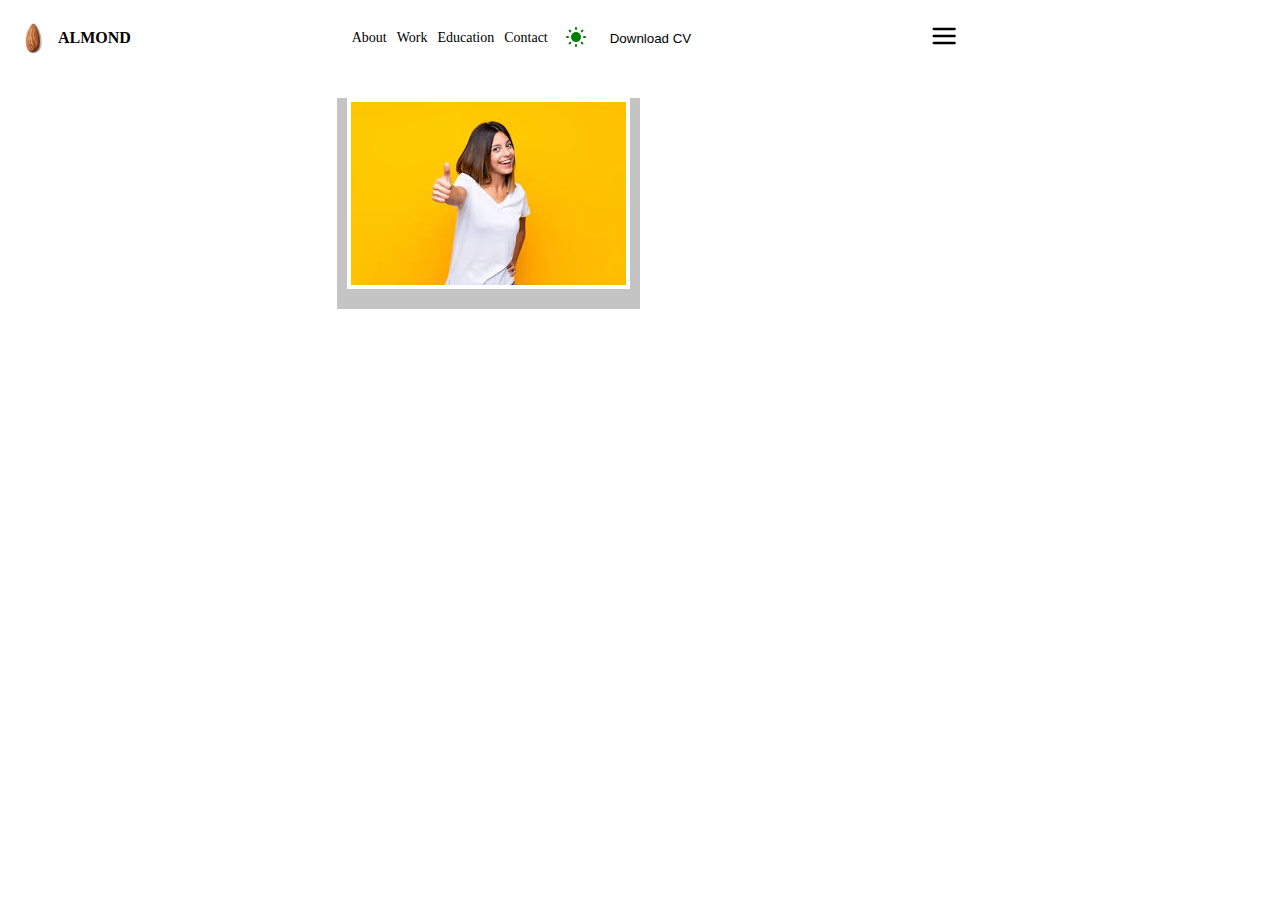
<file: cv/index.html>
<!DOCTYPE html>
<html lang="en">
<head>
    <meta charset="UTF-8">
    <meta name="viewport" content="width=device-width, initial-scale=1.0">
    <title>Document</title>
    <link rel="stylesheet" href="style.css">
</head>
<body>
    <div class="header">
        <div class="logo">
            <img src="almod.jpeg" alt="">
            <h4>ALMOND</h4>
        </div>
        <div class="header-sec2">
            <p>About</p>
            <p>Work</p>
            <p>Education</p>
            <p>Contact</p>
            <button><svg  xmlns="http://www.w3.org/2000/svg"  width="24"  height="24"  viewBox="0 0 24 24"  fill="green"  class="icon icon-tabler icons-tabler-filled icon-tabler-sun">
                <path stroke="none" d="M0 0h24v24H0z" fill="none"/>
                <path d="M12 19a1 1 0 0 1 .993 .883l.007 .117v1a1 1 0 0 1 -1.993 .117l-.007 -.117v-1a1 1 0 0 1 1 -1z" />
                <path d="M18.313 16.91l.094 .083l.7 .7a1 1 0 0 1 -1.32 1.497l-.094 -.083l-.7 -.7a1 1 0 0 1 1.218 -1.567l.102 .07z" />
                <path d="M7.007 16.993a1 1 0 0 1 .083 1.32l-.083 .094l-.7 .7a1 1 0 0 1 -1.497 -1.32l.083 -.094l.7 -.7a1 1 0 0 1 1.414 0z" />
                <path d="M4 11a1 1 0 0 1 .117 1.993l-.117 .007h-1a1 1 0 0 1 -.117 -1.993l.117 -.007h1z" />
                <path d="M21 11a1 1 0 0 1 .117 1.993l-.117 .007h-1a1 1 0 0 1 -.117 -1.993l.117 -.007h1z" />
                <path d="M6.213 4.81l.094 .083l.7 .7a1 1 0 0 1 -1.32 1.497l-.094 -.083l-.7 -.7a1 1 0 0 1 1.217 -1.567l.102 .07z" />
                <path d="M19.107 4.893a1 1 0 0 1 .083 1.32l-.083 .094l-.7 .7a1 1 0 0 1 -1.497 -1.32l.083 -.094l.7 -.7a1 1 0 0 1 1.414 0z" />
                <path d="M12 2a1 1 0 0 1 .993 .883l.007 .117v1a1 1 0 0 1 -1.993 .117l-.007 -.117v-1a1 1 0 0 1 1 -1z" />
                <path d="M12 7a5 5 0 1 1 -4.995 5.217l-.005 -.217l.005 -.217a5 5 0 0 1 4.995 -4.783z" /></svg>
            </button>
            <button>
                <p>Download CV</p>
            </button>
        </div>
        <div class="menuBar">
            <svg  xmlns="http://www.w3.org/2000/svg"  width="40"  height="28"  viewBox="0 0 24 24"  fill="none"  stroke="currentColor"  stroke-width="2"  stroke-linecap="round"  stroke-linejoin="round"  class="icon icon-tabler icons-tabler-outline icon-tabler-menu-2">
                <path stroke="none" d="M0 0h24v24H0z" fill="none"/><path d="M4 6l18 0" /><path d="M4 12l18 0" />
                <path d="M4 18l18 0" /></svg>
        </div>
    </div>
    <div class="Picture">
        <div class="profile">
            <img src="profile.jpeg" alt="">
        </div>
    </div>
</body>
</html>
</file>
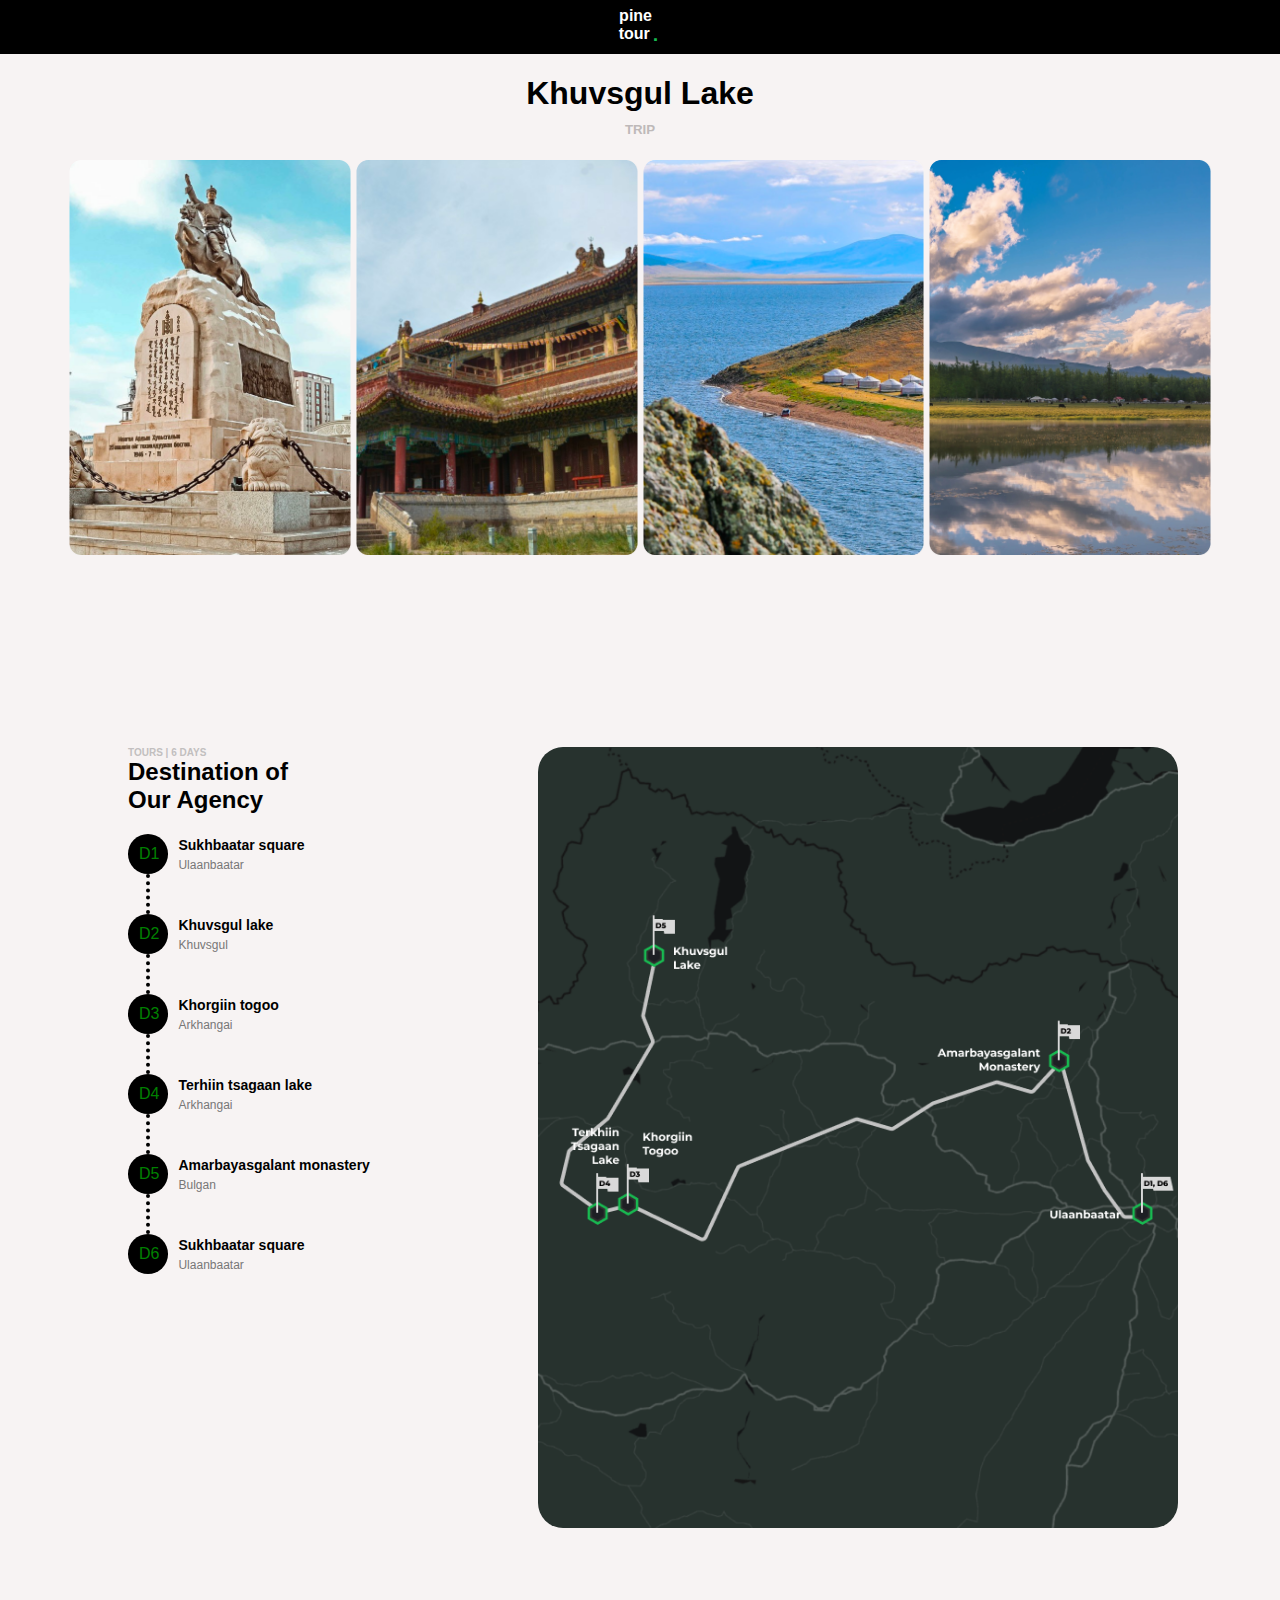
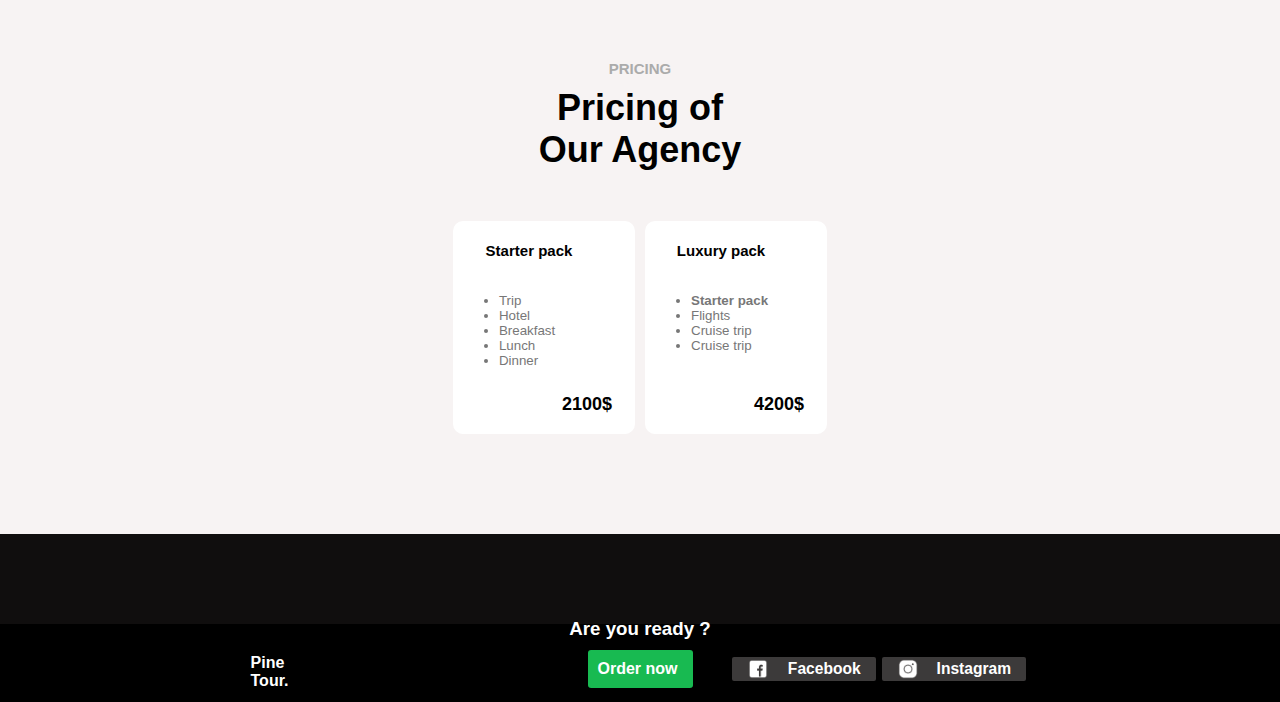
<file: first/index.html>
<!DOCTYPE html>
<html>

<head>
    <title>Pine tour</title>
    <style>
        .header {
            display: flex;
            align-items: center;
            flex-direction: column ;
            justify-content: center;
            background-color: black;
            margin: 0%;
            height: 6vh;
        }
        .headerText {
            color: white;
            margin: 0px;
            font-size: 16px;
            font-family: "Lexend Deca", sans-serif;
        }
        .greenDot{
            display: flex;
            flex-direction: row;
            justify-content: center;
        }
        .pics {
            display: flex;
            justify-content: center;
            gap: 5px;
        }
        img {
            width: 22vw;
            object-fit: cover;
        }
        .faceIns {
            display: flex;
            justify-content: space-around;
        }
        button {
            border: none;
        }
        button:hover {
            border: 1px solid #18BA51;
        }
        @media screen and (max-width:670px) {
            .faceIns {
                display: block;
            }

            .bot1 {
                width: 130px;
            }
        }
        .namePine {
            text-align: center;
        }
        .sec2{
            margin: 10%; 
            display: flex; 
            margin-top: 15%; 
        }
        .sec2Word{
            margin: 0%;
        }
        .bigD {
            background-color: black;
            border-radius: 100%;
            width: fit-content;
            padding: 10px;
            height: fit-content;
            margin-right: 10px;
        }
        .dNum {
            color: green;
            text-align: center;
            margin: 5%;
        }
        .blackDot {
            height: 40px;
            width: 5px;
            border-left: 4px dotted black;
            margin-left: 18px;
        }
        .nameBox{
            display: flex;
            flex-direction: column;
            justify-content: space-around;
        }
        .monasteryName {
            margin: 0;
            text-align: center;
            font-size: 14px;
        }
        .provinceName {
            color: #777777;
            margin: 0;
            font-size: 12px;
        }
        .sec3{
            display: block; 
            justify-content: center; text-align: center;
        }
        .sec3Word {
            margin: 0;
            font-size: 36px ;
        }
        .sec4 {
            display: flex;
            justify-content: center;
            gap: 10px;
            margin-top: 50px;
            margin-bottom: 100px;
        }
        .sec4Button {
            background-color: white;
            border-radius: 10px;
        }
        .sec4Buttonhead {
            display: flex;
            justify-content: center;
            font-size: 15px;
            margin-right: 30px;
        }
        .Lists {
            color: #777777;
            float: left;
            text-align: start;
            height: 70px;
            width: 80px;
        }
        .price{
            float: right; 
            margin-right: 10%;
            font-size: large;
        }
        .ready {
            display: flex;
            flex-direction: column;
            align-items: center;
            background-color: rgb(16, 14, 14);
            height: 10vh;
            color: white;
        }
        .footer {
            display: flex;
            justify-content: space-around;
            background-color: black;
            height: 2vh;
            padding: 30px;
            color: white;
        }
        .Footerbutton {
            border: solid black;
            display: flex;
            flex-direction: row;
            align-items: center;
            justify-content: space-around;
            background-color: rgb(60, 58, 58);
            width: 150px;
            height: 30px;
            border-radius: 5px;
            color: white;
        }
        .footerLogo {
            width: 20px;
            height: 20px;
            float: left;
            margin: 0px;
        }
        
        body{
            margin: 0; 
            background-color: rgb(247, 243, 243); 
            font-family: "Montserrat", sans-serif;
        }
    </style>
</head>

<body>
    <div class="header">
        <h1 class="headerText">pine &nbsp; </h1>
        <div class="greenDot">
            <h1 class="headerText">tour</h1>
            <h1 style="color:#18BA51; margin: 0%; font-size:larger; font-family:'Courier New', Courier, monospace;">.</h1>
        </div>
    </div>

    <div class="namePine">
        <h1 style=" margin-bottom: 0%;">Khuvsgul Lake</h1>
        <h5 style="color: rgb(190, 185, 185); 
        margin-top: 10px; 
        ">TRIP</h5>
    </div>

    <div class="pics">
        <img src="image 27.png" alt="sukhTalbai">
        <img src="Frame 16.png" alt="khiid">
        <img src="image 25.png" alt="lake1">
        <img src="image 28.png" alt="lake2">
    </div>

    <div class="sec2">
        <div style="width: 40%;">
            <div style="margin-bottom: 5% ;">
                <p style="color: rgb(194, 191, 191); margin: 0; font-size: 10px; ">
                    <b>TOURS | 6 DAYS</b></p>
                <h2 class="sec2Word">Destination of </h2>
                <h2 class="sec2Word">Our Agency</h2>
            </div>
            <div style="display: flex; ">
                <div class="bigD">
                    <p class="dNum">D1</p>
                </div>
                <div class="nameBox">
                    <h5 class="monasteryName">Sukhbaatar square</h5>
                    <p class="provinceName">Ulaanbaatar</p>
                </div>
            </div>

            <div class="blackDot">
            </div>

            <div style="display: flex;">
                <div class="bigD">
                    <p class="dNum">D2</p>
                </div>
                <div class="nameBox">
                    <h5 class="monasteryName">Khuvsgul lake </h5>
                    <p class="provinceName">Khuvsgul</p>
                </div>
            </div>

            <div class="blackDot">
            </div>

            <div style="display: flex;">
                <div class="bigD">
                    <p class="dNum">D3</p>
                </div>
                <div class="nameBox">
                    <h5 class="monasteryName">Khorgiin togoo </h5>
                    <p class="provinceName">Arkhangai</p>
                </div>
            </div>

            <div class="blackDot">
            </div>

            <div style="display: flex;">
                <div class="bigD">
                    <p class="dNum">D4</p>
                </div>
                <div class="nameBox">
                    <h5 class="monasteryName">Terhiin tsagaan lake </h5>
                    <p class="provinceName">Arkhangai</p>
                </div>
            </div>

            <div class="blackDot">
            </div>

            <div style="display: flex;">
                <div class="bigD">
                    <p class="dNum">D5</p>
                </div>
                <div class="nameBox">
                    <h5 class="monasteryName">Amarbayasgalant monastery </h5>
                    <p class="provinceName">Bulgan</p>
                </div>
            </div>

            <div class="blackDot">
            </div>

            <div style="display: flex;">
                <div class="bigD">
                    <p class="dNum">D6</p>
                </div>
                <div class="nameBox">
                    <h5 class="monasteryName">Sukhbaatar square </h5>
                    <p class="provinceName">Ulaanbaatar</p>
                </div>
            </div>
        </div>
        <div style="width: 60%;">
            <img src="Group 26.png" alt=""
                style="width: 50vw; height: fit-content; border-radius: 25px; ">
        </div>
    </div>

    <div class="sec3">
        <p
            style="color: #ABABAB; margin-bottom: 10px; font-size: 15px;">
             <b>PRICING</b></p>
        <h2 class="sec3Word">Pricing of </h2>
        <h2 class="sec3Word">Our Agency</h2>
    </div>

    <div class="sec4">
        <button class="sec4Button">
            <h4 class="sec4Buttonhead">Starter pack</h4>
            <ul class="Lists">
                <li>Trip</li>
                <li>Hotel</li>
                <li>Breakfast</li>
                <li>Lunch</li>
                <li>Dinner</li>
            </ul>
            <h3 class="price">2100$</h3>
        </button>
        <button class="sec4Button">
            <h4 class="sec4Buttonhead">Luxury pack</h4>
            <ul class="Lists">
                <li><b>Starter pack</b></li>
                <li>Flights</li>
                <li>Cruise trip</li>
                <li>Cruise trip</li>
                <br>
            </ul>
            <h3 class="price">4200$</h3>
        </button>
    </div>

    <div class="ready">
        <h3 style="padding-top: 65px ; margin-bottom: 10px;">Are you ready ?</h3>
        <a href="page2.html"
            style=" display: flex; background-color: #18BA51;padding: 10px; border-radius: 3px; margin-top: 0%; text-decoration: none; width: 85px; color: white;">
            <b>Order now </b></a>
    </div>

    <div class="footer">
        <div>
            <h1 class="headerText">Pine</h1>
            <h1 class="headerText">Tour.</h1>
        </div>
        <div class="faceIns" >
            <button class="Footerbutton">
                    <img class="footerLogo" src="Frame.png" alt="">
                    <h3 style="margin: 0px;">Facebook</h3>

            </button>
            <button class="Footerbutton">
                    <img class="footerLogo" src="Frame (1).png" alt="">
                    <h3 style="margin: 0px;">Instagram</h3>
            </button>
        </div>

    </div>
</body>

</html>
</file>
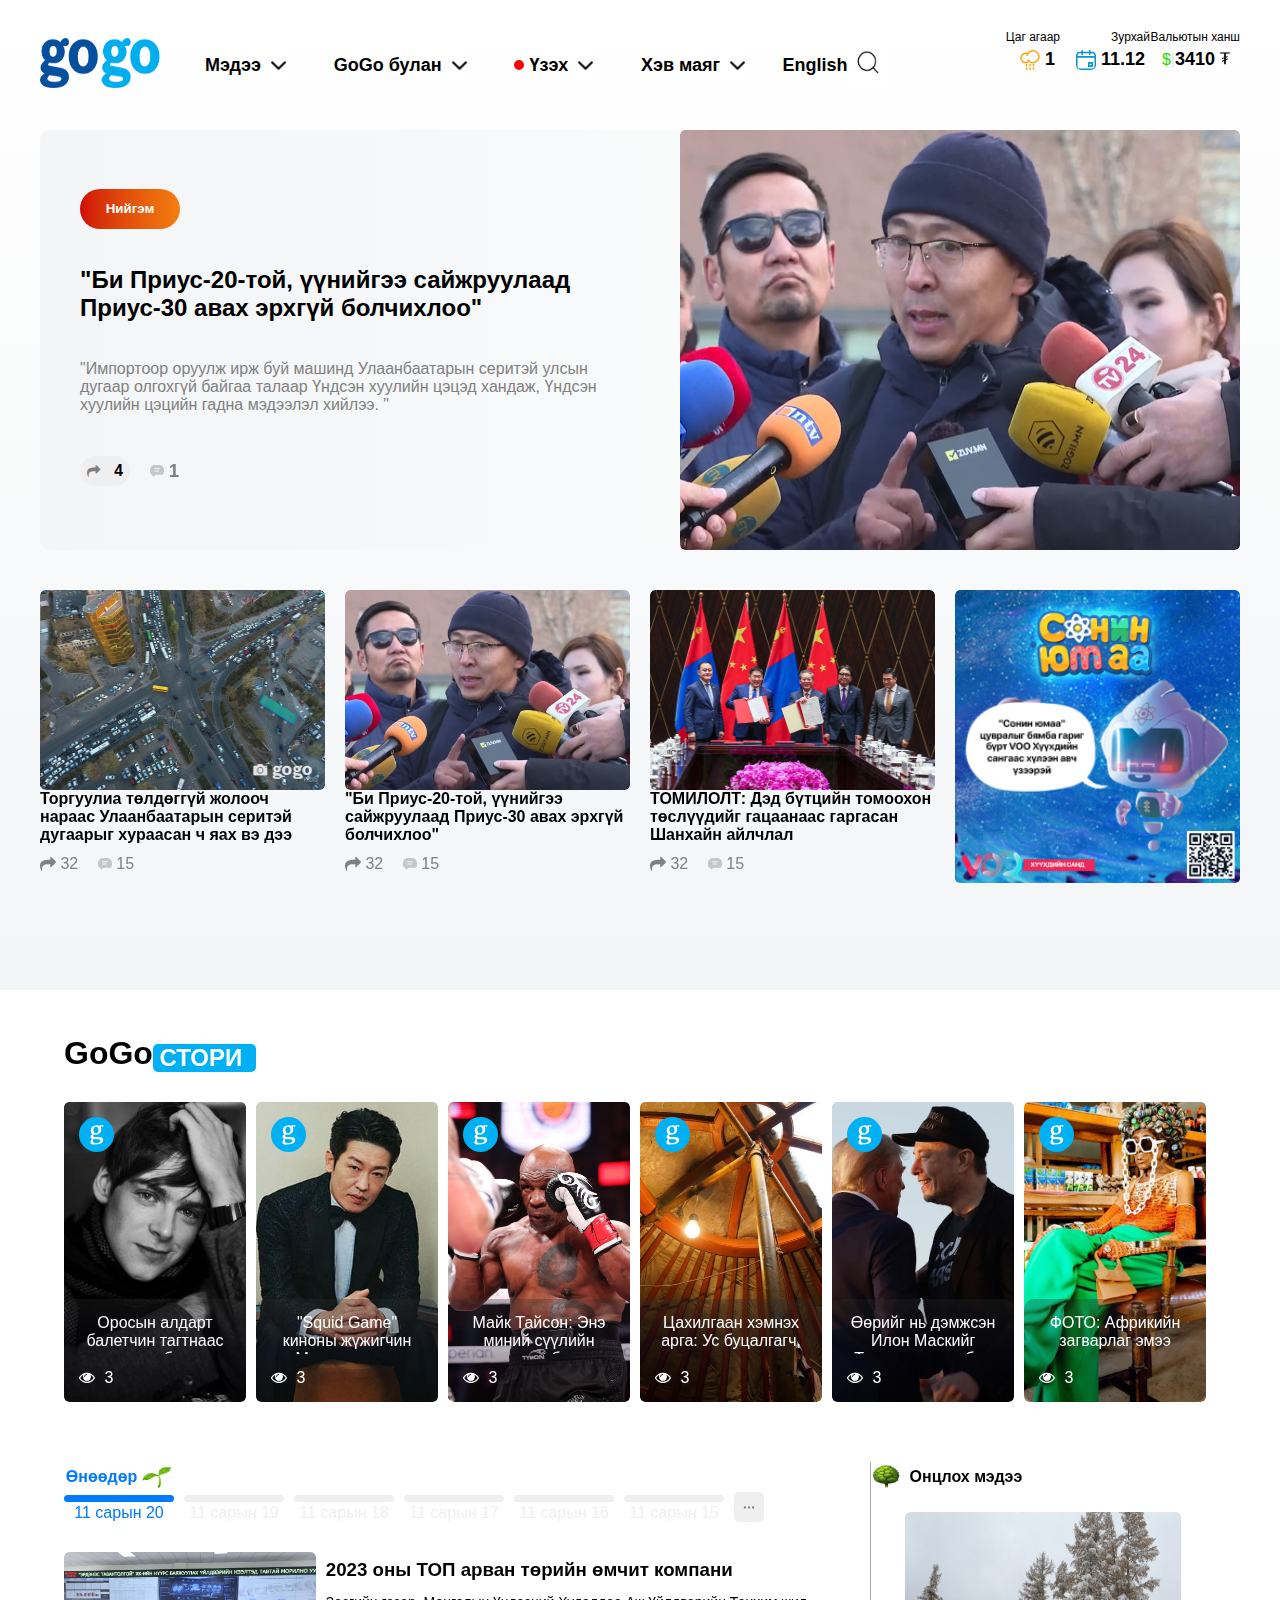
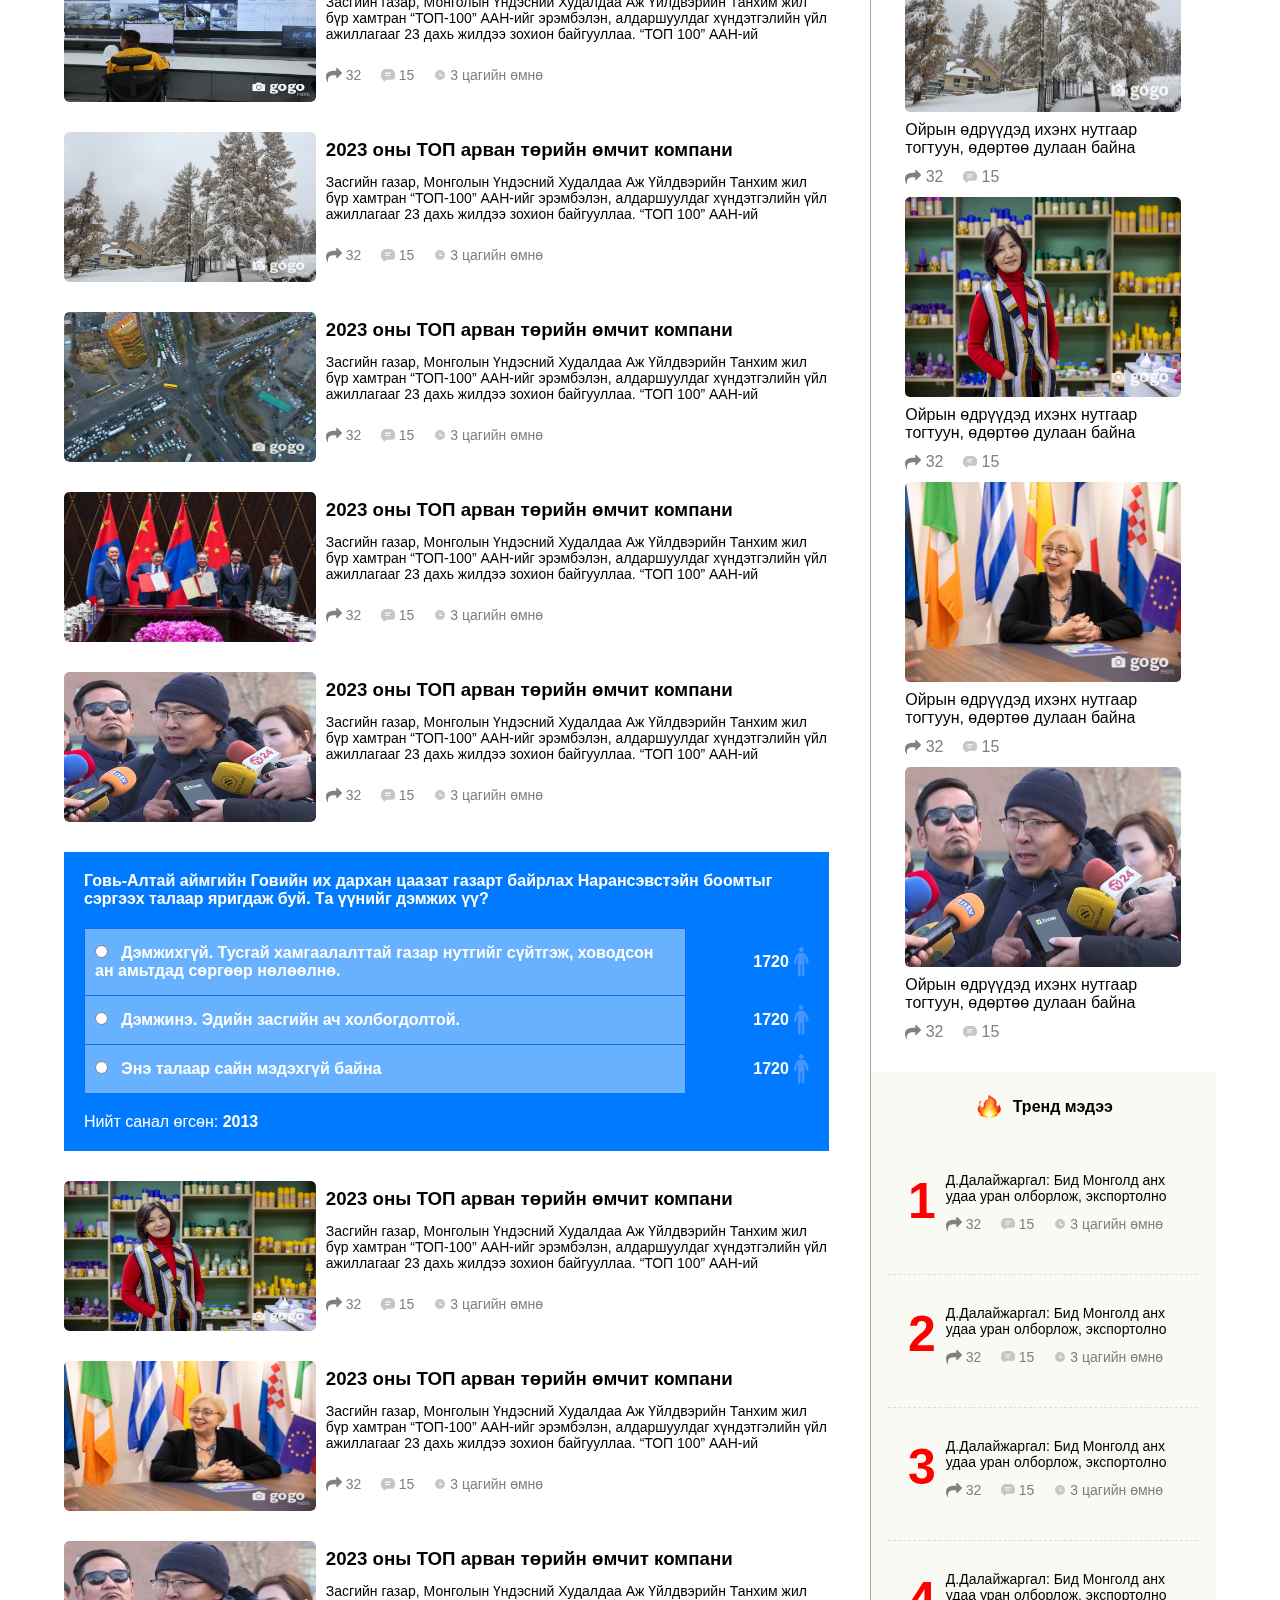
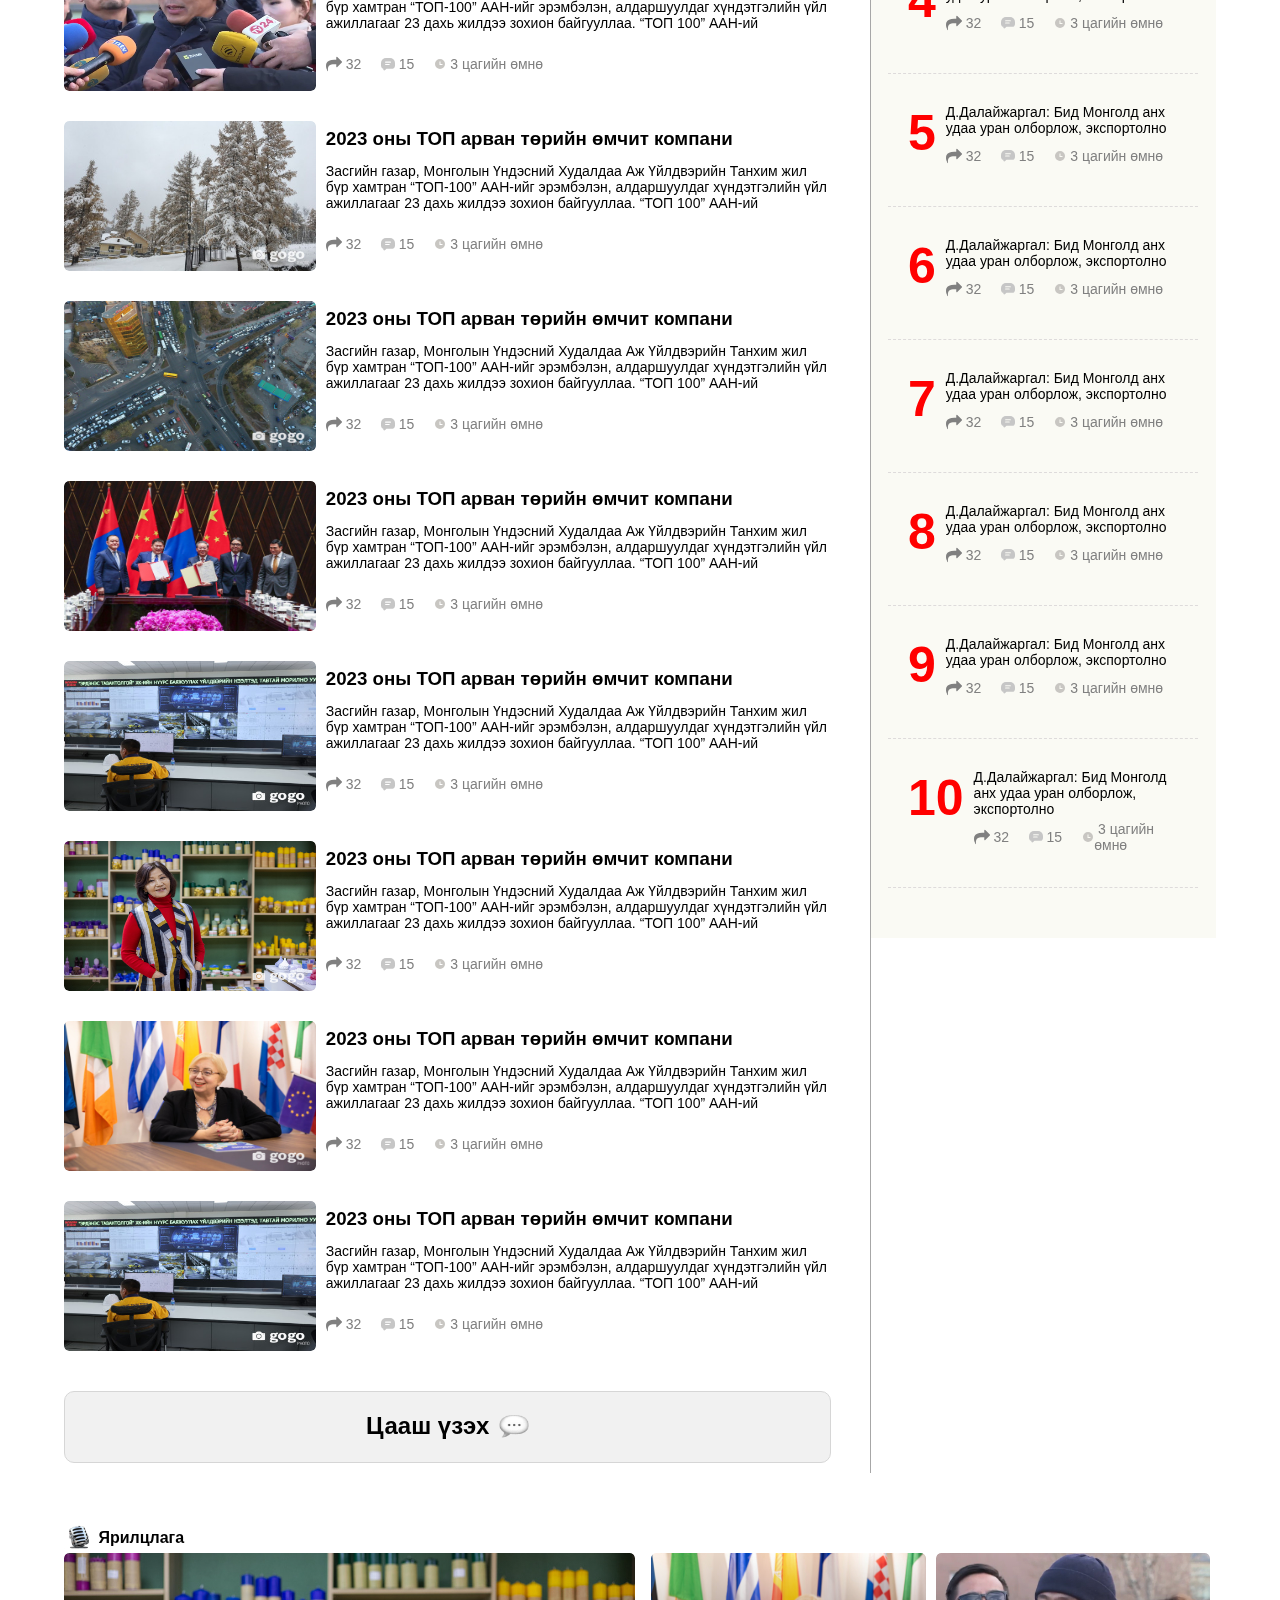
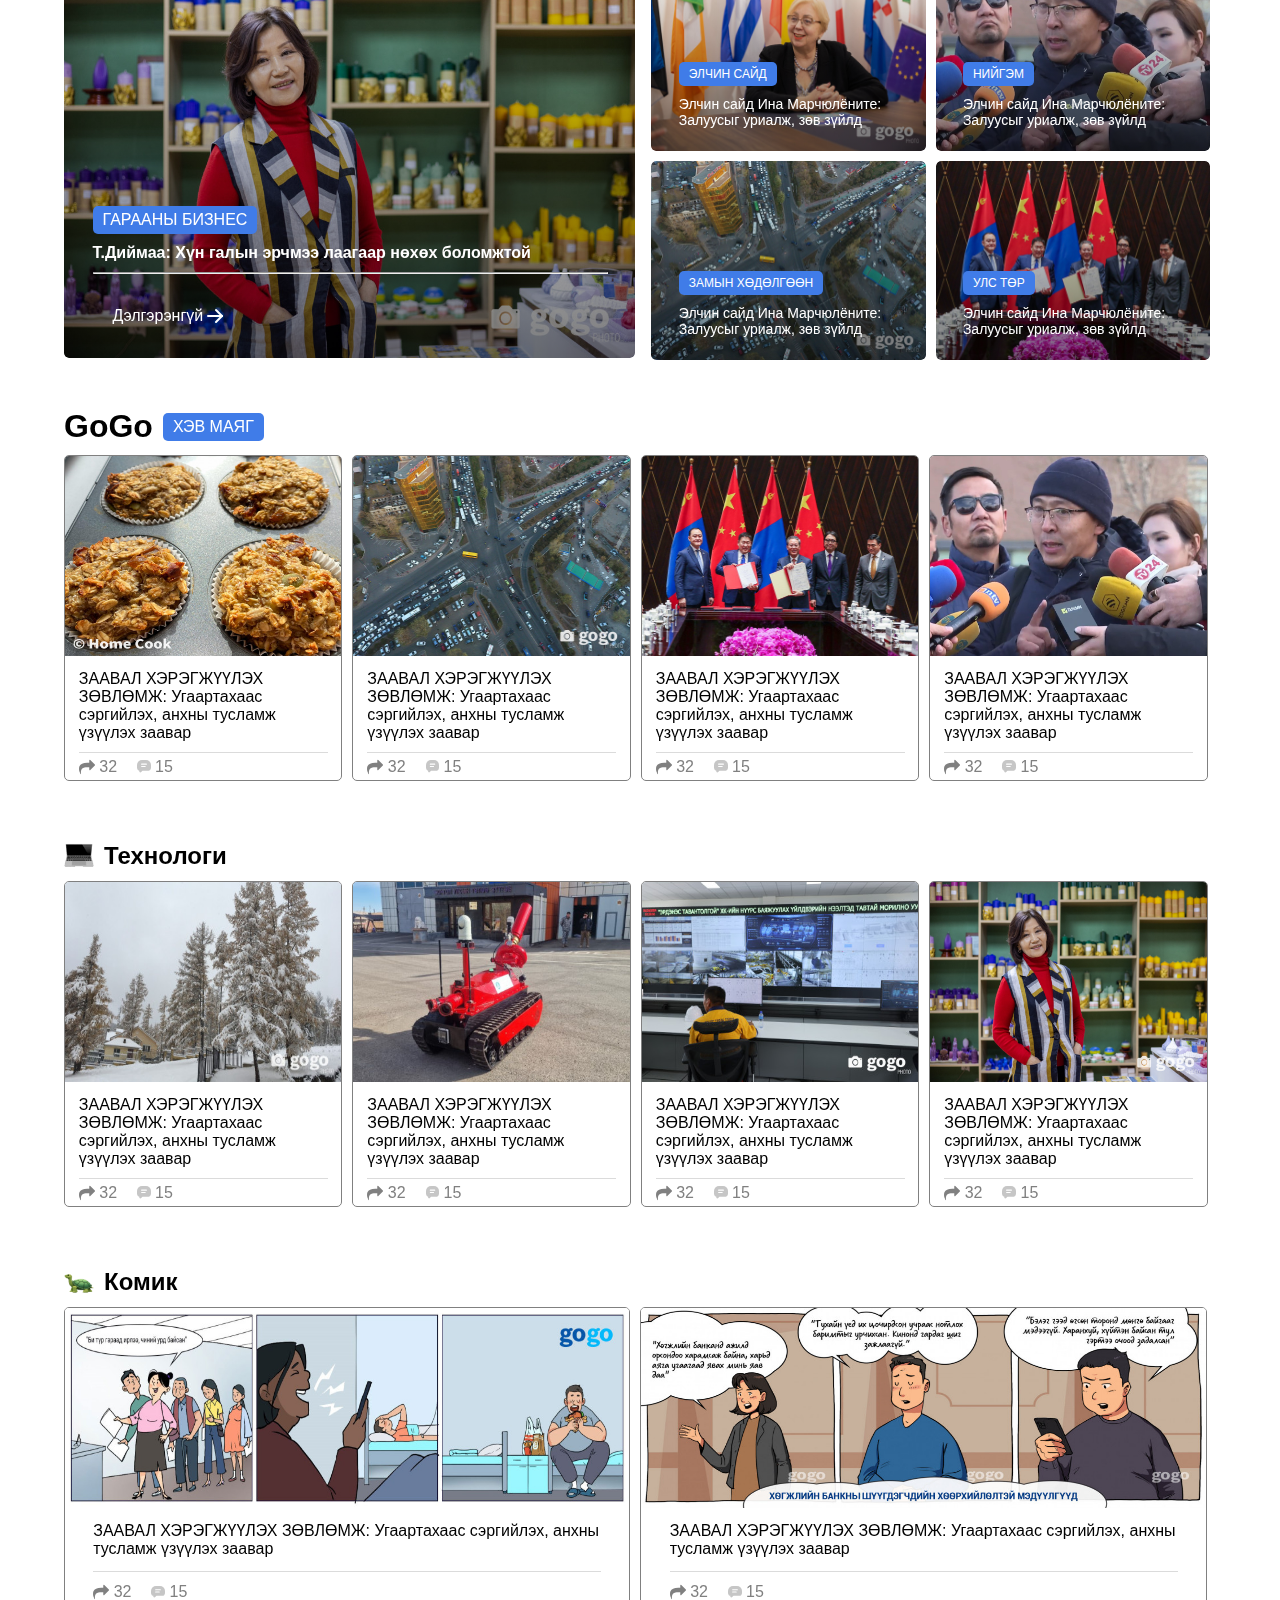
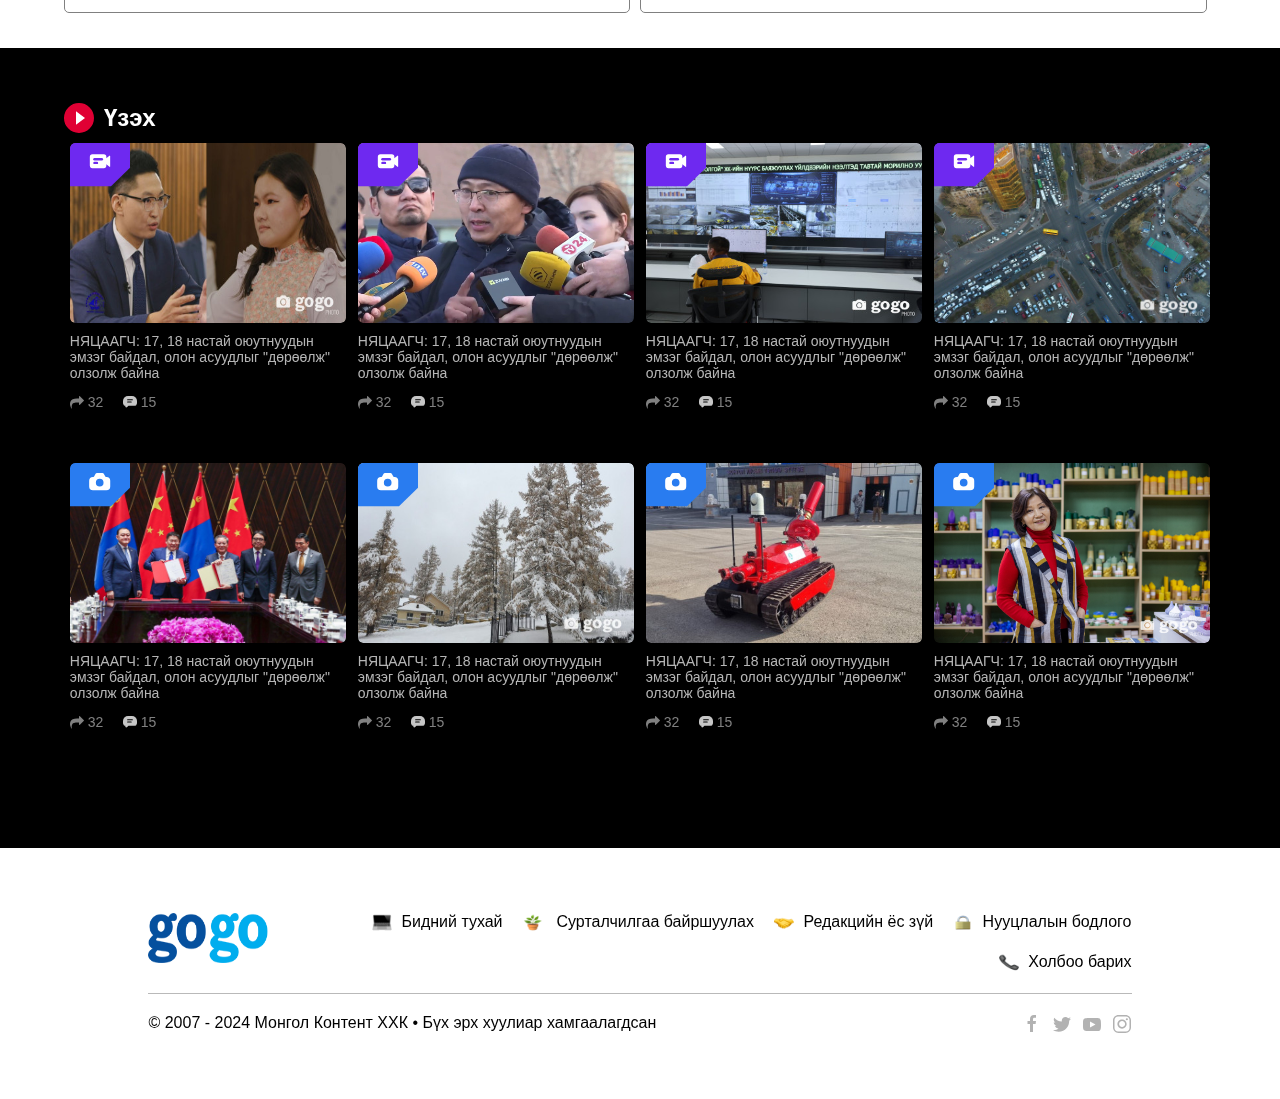
<file: gogo/index.html>
<!DOCTYPE html>
<html lang="en">
  <head>
    <meta charset="UTF-8" />
    <meta name="viewport" content="width=device-width, initial-scale=1.0" />
    <title>gogo.mn</title>
    <link rel="stylesheet" href="gogo.css" />
    <link
      rel="stylesheet"
      href="https://cdnjs.cloudflare.com/ajax/libs/font-awesome/4.7.0/css/font-awesome.min.css" />
  </head>
  <body>
    <div class="bigSection1">
      <div class="container">
        <div class="header">
          <div class="headerB">
            <div id="headerSec1">
              <div><img class="logo" src="gogo-logo.png" alt /></div>
              <div class="but1">
                <button class="view">
                  <h3>Мэдээ &nbsp;</h3>
                  <img class="downMenu" src="down-menu.png" alt />
                </button>
                <button class="view">
                  <h3>GoGo булан &nbsp;</h3>
                  <img class="downMenu" src="down-menu.png" alt />
                </button>
                <button class="view">
                  <div class="redDot"></div>
                  <h3>&nbsp;Үзэх &nbsp;</h3>
                  <img class="downMenu" src="down-menu.png" alt />
                </button>
                <button class="view">
                  <h3>Хэв маяг &nbsp;</h3>
                  <img class="downMenu" src="down-menu.png" alt />
                </button>
              </div>
              <div class="but2">
                <button><h3>English</h3></button>
                <button>
                  <img class="searchIcon" src="searchIcon.png" alt />
                </button>
              </div>
            </div>
            <div id="headerSec2">
              <div class="boxHeader">
                <p>Цаг агаар</p>
                <div class="boxHeaderIn">
                  <img class="headerSec2Img" src="icon-rain-cloud.svg" alt />
                  <h3>&nbsp;1</h3>
                </div>
              </div>
              <div class="boxHeader">
                <p>Зурхай</p>
                <div class="boxHeaderIn">
                  <img class="headerSec2Img" src="calendar-icon.svg" alt />
                  <h3>&nbsp;11.12</h3>
                </div>
              </div>
              <div class="boxHeader">
                <p>Вальютын ханш</p>
                <div class="boxHeaderIn">
                  <span style="color: #2adb00">$</span>
                  <span style="opacity: 0.1">|</span>
                  <h3>3410</h3>
                  <img class="headerSec2Img" src="tugrik.png" alt />
                </div>
              </div>
            </div>
          </div>
          <div class="hidden-menu">
            <svg xmlns="http://www.w3.org/2000/svg" width="23.899" height="18.471" viewBox="0 0 23.899 18.471">
              <g id="Group_402" data-name="Group 402" transform="translate(1.5 1.5)">
                <line id="Line_61" data-name="Line 61" x2="20.899" transform="translate(0 0)" fill="none" stroke="#000" stroke-linecap="round" stroke-width="3"/>
                <line id="Line_62" data-name="Line 62" x2="10.347" transform="translate(0 7.735)" fill="none" stroke="#000" stroke-linecap="round" stroke-width="3"/>
                <line id="Line_63" data-name="Line 63" x2="20.899" transform="translate(0 15.471)" fill="none" stroke="#000" stroke-linecap="round" stroke-width="3"/>
              </g>
            </svg>
          </div>
        </div>
        <div class="Sec1">
          <div class="sec1text">
            <button class="sec1Button">
              <h4>Нийгэм</h4>
            </button>
            <h2>
              "Би Приус-20-той, үүнийгээ сайжруулаад Приус-30 авах эрхгүй
              болчихлоо"
            </h2>
            <p style="color: gray">
              "Импортоор оруулж ирж буй машинд Улаанбаатарын серитэй улсын дугаар
              олгохгүй байгаа талаар Үндсэн хуулийн цэцэд хандаж, Үндсэн хуулийн
              цэцийн гадна мэдээлэл хийлээ. "
            </p>
            <div class="newsFoot">
              <button class="shareButton">
                <i class="fa fa-share , rote"></i>
                <h3>4</h3>
              </button>
              <a href>
                <img src="comment-icon.svg" alt />
                <h3>&nbsp;1</h3>
              </a>
            </div>
          </div>
          <div class="sec1photo">
            <img class="newsPhoto" src="sec1big.jpg" style="height: 100%" />
            <div class="blacky">
              <h4>Дэлгэрэнгүй унших </h4>
              <svg xmlns="http://www.w3.org/2000/svg"
                width="24"
                height="24"
                viewBox="0 0 24 24"
                fill="none"
                stroke="white"
                stroke-width="2"
                stroke-linecap="round"
                stroke-linejoin="round"
                class="icon icon-tabler icons-tabler-outline icon-tabler-arrow-right">
                <path stroke="none"
                  d="M0 0h24v24H0z"
                  fill="none" />
                <path d="M5 12l14 0" />
                <path d="M13 18l6 -6" />
                <path d="M13 6l6 6" />
              </svg>
            </div>
          </div>
        </div>
        <div class="Sec2">
          <div class="Sec2SmallNews">
            <div class="newsPhotBox">
              <img class="newsPhoto" src="pic1Sec2.jpeg" alt />
              <div class="blacky">
                <h4>Унших </h4>
                <svg xmlns="http://www.w3.org/2000/svg"
                  width="24"
                  height="24"
                  viewBox="0 0 24 24"
                  fill="none"
                  stroke="white"
                  stroke-width="2"
                  stroke-linecap="round"
                  stroke-linejoin="round"
                  class="icon icon-tabler icons-tabler-outline icon-tabler-arrow-right">
                  <path stroke="none"
                    d="M0 0h24v24H0z"
                    fill="none" />
                  <path d="M5 12l14 0" />
                  <path d="M13 18l6 -6" />
                  <path d="M13 6l6 6" />
                </svg>
              </div>
            </div>
            <h4>
              Торгуулиа төлдөггүй жолооч нараас Улаанбаатарын серитэй дугаарыг
              хураасан ч яах вэ дээ
            </h4>
            <div class="newsFoot">
              <a href>
                <i class="fa fa-share"></i>
                <p>&nbsp;32</p>
              </a>
              <a href>
                <img src="comment-icon.svg" alt />
                <p>&nbsp;15</p>
              </a>
            </div>
          </div>
          <div class="Sec2SmallNews">
            <div class="newsPhotBox">
              <img class="newsPhoto" src="sec1big.jpg" alt />
              <div class="blacky">
                <h4>Унших </h4>
                <svg xmlns="http://www.w3.org/2000/svg"
                  width="24"
                  height="24"
                  viewBox="0 0 24 24"
                  fill="none"
                  stroke="white"
                  stroke-width="2"
                  stroke-linecap="round"
                  stroke-linejoin="round"
                  class="icon icon-tabler icons-tabler-outline icon-tabler-arrow-right">
                  <path stroke="none"
                    d="M0 0h24v24H0z"
                    fill="none" />
                  <path d="M5 12l14 0" />
                  <path d="M13 18l6 -6" />
                  <path d="M13 6l6 6" />
                </svg>
              </div>
            </div>
            <h4>
              "Би Приус-20-той, үүнийгээ сайжруулаад Приус-30 авах эрхгүй
              болчихлоо"
            </h4>
            <div class="newsFoot">
              <a href>
                <i class="fa fa-share"></i>
                <p>&nbsp;32</p>
              </a>
              <a href>
                <img src="comment-icon.svg" alt />
                <p>&nbsp;15</p>
              </a>
            </div>
          </div>
          <div class="Sec2SmallNews">
            <div class="newsPhotBox">
              <img class="newsPhoto" src="pic3Sec2.jpg" alt />
              <div class="blacky">
                <h4>Унших </h4>
                <svg xmlns="http://www.w3.org/2000/svg"
                  width="24"
                  height="24"
                  viewBox="0 0 24 24"
                  fill="none"
                  stroke="white"
                  stroke-width="2"
                  stroke-linecap="round"
                  stroke-linejoin="round"
                  class="icon icon-tabler icons-tabler-outline icon-tabler-arrow-right">
                  <path stroke="none"
                    d="M0 0h24v24H0z"
                    fill="none" />
                  <path d="M5 12l14 0" />
                  <path d="M13 18l6 -6" />
                  <path d="M13 6l6 6" />
                </svg>
              </div>
            </div>
            <h4>
              ТОМИЛОЛТ: Дэд бүтцийн томоохон төслүүдийг гацаанаас гаргасан Шанхайн
              айлчлал
            </h4>
            <div class="newsFoot">
              <a href>
                <i class="fa fa-share"></i>
                <p>&nbsp;32</p>
              </a>
              <a href>
                <img src="comment-icon.svg" alt />
                <p>&nbsp;15</p>
              </a>
            </div>
          </div>
          <div class="Sec2SmallNews">
            <img style="height: auto" src="b2.jpg" alt />
          </div>
        </div>
        <div class="hidden-part">
          <div class="hidden-top">
            <div class="hide">
              <img class="hide-img" src="hidden-part-img1.jpg" alt="">
              <div class="hide-text">
                <button class="sec1Button">
                  <h5>Нийгэм</h5>
                </button>
                <h4>
                  "Би Приус-20-той, үүнийгээ сайжруулаад Приус-30 авах эрхгүй
                  болчихлоо"
                </h4>
                <div class="newsFoot">
                  <button class="shareButton">
                    <i class="fa fa-share , rote"></i>
                    <h3>4</h3>
                  </button>
                  <a href>
                    <img src="comment-icon.svg" alt />
                    <h3>&nbsp;1</h3>
                  </a>
                </div>
              </div>
            </div>
            <div class="hide">
              <img class="hide-img" src="hidden-part-img2.jpg" alt="">
              <div class="hide-text">
                <button class="sec1Button">
                  <h5>Нийгэм</h5>
                </button>
                <h4>
                  "Би Приус-20-той, үүнийгээ сайжруулаад Приус-30 авах эрхгүй
                  болчихлоо"
                </h4>
                <div class="newsFoot">
                  <button class="shareButton">
                    <i class="fa fa-share , rote"></i>
                    <h3>4</h3>
                  </button>
                  <a href>
                    <img src="comment-icon.svg" alt />
                    <h3>&nbsp;1</h3>
                  </a>
                </div>
              </div>
            </div>
            <div class="hide">
              <img class="hide-img" src="hidden-part-img3.jpg" alt="">
              <div class="hide-text">
                <button class="sec1Button">
                  <h5>Нийгэм</h5>
                </button>
                <h4>
                  "Би Приус-20-той, үүнийгээ сайжруулаад Приус-30 авах эрхгүй
                  болчихлоо"
                </h4>
                <div class="newsFoot">
                  <button class="shareButton">
                    <i class="fa fa-share , rote"></i>
                    <h3>4</h3>
                  </button>
                  <a href>
                    <img src="comment-icon.svg" alt />
                    <h3>&nbsp;1</h3>
                  </a>
                </div>
              </div>
            </div>
            <div class="hide">
              <img class="hide-img" src="hidden-part-img5.jpeg" alt="">
              <div class="hide-text">
                <button class="sec1Button">
                  <h5>Нийгэм</h5>
                </button>
                <h4>
                  ГУТАЛ: #32: “Хөхний чинь зураг байгаа шүү, хөөрхөн өө”
                </h4>
                <div class="newsFoot">
                  <button class="shareButton">
                    <i class="fa fa-share , rote"></i>
                    <h3>4</h3>
                  </button>
                  <a href>
                    <img src="comment-icon.svg" alt />
                    <h3>&nbsp;1</h3>
                  </a>
                </div>
              </div>
            </div>
          </div>
          <div class="hidden-bottom">
            <button>
              <img class="Icon" src="tree.png" alt="">
              <h4>Онцлох</h4>
            </button>
            <button style="background-color: #0050a4;">
              <img class="Icon" src="todaynews.png" alt="">
              <h4>Шинэ</h4>
            </button>
            <button>
              <img class="Icon" src="trend-fire.png" alt="">
              <h4>Тренд</h4>
            </button>
          </div>
        </div>
      </div>
    </div>
    <div class="gogoStory">
      <div class="container">
        <div class="StoryHead">
          <h1 style="color: black">GoGo</h1>
          <h2
            style="
              background-color: #00b0f4;
              font-weight: 1500;
              border-radius: 5px;
              height: auto;
            ">
            &nbsp;СТОРИ &nbsp;
          </h2>
        </div>
        <div class="bodies">
          <div class="Story">
            <img class="storyPhoto" src="story-img4.jpg" alt />
            <img class="GPhoto" src="g.svg" alt />
            <div class="storyFoot">
              <p class="storyText">
                Оросын алдарт балетчин тагтнаас унаж нас баржээ
              </p>
              <div class="StorySeen">
                <i class="fa fa-eye , seen"></i>
                <p>&nbsp;3</p>
              </div>
            </div>
          </div>
          <div class="Story">
            <img class="storyPhoto" src="story-img1.jpg" alt />
            <img class="GPhoto" src="g.svg" alt />
            <div class="storyFoot">
              <p class="storyText">
                "Squid Game" киноны жүжигчин Монголд ирнэ
              </p>
              <div class="StorySeen">
                <i class="fa fa-eye , seen"></i>
                <p>&nbsp;3</p>
              </div>
            </div>
          </div>
          <div class="Story">
            <img class="storyPhoto" src="story-img5.jpg" alt />
            <img class="GPhoto" src="g.svg" alt />
            <div class="storyFoot">
              <p class="storyText">
                Майк Тайсон: Энэ миний сүүлийн тулаан биш
              </p>
              <div class="StorySeen">
                <i class="fa fa-eye , seen"></i>
                <p>&nbsp;3</p>
              </div>
            </div>
          </div>
          <div class="Story">
            <img class="storyPhoto" src="story-img3.jpeg" alt />
            <img class="GPhoto" src="g.svg" alt />
            <div class="storyFoot">
              <p class="storyText">
                Цахилгаан хэмнэх арга: Ус буцалгагч, данхны дотор талыг цэвэрлээрэй
              </p>
              <div class="StorySeen">
                <i class="fa fa-eye , seen"></i>
                <p>&nbsp;3</p>
              </div>
            </div>
          </div>
          <div class="Story">
            <img class="storyPhoto" src="story1.jpg" alt />
            <img class="GPhoto" src="g.svg" alt />
            <div class="storyFoot">
              <p class="storyText">
                Өөрийг нь дэмжсэн Илон Маскийг Трамп ямар албан тушаалд томилов?
              </p>
              <div class="StorySeen">
                <i class="fa fa-eye , seen"></i>
                <p>&nbsp;3</p>
              </div>
            </div>
          </div>
          <div class="Story">
            <img class="storyPhoto" src="story-img2.jpg" alt />
            <img class="GPhoto" src="g.svg" alt />
            <div class="storyFoot">
              <p class="storyText">
                ФОТО: Африкийн загварлаг эмээ
              </p>
              <div class="StorySeen">
                <i class="fa fa-eye , seen"></i>
                <p>&nbsp;3</p>
              </div>
            </div>
          </div>
          <div class="Story">
            <img class="storyPhoto" src="story1.jpg" alt />
            <img class="GPhoto" src="g.svg" alt />
            <div class="storyFoot">
              <p class="storyText">
                Өөрийг нь дэмжсэн Илон Маскийг Трамп ямар албан тушаалд томилов?
              </p>
              <div class="StorySeen">
                <i class="fa fa-eye , seen"></i>
                <p>&nbsp;3</p>
              </div>
            </div>
          </div>
        </div>
      </div>
    </div>
    <div class="bigSection3">
      <div class="container">
        <div class="Today">
          <div class="Sec3Head">
            <div class="blue-box">
              <div style="display: flex; gap: 5px; align-items: center">
                <h4>Өнөөдөр</h4>
                <img src="todaynews.png" alt class="Icon" />
              </div>
              <div class="chopBlue"></div>
              <p>11 сарын 20</p>
            </div>
            <div class="gray-box">
              <div class="chop"></div>
              <p>11 сарын 19</p>
            </div>
            <div class="gray-box">
              <div class="chop"></div>
              <p>11 сарын 18</p>
            </div>
            <div class="gray-box">
              <div class="chop"></div>
              <p>11 сарын 17</p>
            </div>
            <div class="gray-box">
              <div class="chop"></div>
              <p>11 сарын 16</p>
            </div>
            <div class="gray-box">
              <div class="chop"></div>
              <p>11 сарын 15</p>
            </div>
            <button class="menu">
              <svg
                xmlns="http://www.w3.org/2000/svg"
                width="14"
                height="21"
                viewBox="0 0 24 24"
                fill="none"
                stroke="gray"
                stroke-width="2"
                stroke-linecap="round"
                stroke-linejoin="round"
                class="icon icon-tabler icons-tabler-outline icon-tabler-dots">
                <path stroke="none" d="M0 0h24v24H0z" fill="none" />
                <path d="M5 12m-1 0a1 1 0 1 0 2 0a1 1 0 1 0 -2 0" />
                <path d="M12 12m-1 0a1 1 0 1 0 2 0a1 1 0 1 0 -2 0" />
                <path d="M19 12m-1 0a1 1 0 1 0 2 0a1 1 0 1 0 -2 0" />
              </svg>
            </button>
          </div>
          <div class="Sec3Body">
            <div class="Sec3News order-top">
              <div class="Sec3News-img">
                <img src="Sec3img.jpeg" alt />
                <div class="blacky">
                  <h4>Унших </h4>
                  <svg xmlns="http://www.w3.org/2000/svg"
                    width="24"
                    height="24"
                    viewBox="0 0 24 24"
                    fill="none"
                    stroke="white"
                    stroke-width="2"
                    stroke-linecap="round"
                    stroke-linejoin="round"
                    class="icon icon-tabler icons-tabler-outline icon-tabler-arrow-right">
                    <path stroke="none"
                      d="M0 0h24v24H0z"
                      fill="none" />
                    <path d="M5 12l14 0" />
                    <path d="M13 18l6 -6" />
                    <path d="M13 6l6 6" />
                  </svg>
                </div>
              </div>
              <div class="Sec3News-Text">
                <h3>2023 оны ТОП арван төрийн өмчит компани</h3>
                <p>
                  Засгийн газар, Монголын Үндэсний Худалдаа Аж Үйлдвэрийн Танхим
                  жил бүр хамтран “ТОП-100” ААН-ийг эрэмбэлэн, алдаршуулдаг
                  хүндэтгэлийн үйл ажиллагааг 23 дахь жилдээ зохион байгууллаа.
                  “ТОП 100” ААН-ий
                </p>
                <div class="newsFoot">
                  <a href>
                    <i class="fa fa-share"></i>
                    <p>&nbsp;32</p>
                  </a>
                  <a href>
                    <img src="comment-icon.svg" alt />
                    <p>&nbsp;15</p>
                  </a>
                  <a href>
                    <img src="time-icon.svg" alt>
                    <p>&nbsp;3 цагийн өмнө</p>
                  </a>
                </div>
              </div>
            </div>
            <div class="Sec3News order-top">
              <div class="Sec3News-img">
                <img src="HighlightBodyIMG.jpg" alt />
                <div class="blacky">
                  <h4>Унших </h4>
                  <svg xmlns="http://www.w3.org/2000/svg"
                    width="24"
                    height="24"
                    viewBox="0 0 24 24"
                    fill="none"
                    stroke="white"
                    stroke-width="2"
                    stroke-linecap="round"
                    stroke-linejoin="round"
                    class="icon icon-tabler icons-tabler-outline icon-tabler-arrow-right">
                    <path stroke="none"
                      d="M0 0h24v24H0z"
                      fill="none" />
                    <path d="M5 12l14 0" />
                    <path d="M13 18l6 -6" />
                    <path d="M13 6l6 6" />
                  </svg>
                </div>
              </div>
              <div class="Sec3News-Text">
                <h3>2023 оны ТОП арван төрийн өмчит компани</h3>
                <p>
                  Засгийн газар, Монголын Үндэсний Худалдаа Аж Үйлдвэрийн Танхим
                  жил бүр хамтран “ТОП-100” ААН-ийг эрэмбэлэн, алдаршуулдаг
                  хүндэтгэлийн үйл ажиллагааг 23 дахь жилдээ зохион байгууллаа.
                  “ТОП 100” ААН-ий
                </p>
                <div class="newsFoot">
                  <a href>
                    <i class="fa fa-share"></i>
                    <p>&nbsp;32</p>
                  </a>
                  <a href>
                    <img src="comment-icon.svg" alt />
                    <p>&nbsp;15</p>
                  </a>
                  <a href>
                    <img src="time-icon.svg" alt>
                    <p>&nbsp;3 цагийн өмнө</p>
                  </a>
                </div>
              </div>
            </div>
            <div class="Sec3News order-top">
              <div class="Sec3News-img">
                <img src="pic1Sec2.jpeg" alt />
                <div class="blacky">
                  <h4>Унших </h4>
                  <svg xmlns="http://www.w3.org/2000/svg"
                    width="24"
                    height="24"
                    viewBox="0 0 24 24"
                    fill="none"
                    stroke="white"
                    stroke-width="2"
                    stroke-linecap="round"
                    stroke-linejoin="round"
                    class="icon icon-tabler icons-tabler-outline icon-tabler-arrow-right">
                    <path stroke="none"
                      d="M0 0h24v24H0z"
                      fill="none" />
                    <path d="M5 12l14 0" />
                    <path d="M13 18l6 -6" />
                    <path d="M13 6l6 6" />
                  </svg>
                </div>
              </div>
              <div class="Sec3News-Text">
                <h3>2023 оны ТОП арван төрийн өмчит компани</h2>
                <p>
                  Засгийн газар, Монголын Үндэсний Худалдаа Аж Үйлдвэрийн Танхим
                  жил бүр хамтран “ТОП-100” ААН-ийг эрэмбэлэн, алдаршуулдаг
                  хүндэтгэлийн үйл ажиллагааг 23 дахь жилдээ зохион байгууллаа.
                  “ТОП 100” ААН-ий
                </p>
                <div class="newsFoot">
                  <a href>
                    <i class="fa fa-share"></i>
                    <p>&nbsp;32</p>
                  </a>
                  <a href>
                    <img src="comment-icon.svg" alt />
                    <p>&nbsp;15</p>
                  </a>
                  <a href>
                    <img src="time-icon.svg" alt>
                    <p>&nbsp;3 цагийн өмнө</p>
                  </a>
                </div>
              </div>
            </div>
            <div class="addvertisement">
              <p>Сурталчилгаа</p>
              <img src="b2.jpg" alt="">
            </div>
            <div class="Sec3News order-bottom">
              <div class="Sec3News-img">
                <img src="pic3Sec2.jpg" alt />
                <div class="blacky">
                  <h4>Унших </h4>
                  <svg xmlns="http://www.w3.org/2000/svg"
                    width="24"
                    height="24"
                    viewBox="0 0 24 24"
                    fill="none"
                    stroke="white"
                    stroke-width="2"
                    stroke-linecap="round"
                    stroke-linejoin="round"
                    class="icon icon-tabler icons-tabler-outline icon-tabler-arrow-right">
                    <path stroke="none"
                      d="M0 0h24v24H0z"
                      fill="none" />
                    <path d="M5 12l14 0" />
                    <path d="M13 18l6 -6" />
                    <path d="M13 6l6 6" />
                  </svg>
                </div>
              </div>
              <div class="Sec3News-Text">
                <h3>2023 оны ТОП арван төрийн өмчит компани</h3>
                <p>
                  Засгийн газар, Монголын Үндэсний Худалдаа Аж Үйлдвэрийн Танхим
                  жил бүр хамтран “ТОП-100” ААН-ийг эрэмбэлэн, алдаршуулдаг
                  хүндэтгэлийн үйл ажиллагааг 23 дахь жилдээ зохион байгууллаа.
                  “ТОП 100” ААН-ий
                </p>
                <div class="newsFoot">
                  <a href>
                    <i class="fa fa-share"></i>
                    <p>&nbsp;32</p>
                  </a>
                  <a href>
                    <img src="comment-icon.svg" alt />
                    <p>&nbsp;15</p>
                  </a>
                  <a href>
                    <img src="time-icon.svg" alt>
                    <p>&nbsp;3 цагийн өмнө</p>
                  </a>
                </div>
              </div>
            </div>
            <div class="Sec3News order-bottom">
              <div class="Sec3News-img">
                <img src="sec1big.jpg" alt />
                <div class="blacky">
                  <h4>Унших </h4>
                  <svg xmlns="http://www.w3.org/2000/svg"
                    width="24"
                    height="24"
                    viewBox="0 0 24 24"
                    fill="none"
                    stroke="white"
                    stroke-width="2"
                    stroke-linecap="round"
                    stroke-linejoin="round"
                    class="icon icon-tabler icons-tabler-outline icon-tabler-arrow-right">
                    <path stroke="none"
                      d="M0 0h24v24H0z"
                      fill="none" />
                    <path d="M5 12l14 0" />
                    <path d="M13 18l6 -6" />
                    <path d="M13 6l6 6" />
                  </svg>
                </div>
              </div>
              <div class="Sec3News-Text">
                <h3>2023 оны ТОП арван төрийн өмчит компани</h3>
                <p>
                  Засгийн газар, Монголын Үндэсний Худалдаа Аж Үйлдвэрийн Танхим
                  жил бүр хамтран “ТОП-100” ААН-ийг эрэмбэлэн, алдаршуулдаг
                  хүндэтгэлийн үйл ажиллагааг 23 дахь жилдээ зохион байгууллаа.
                  “ТОП 100” ААН-ий
                </p>
                <div class="newsFoot">
                  <a href>
                    <i class="fa fa-share"></i>
                    <p>&nbsp;32</p>
                  </a>
                  <a href>
                    <img src="comment-icon.svg" alt />
                    <p>&nbsp;15</p>
                  </a>
                  <a href>
                    <img src="time-icon.svg" alt>
                    <p>&nbsp;3 цагийн өмнө</p>
                  </a>
                </div>
              </div>
            </div>
            <div class="VoteSection">
              <p><b>Говь-Алтай аймгийн Говийн их дархан
                  цаазат газарт байрлах Нарансэвстэйн
                  боомтыг сэргээх талаар яригдаж буй.
                  Та үүнийг дэмжих үү?
                </b></p>
              <div class="voteTable">
                <div class="vote">
                  <label for="no">
                    <input type="radio" name="votes">
                    &nbsp; Дэмжихгүй. Тусгай хамгаалалттай газар нутгийг
                    сүйтгэж,
                    ховодсон ан амьтдад сөргөөр нөлөөлнө. <br>
                  </label>
                  <div class="size">
                    <p><b>1720</b></p>
                    <img src="poll-man-icon.png" alt>
                  </div>
                </div>
                <div class="vote">
                  <label for="yes">
                    <input type="radio" name="votes">
                    &nbsp; Дэмжинэ. Эдийн засгийн ач холбогдолтой. <br>
                  </label>
                  <div class="size">
                    <p><b>1720</b></p>
                    <img src="poll-man-icon.png" alt>
                  </div>
                </div>
                <div class="vote">
                  <label for="maybe">
                    <input type="radio" name="votes">
                    &nbsp; Энэ талаар сайн мэдэхгүй байна <br>
                  </label>
                  <div class="size">
                    <p><b>1720</b></p>
                    <img src="poll-man-icon.png" alt>
                  </div>
                </div>
              </div>
              <p>
                Нийт санал өгсөн: <b>2013</b>
              </p>
            </div>
            <div class="Sec3News">
              <div class="Sec3News-img">
                <img src="part1.jpg" alt />
                <div class="blacky">
                  <h4>Унших </h4>
                  <svg xmlns="http://www.w3.org/2000/svg"
                    width="24"
                    height="24"
                    viewBox="0 0 24 24"
                    fill="none"
                    stroke="white"
                    stroke-width="2"
                    stroke-linecap="round"
                    stroke-linejoin="round"
                    class="icon icon-tabler icons-tabler-outline icon-tabler-arrow-right">
                    <path stroke="none"
                      d="M0 0h24v24H0z"
                      fill="none" />
                    <path d="M5 12l14 0" />
                    <path d="M13 18l6 -6" />
                    <path d="M13 6l6 6" />
                  </svg>
                </div>
              </div>
              <div class="Sec3News-Text">
                <h3>2023 оны ТОП арван төрийн өмчит компани</h3>
                <p>
                  Засгийн газар, Монголын Үндэсний Худалдаа Аж Үйлдвэрийн Танхим
                  жил бүр хамтран “ТОП-100” ААН-ийг эрэмбэлэн, алдаршуулдаг
                  хүндэтгэлийн үйл ажиллагааг 23 дахь жилдээ зохион байгууллаа.
                  “ТОП 100” ААН-ий
                </p>
                <div class="newsFoot">
                  <a href>
                    <i class="fa fa-share"></i>
                    <p>&nbsp;32</p>
                  </a>
                  <a href>
                    <img src="comment-icon.svg" alt />
                    <p>&nbsp;15</p>
                  </a>
                  <a href>
                    <img src="time-icon.svg" alt>
                    <p>&nbsp;3 цагийн өмнө</p>
                  </a>
                </div>
              </div>
            </div>
            <div class="Sec3News">
              <div class="Sec3News-img">
                <img src="part2.jpg" alt />
                <div class="blacky">
                  <h4>Унших </h4>
                  <svg xmlns="http://www.w3.org/2000/svg"
                    width="24"
                    height="24"
                    viewBox="0 0 24 24"
                    fill="none"
                    stroke="white"
                    stroke-width="2"
                    stroke-linecap="round"
                    stroke-linejoin="round"
                    class="icon icon-tabler icons-tabler-outline icon-tabler-arrow-right">
                    <path stroke="none"
                      d="M0 0h24v24H0z"
                      fill="none" />
                    <path d="M5 12l14 0" />
                    <path d="M13 18l6 -6" />
                    <path d="M13 6l6 6" />
                  </svg>
                </div>
              </div>
              <div class="Sec3News-Text">
                <h3>2023 оны ТОП арван төрийн өмчит компани</h3>
                <p>
                  Засгийн газар, Монголын Үндэсний Худалдаа Аж Үйлдвэрийн Танхим
                  жил бүр хамтран “ТОП-100” ААН-ийг эрэмбэлэн, алдаршуулдаг
                  хүндэтгэлийн үйл ажиллагааг 23 дахь жилдээ зохион байгууллаа.
                  “ТОП 100” ААН-ий
                </p>
                <div class="newsFoot">
                  <a href>
                    <i class="fa fa-share"></i>
                    <p>&nbsp;32</p>
                  </a>
                  <a href>
                    <img src="comment-icon.svg" alt />
                    <p>&nbsp;15</p>
                  </a>
                  <a href>
                    <img src="time-icon.svg" alt>
                    <p>&nbsp;3 цагийн өмнө</p>
                  </a>
                </div>
              </div>
            </div>
            <div class="Sec3News">
              <div class="Sec3News-img">
                <img src="sec1big.jpg" alt />
                <div class="blacky">
                  <h4>Унших </h4>
                  <svg xmlns="http://www.w3.org/2000/svg"
                    width="24"
                    height="24"
                    viewBox="0 0 24 24"
                    fill="none"
                    stroke="white"
                    stroke-width="2"
                    stroke-linecap="round"
                    stroke-linejoin="round"
                    class="icon icon-tabler icons-tabler-outline icon-tabler-arrow-right">
                    <path stroke="none"
                      d="M0 0h24v24H0z"
                      fill="none" />
                    <path d="M5 12l14 0" />
                    <path d="M13 18l6 -6" />
                    <path d="M13 6l6 6" />
                  </svg>
                </div>
              </div>
              <div class="Sec3News-Text">
                <h3>2023 оны ТОП арван төрийн өмчит компани</h3>
                <p>
                  Засгийн газар, Монголын Үндэсний Худалдаа Аж Үйлдвэрийн Танхим
                  жил бүр хамтран “ТОП-100” ААН-ийг эрэмбэлэн, алдаршуулдаг
                  хүндэтгэлийн үйл ажиллагааг 23 дахь жилдээ зохион байгууллаа.
                  “ТОП 100” ААН-ий
                </p>
                <div class="newsFoot">
                  <a href>
                    <i class="fa fa-share"></i>
                    <p>&nbsp;32</p>
                  </a>
                  <a href>
                    <img src="comment-icon.svg" alt />
                    <p>&nbsp;15</p>
                  </a>
                  <a href>
                    <img src="time-icon.svg" alt>
                    <p>&nbsp;3 цагийн өмнө</p>
                  </a>
                </div>
              </div>
            </div>
            <div class="Sec3News">
              <div class="Sec3News-img">
                <img src="HighlightBodyIMG.jpg" alt />
                <div class="blacky">
                  <h4>Унших </h4>
                  <svg xmlns="http://www.w3.org/2000/svg"
                    width="24"
                    height="24"
                    viewBox="0 0 24 24"
                    fill="none"
                    stroke="white"
                    stroke-width="2"
                    stroke-linecap="round"
                    stroke-linejoin="round"
                    class="icon icon-tabler icons-tabler-outline icon-tabler-arrow-right">
                    <path stroke="none"
                      d="M0 0h24v24H0z"
                      fill="none" />
                    <path d="M5 12l14 0" />
                    <path d="M13 18l6 -6" />
                    <path d="M13 6l6 6" />
                  </svg>
                </div>
              </div>
              <div class="Sec3News-Text">
                <h3>2023 оны ТОП арван төрийн өмчит компани</h3>
                <p>
                  Засгийн газар, Монголын Үндэсний Худалдаа Аж Үйлдвэрийн Танхим
                  жил бүр хамтран “ТОП-100” ААН-ийг эрэмбэлэн, алдаршуулдаг
                  хүндэтгэлийн үйл ажиллагааг 23 дахь жилдээ зохион байгууллаа.
                  “ТОП 100” ААН-ий
                </p>
                <div class="newsFoot">
                  <a href>
                    <i class="fa fa-share"></i>
                    <p>&nbsp;32</p>
                  </a>
                  <a href>
                    <img src="comment-icon.svg" alt />
                    <p>&nbsp;15</p>
                  </a>
                  <a href>
                    <img src="time-icon.svg" alt>
                    <p>&nbsp;3 цагийн өмнө</p>
                  </a>
                </div>
              </div>
            </div>
            <div class="Sec3News">
              <div class="Sec3News-img">
                <img src="pic1Sec2.jpeg" alt />
                <div class="blacky">
                  <h4>Унших </h4>
                  <svg xmlns="http://www.w3.org/2000/svg"
                    width="24"
                    height="24"
                    viewBox="0 0 24 24"
                    fill="none"
                    stroke="white"
                    stroke-width="2"
                    stroke-linecap="round"
                    stroke-linejoin="round"
                    class="icon icon-tabler icons-tabler-outline icon-tabler-arrow-right">
                    <path stroke="none"
                      d="M0 0h24v24H0z"
                      fill="none" />
                    <path d="M5 12l14 0" />
                    <path d="M13 18l6 -6" />
                    <path d="M13 6l6 6" />
                  </svg>
                </div>
              </div>
              <div class="Sec3News-Text">
                <h3>2023 оны ТОП арван төрийн өмчит компани</h3>
                <p>
                  Засгийн газар, Монголын Үндэсний Худалдаа Аж Үйлдвэрийн Танхим
                  жил бүр хамтран “ТОП-100” ААН-ийг эрэмбэлэн, алдаршуулдаг
                  хүндэтгэлийн үйл ажиллагааг 23 дахь жилдээ зохион байгууллаа.
                  “ТОП 100” ААН-ий
                </p>
                <div class="newsFoot">
                  <a href>
                    <i class="fa fa-share"></i>
                    <p>&nbsp;32</p>
                  </a>
                  <a href>
                    <img src="comment-icon.svg" alt />
                    <p>&nbsp;15</p>
                  </a>
                  <a href>
                    <img src="time-icon.svg" alt>
                    <p>&nbsp;3 цагийн өмнө</p>
                  </a>
                </div>
              </div>
            </div>
            <div class="Sec3News">
              <div class="Sec3News-img">
                <img src="pic3Sec2.jpg" alt />
                <div class="blacky">
                  <h4>Унших </h4>
                  <svg xmlns="http://www.w3.org/2000/svg"
                    width="24"
                    height="24"
                    viewBox="0 0 24 24"
                    fill="none"
                    stroke="white"
                    stroke-width="2"
                    stroke-linecap="round"
                    stroke-linejoin="round"
                    class="icon icon-tabler icons-tabler-outline icon-tabler-arrow-right">
                    <path stroke="none"
                      d="M0 0h24v24H0z"
                      fill="none" />
                    <path d="M5 12l14 0" />
                    <path d="M13 18l6 -6" />
                    <path d="M13 6l6 6" />
                  </svg>
                </div>
              </div>
              <div class="Sec3News-Text">
                <h3>2023 оны ТОП арван төрийн өмчит компани</h3>
                <p>
                  Засгийн газар, Монголын Үндэсний Худалдаа Аж Үйлдвэрийн Танхим
                  жил бүр хамтран “ТОП-100” ААН-ийг эрэмбэлэн, алдаршуулдаг
                  хүндэтгэлийн үйл ажиллагааг 23 дахь жилдээ зохион байгууллаа.
                  “ТОП 100” ААН-ий
                </p>
                <div class="newsFoot">
                  <a href>
                    <i class="fa fa-share"></i>
                    <p>&nbsp;32</p>
                  </a>
                  <a href>
                    <img src="comment-icon.svg" alt />
                    <p>&nbsp;15</p>
                  </a>
                  <a href>
                    <img src="time-icon.svg" alt>
                    <p>&nbsp;3 цагийн өмнө</p>
                  </a>
                </div>
              </div>
            </div>
            <div class="Sec3News">
              <div class="Sec3News-img">
                <img src="Sec3img.jpeg" alt />
                <div class="blacky">
                  <h4>Унших </h4>
                  <svg xmlns="http://www.w3.org/2000/svg"
                    width="24"
                    height="24"
                    viewBox="0 0 24 24"
                    fill="none"
                    stroke="white"
                    stroke-width="2"
                    stroke-linecap="round"
                    stroke-linejoin="round"
                    class="icon icon-tabler icons-tabler-outline icon-tabler-arrow-right">
                    <path stroke="none"
                      d="M0 0h24v24H0z"
                      fill="none" />
                    <path d="M5 12l14 0" />
                    <path d="M13 18l6 -6" />
                    <path d="M13 6l6 6" />
                  </svg>
                </div>
              </div>
              <div class="Sec3News-Text">
                <h3>2023 оны ТОП арван төрийн өмчит компани</h3>
                <p>
                  Засгийн газар, Монголын Үндэсний Худалдаа Аж Үйлдвэрийн Танхим
                  жил бүр хамтран “ТОП-100” ААН-ийг эрэмбэлэн, алдаршуулдаг
                  хүндэтгэлийн үйл ажиллагааг 23 дахь жилдээ зохион байгууллаа.
                  “ТОП 100” ААН-ий
                </p>
                <div class="newsFoot">
                  <a href>
                    <i class="fa fa-share"></i>
                    <p>&nbsp;32</p>
                  </a>
                  <a href>
                    <img src="comment-icon.svg" alt />
                    <p>&nbsp;15</p>
                  </a>
                  <a href>
                    <img src="time-icon.svg" alt>
                    <p>&nbsp;3 цагийн өмнө</p>
                  </a>
                </div>
              </div>
            </div>
            <div class="Sec3News">
              <div class="Sec3News-img">
                <img src="part1.jpg" alt />
                <div class="blacky">
                  <h4>Унших </h4>
                  <svg xmlns="http://www.w3.org/2000/svg"
                    width="24"
                    height="24"
                    viewBox="0 0 24 24"
                    fill="none"
                    stroke="white"
                    stroke-width="2"
                    stroke-linecap="round"
                    stroke-linejoin="round"
                    class="icon icon-tabler icons-tabler-outline icon-tabler-arrow-right">
                    <path stroke="none"
                      d="M0 0h24v24H0z"
                      fill="none" />
                    <path d="M5 12l14 0" />
                    <path d="M13 18l6 -6" />
                    <path d="M13 6l6 6" />
                  </svg>
                </div>
              </div>
              <div class="Sec3News-Text">
                <h3>2023 оны ТОП арван төрийн өмчит компани</h3>
                <p>
                  Засгийн газар, Монголын Үндэсний Худалдаа Аж Үйлдвэрийн Танхим
                  жил бүр хамтран “ТОП-100” ААН-ийг эрэмбэлэн, алдаршуулдаг
                  хүндэтгэлийн үйл ажиллагааг 23 дахь жилдээ зохион байгууллаа.
                  “ТОП 100” ААН-ий
                </p>
                <div class="newsFoot">
                  <a href>
                    <i class="fa fa-share"></i>
                    <p>&nbsp;32</p>
                  </a>
                  <a href>
                    <img src="comment-icon.svg" alt />
                    <p>&nbsp;15</p>
                  </a>
                  <a href>
                    <img src="time-icon.svg" alt>
                    <p>&nbsp;3 цагийн өмнө</p>
                  </a>
                </div>
              </div>
            </div>
            <div class="Sec3News">
              <div class="Sec3News-img">
                <img src="part2.jpg" alt />
                <div class="blacky">
                  <h4>Унших </h4>
                  <svg xmlns="http://www.w3.org/2000/svg"
                    width="24"
                    height="24"
                    viewBox="0 0 24 24"
                    fill="none"
                    stroke="white"
                    stroke-width="2"
                    stroke-linecap="round"
                    stroke-linejoin="round"
                    class="icon icon-tabler icons-tabler-outline icon-tabler-arrow-right">
                    <path stroke="none"
                      d="M0 0h24v24H0z"
                      fill="none" />
                    <path d="M5 12l14 0" />
                    <path d="M13 18l6 -6" />
                    <path d="M13 6l6 6" />
                  </svg>
                </div>
              </div>
              <div class="Sec3News-Text">
                <h3>2023 оны ТОП арван төрийн өмчит компани</h3>
                <p>
                  Засгийн газар, Монголын Үндэсний Худалдаа Аж Үйлдвэрийн Танхим
                  жил бүр хамтран “ТОП-100” ААН-ийг эрэмбэлэн, алдаршуулдаг
                  хүндэтгэлийн үйл ажиллагааг 23 дахь жилдээ зохион байгууллаа.
                  “ТОП 100” ААН-ий
                </p>
                <div class="newsFoot">
                  <a href>
                    <i class="fa fa-share"></i>
                    <p>&nbsp;32</p>
                  </a>
                  <a href>
                    <img src="comment-icon.svg" alt />
                    <p>&nbsp;15</p>
                  </a>
                  <a href>
                    <img src="time-icon.svg" alt>
                    <p>&nbsp;3 цагийн өмнө</p>
                  </a>
                </div>
              </div>
            </div>
            <div class="Sec3News">
              <div class="Sec3News-img">
                <img src="Sec3img.jpeg" alt />
                <div class="blacky">
                  <h4>Унших </h4>
                  <svg xmlns="http://www.w3.org/2000/svg"
                    width="24"
                    height="24"
                    viewBox="0 0 24 24"
                    fill="none"
                    stroke="white"
                    stroke-width="2"
                    stroke-linecap="round"
                    stroke-linejoin="round"
                    class="icon icon-tabler icons-tabler-outline icon-tabler-arrow-right">
                    <path stroke="none"
                      d="M0 0h24v24H0z"
                      fill="none" />
                    <path d="M5 12l14 0" />
                    <path d="M13 18l6 -6" />
                    <path d="M13 6l6 6" />
                  </svg>
                </div>
              </div>
              <div class="Sec3News-Text">
                <h3>2023 оны ТОП арван төрийн өмчит компани</h3>
                <p>
                  Засгийн газар, Монголын Үндэсний Худалдаа Аж Үйлдвэрийн Танхим
                  жил бүр хамтран “ТОП-100” ААН-ийг эрэмбэлэн, алдаршуулдаг
                  хүндэтгэлийн үйл ажиллагааг 23 дахь жилдээ зохион байгууллаа.
                  “ТОП 100” ААН-ий
                </p>
                <div class="newsFoot">
                  <a href>
                    <i class="fa fa-share"></i>
                    <p>&nbsp;32</p>
                  </a>
                  <a href>
                    <img src="comment-icon.svg" alt />
                    <p>&nbsp;15</p>
                  </a>
                  <a href>
                    <img src="time-icon.svg" alt>
                    <p>&nbsp;3 цагийн өмнө</p>
                  </a>
                </div>
              </div>
            </div>
        
            <div class="More">
              <h2>Цааш үзэх</h2>
              <img class="Icon" src="more.png" alt>
            </div>
          </div>
        </div>
        <div class="HighlightNews">
          <div class="Highlighthead">
            <img class="Icon" src="tree.png" alt />
            <h4>&nbsp; Онцлох мэдээ</h4>
          </div>
          <div class="HighlightBody">
            <div class="Highlight">
              <div class="Photo">
                <img class="newsPhoto" src="HighlightBodyIMG.jpg" alt>
                <div class="blacky">
                  <h4>Унших </h4>
                  <svg xmlns="http://www.w3.org/2000/svg"
                    width="24"
                    height="24"
                    viewBox="0 0 24 24"
                    fill="none"
                    stroke="white"
                    stroke-width="2"
                    stroke-linecap="round"
                    stroke-linejoin="round"
                    class="icon icon-tabler icons-tabler-outline icon-tabler-arrow-right">
                    <path stroke="none"
                      d="M0 0h24v24H0z"
                      fill="none" />
                    <path d="M5 12l14 0" />
                    <path d="M13 18l6 -6" />
                    <path d="M13 6l6 6" />
                  </svg>
                </div>
              </div>
              <p style="margin-top: 5px;">
                Ойрын өдрүүдэд ихэнх нутгаар тогтуун,
                өдөртөө дулаан байна
              </p>
              <div class="newsFoot">
                <a href>
                  <i class="fa fa-share"></i>
                  <p>&nbsp;32</p>
                </a>
                <a href>
                  <img src="comment-icon.svg" alt />
                  <p>&nbsp;15</p>
                </a>
              </div>
            </div>
            <div class="Highlight">
              <div class="Photo">
                <img class="newsPhoto" src="part1.jpg" alt>
                <div class="blacky">
                  <h4>Унших </h4>
                  <svg xmlns="http://www.w3.org/2000/svg"
                    width="24"
                    height="24"
                    viewBox="0 0 24 24"
                    fill="none"
                    stroke="white"
                    stroke-width="2"
                    stroke-linecap="round"
                    stroke-linejoin="round"
                    class="icon icon-tabler icons-tabler-outline icon-tabler-arrow-right">
                    <path stroke="none"
                      d="M0 0h24v24H0z"
                      fill="none" />
                    <path d="M5 12l14 0" />
                    <path d="M13 18l6 -6" />
                    <path d="M13 6l6 6" />
                  </svg>
                </div>
              </div>
              <p style="margin-top: 5px;">
                Ойрын өдрүүдэд ихэнх нутгаар тогтуун,
                өдөртөө дулаан байна
              </p>
              <div class="newsFoot">
                <a href>
                  <i class="fa fa-share"></i>
                  <p>&nbsp;32</p>
                </a>
                <a href>
                  <img src="comment-icon.svg" alt />
                  <p>&nbsp;15</p>
                </a>
              </div>
            </div>
            <div class="Highlight">
              <div class="Photo">
                <img class="newsPhoto" src="part2.jpg" alt>
                <div class="blacky">
                  <h4>Унших </h4>
                  <svg xmlns="http://www.w3.org/2000/svg"
                    width="24"
                    height="24"
                    viewBox="0 0 24 24"
                    fill="none"
                    stroke="white"
                    stroke-width="2"
                    stroke-linecap="round"
                    stroke-linejoin="round"
                    class="icon icon-tabler icons-tabler-outline icon-tabler-arrow-right">
                    <path stroke="none"
                      d="M0 0h24v24H0z"
                      fill="none" />
                    <path d="M5 12l14 0" />
                    <path d="M13 18l6 -6" />
                    <path d="M13 6l6 6" />
                  </svg>
                </div>
              </div>
              <p style="margin-top: 5px;">
                Ойрын өдрүүдэд ихэнх нутгаар тогтуун,
                өдөртөө дулаан байна
              </p>
              <div class="newsFoot">
                <a href>
                  <i class="fa fa-share"></i>
                  <p>&nbsp;32</p>
                </a>
                <a href>
                  <img src="comment-icon.svg" alt />
                  <p>&nbsp;15</p>
                </a>
              </div>
            </div>
            <div class="Highlight">
              <div class="Photo">
                <img class="newsPhoto" src="sec1big.jpg" alt>
                <div class="blacky">
                  <h4>Унших </h4>
                  <svg xmlns="http://www.w3.org/2000/svg"
                    width="24"
                    height="24"
                    viewBox="0 0 24 24"
                    fill="none"
                    stroke="white"
                    stroke-width="2"
                    stroke-linecap="round"
                    stroke-linejoin="round"
                    class="icon icon-tabler icons-tabler-outline icon-tabler-arrow-right">
                    <path stroke="none"
                      d="M0 0h24v24H0z"
                      fill="none" />
                    <path d="M5 12l14 0" />
                    <path d="M13 18l6 -6" />
                    <path d="M13 6l6 6" />
                  </svg>
                </div>
              </div>
              <p style="margin-top: 5px;">
                Ойрын өдрүүдэд ихэнх нутгаар тогтуун,
                өдөртөө дулаан байна
              </p>
              <div class="newsFoot">
                <a href>
                  <i class="fa fa-share"></i>
                  <p>&nbsp;32</p>
                </a>
                <a href>
                  <img src="comment-icon.svg" alt />
                  <p>&nbsp;15</p>
                </a>
              </div>
            </div>
          </div>
          <div class="trendNews">
            <div class="trendHead">
              <img src="trend-fire.png" alt>
              <h4>&nbsp; Тренд мэдээ
              </h4>
            </div>
            <div>
              <div class="trendBody">
                <div class="trend">
                  <h1>1</h1>
                  <div class="trendText">
                    <p>
                      Д.Далайжаргал: Бид Монголд анх удаа уран олборлож,
                      экспортолно
                    </p>
                    <div class="newsFoot">
                      <a href>
                        <i class="fa fa-share"></i>
                        <p>&nbsp;32</p>
                      </a>
                      <a href>
                        <img src="comment-icon.svg" alt />
                        <p>&nbsp;15</p>
                      </a>
                      <a href>
                        <img src="time-icon.svg" alt>
                        <p>&nbsp;3 цагийн өмнө</p>
                      </a>
                    </div>
                  </div>
                </div>
                <div class="trend">
                  <h1>2</h1>
                  <div class="trendText">
                    <p>
                      Д.Далайжаргал: Бид Монголд анх удаа уран олборлож,
                      экспортолно
                    </p>
                    <div class="newsFoot">
                      <a href>
                        <i class="fa fa-share"></i>
                        <p>&nbsp;32</p>
                      </a>
                      <a href>
                        <img src="comment-icon.svg" alt />
                        <p>&nbsp;15</p>
                      </a>
                      <a href>
                        <img src="time-icon.svg" alt>
                        <p>&nbsp;3 цагийн өмнө</p>
                      </a>
                    </div>
                  </div>
                </div>
                <div class="trend">
                  <h1>3</h1>
                  <div class="trendText">
                    <p>
                      Д.Далайжаргал: Бид Монголд анх удаа уран олборлож,
                      экспортолно
                    </p>
                    <div class="newsFoot">
                      <a href>
                        <i class="fa fa-share"></i>
                        <p>&nbsp;32</p>
                      </a>
                      <a href>
                        <img src="comment-icon.svg" alt />
                        <p>&nbsp;15</p>
                      </a>
                      <a href>
                        <img src="time-icon.svg" alt>
                        <p>&nbsp;3 цагийн өмнө</p>
                      </a>
                    </div>
                  </div>
                </div>
                <div class="trend">
                  <h1>4</h1>
                  <div class="trendText">
                    <p>
                      Д.Далайжаргал: Бид Монголд анх удаа уран олборлож,
                      экспортолно
                    </p>
                    <div class="newsFoot">
                      <a href>
                        <i class="fa fa-share"></i>
                        <p>&nbsp;32</p>
                      </a>
                      <a href>
                        <img src="comment-icon.svg" alt />
                        <p>&nbsp;15</p>
                      </a>
                      <a href>
                        <img src="time-icon.svg" alt>
                        <p>&nbsp;3 цагийн өмнө</p>
                      </a>
                    </div>
                  </div>
                </div>
                <div class="trend">
                  <h1>5</h1>
                  <div class="trendText">
                    <p>
                      Д.Далайжаргал: Бид Монголд анх удаа уран олборлож,
                      экспортолно
                    </p>
                    <div class="newsFoot">
                      <a href>
                        <i class="fa fa-share"></i>
                        <p>&nbsp;32</p>
                      </a>
                      <a href>
                        <img src="comment-icon.svg" alt />
                        <p>&nbsp;15</p>
                      </a>
                      <a href>
                        <img src="time-icon.svg" alt>
                        <p>&nbsp;3 цагийн өмнө</p>
                      </a>
                    </div>
                  </div>
                </div>
                <div class="trend">
                  <h1>6</h1>
                  <div class="trendText">
                    <p>
                      Д.Далайжаргал: Бид Монголд анх удаа уран олборлож,
                      экспортолно
                    </p>
                    <div class="newsFoot">
                      <a href>
                        <i class="fa fa-share"></i>
                        <p>&nbsp;32</p>
                      </a>
                      <a href>
                        <img src="comment-icon.svg" alt />
                        <p>&nbsp;15</p>
                      </a>
                      <a href>
                        <img src="time-icon.svg" alt>
                        <p>&nbsp;3 цагийн өмнө</p>
                      </a>
                    </div>
                  </div>
                </div>
                <div class="trend">
                  <h1>7</h1>
                  <div class="trendText">
                    <p>
                      Д.Далайжаргал: Бид Монголд анх удаа уран олборлож,
                      экспортолно
                    </p>
                    <div class="newsFoot">
                      <a href>
                        <i class="fa fa-share"></i>
                        <p>&nbsp;32</p>
                      </a>
                      <a href>
                        <img src="comment-icon.svg" alt />
                        <p>&nbsp;15</p>
                      </a>
                      <a href>
                        <img src="time-icon.svg" alt>
                        <p>&nbsp;3 цагийн өмнө</p>
                      </a>
                    </div>
                  </div>
                </div>
                <div class="trend">
                  <h1>8</h1>
                  <div class="trendText">
                    <p>
                      Д.Далайжаргал: Бид Монголд анх удаа уран олборлож,
                      экспортолно
                    </p>
                    <div class="newsFoot">
                      <a href>
                        <i class="fa fa-share"></i>
                        <p>&nbsp;32</p>
                      </a>
                      <a href>
                        <img src="comment-icon.svg" alt />
                        <p>&nbsp;15</p>
                      </a>
                      <a href>
                        <img src="time-icon.svg" alt>
                        <p>&nbsp;3 цагийн өмнө</p>
                      </a>
                    </div>
                  </div>
                </div>
                <div class="trend">
                  <h1>9</h1>
                  <div class="trendText">
                    <p>
                      Д.Далайжаргал: Бид Монголд анх удаа уран олборлож,
                      экспортолно
                    </p>
                    <div class="newsFoot">
                      <a href>
                        <i class="fa fa-share"></i>
                        <p>&nbsp;32</p>
                      </a>
                      <a href>
                        <img src="comment-icon.svg" alt />
                        <p>&nbsp;15</p>
                      </a>
                      <a href>
                        <img src="time-icon.svg" alt>
                        <p>&nbsp;3 цагийн өмнө</p>
                      </a>
                    </div>
                  </div>
                </div>
                <div class="trend">
                  <h1>10</h1>
                  <div class="trendText">
                    <p>
                      Д.Далайжаргал: Бид Монголд анх удаа уран олборлож,
                      экспортолно
                    </p>
                    <div class="newsFoot">
                      <a href>
                        <i class="fa fa-share"></i>
                        <p>&nbsp;32</p>
                      </a>
                      <a href>
                        <img src="comment-icon.svg" alt />
                        <p>&nbsp;15</p>
                      </a>
                      <a href>
                        <img src="time-icon.svg" alt>
                        <p>&nbsp;3 цагийн өмнө</p>
                      </a>
                    </div>
                  </div>
                </div>
              </div>
            </div>
          </div>
        </div>
      </div>
    </div>
    <div class="bigSection4">
      <div class="container">
        <div class="sec4Head">
          <img class="Icon" src="mic.png" alt>
          <p><b>
              &nbsp;Ярилцлага
            </b></p>
        </div>
        <div class="sec4Body">
          <div class="sec4Part1">
            <img src="part1.jpg" alt>
            <div class="Bgroung"></div>
            <div class="sec4Text">
              <span>ГАРААНЫ БИЗНЕС</span>
              <h4>Т.Диймаа: Хүн галын эрчмээ лаагаар нөхөх боломжтой</h4>
              <hr>
              <div class="del">
                <p>Дэлгэрэнгүй </p>
                <svg xmlns="http://www.w3.org/2000/svg"
                  width="24"
                  height="24"
                  viewBox="0 0 24 24"
                  fill="none"
                  stroke="white"
                  stroke-width="2"
                  stroke-linecap="round"
                  stroke-linejoin="round"
                  class="icon icon-tabler icons-tabler-outline icon-tabler-arrow-right">
                  <path stroke="none"
                    d="M0 0h24v24H0z"
                    fill="none" />
                  <path d="M5 12l14 0" />
                  <path d="M13 18l6 -6" />
                  <path d="M13 6l6 6" />
                </svg>
              </div>
            </div>
  
          </div>
          <div class="sec4Part2">
            <div class="part2">
              <img src="part2.jpg" alt>
              <div class="Bgroung"></div>
              <div class="part2Text">
                <span>ЭЛЧИН САЙД</span>
                <p>Элчин сайд Ина Марчюлёните: Залуусыг уриалж,
                  зөв зүйлд чиглүүлж чаддаг удирдагчид хэрэгтэй</p>
              </div>
            </div>
            <div class="part2">
              <img src="sec1big.jpg" alt>
              <div class="Bgroung"></div>
              <div class="part2Text">
                <span>НИЙГЭМ</span>
                <p>Элчин сайд Ина Марчюлёните: Залуусыг уриалж,
                  зөв зүйлд чиглүүлж чаддаг удирдагчид хэрэгтэй</p>
              </div>
            </div>
            <div class="part2">
              <img src="pic1Sec2.jpeg" alt>
              <div class="Bgroung"></div>
              <div class="part2Text">
                <span>ЗАМЫН ХӨДӨЛГӨӨН</span>
                <p>Элчин сайд Ина Марчюлёните: Залуусыг уриалж,
                  зөв зүйлд чиглүүлж чаддаг удирдагчид хэрэгтэй</p>
              </div>
            </div>
            <div class="part2">
              <img src="pic3Sec2.jpg" alt>
              <div class="Bgroung"></div>
              <div class="part2Text">
                <span>УЛС ТӨР</span>
                <p>Элчин сайд Ина Марчюлёните: Залуусыг уриалж,
                  зөв зүйлд чиглүүлж чаддаг удирдагчид хэрэгтэй</p>
              </div>
            </div>
          </div>
        </div>
      </div>
    </div>
    <div class="hevMayg">
      <div class="container">
        <div class="headers">
          <h1>GoGo</h1>
          <span>ХЭВ МАЯГ</span>
        </div>
        <div class="bodies">
          <div class="part">
            <div class="part-img">
              <img src="styles.jpg" alt="">
              <div class="blacky">
                <h4>Унших </h4>
                <svg xmlns="http://www.w3.org/2000/svg"
                  width="24"
                  height="24"
                  viewBox="0 0 24 24"
                  fill="none"
                  stroke="white"
                  stroke-width="2"
                  stroke-linecap="round"
                  stroke-linejoin="round"
                  class="icon icon-tabler icons-tabler-outline icon-tabler-arrow-right">
                  <path stroke="none"
                    d="M0 0h24v24H0z"
                    fill="none" />
                  <path d="M5 12l14 0" />
                  <path d="M13 18l6 -6" />
                  <path d="M13 6l6 6" />
                </svg>
              </div>
            </div>
            <div class="part-text">
              <p>ЗААВАЛ ХЭРЭГЖҮҮЛЭХ ЗӨВЛӨМЖ: Угаартахаас 
                сэргийлэх, анхны тусламж үзүүлэх заавар</p>
                <div class="newsFoot">
                  <a href>
                    <i class="fa fa-share"></i>
                    <p>&nbsp;32</p>
                  </a>
                  <a href>
                    <img src="comment-icon.svg" alt />
                    <p>&nbsp;15</p>
                  </a>
                </div>
            </div>
          </div>
          <div class="part">
            <div class="part-img">
              <img src="pic1Sec2.jpeg" alt="">
              <div class="blacky">
                <h4>Унших </h4>
                <svg xmlns="http://www.w3.org/2000/svg"
                  width="24"
                  height="24"
                  viewBox="0 0 24 24"
                  fill="none"
                  stroke="white"
                  stroke-width="2"
                  stroke-linecap="round"
                  stroke-linejoin="round"
                  class="icon icon-tabler icons-tabler-outline icon-tabler-arrow-right">
                  <path stroke="none"
                    d="M0 0h24v24H0z"
                    fill="none" />
                  <path d="M5 12l14 0" />
                  <path d="M13 18l6 -6" />
                  <path d="M13 6l6 6" />
                </svg>
              </div>
            </div>
            <div class="part-text">
              <p>ЗААВАЛ ХЭРЭГЖҮҮЛЭХ ЗӨВЛӨМЖ: Угаартахаас 
                сэргийлэх, анхны тусламж үзүүлэх заавар</p>
                <div class="newsFoot">
                  <a href>
                    <i class="fa fa-share"></i>
                    <p>&nbsp;32</p>
                  </a>
                  <a href>
                    <img src="comment-icon.svg" alt />
                    <p>&nbsp;15</p>
                  </a>
                </div>
            </div>
          </div>
          <div class="part">
            <div class="part-img">
              <img src="pic3Sec2.jpg" alt="">
              <div class="blacky">
                <h4>Унших </h4>
                <svg xmlns="http://www.w3.org/2000/svg"
                  width="24"
                  height="24"
                  viewBox="0 0 24 24"
                  fill="none"
                  stroke="white"
                  stroke-width="2"
                  stroke-linecap="round"
                  stroke-linejoin="round"
                  class="icon icon-tabler icons-tabler-outline icon-tabler-arrow-right">
                  <path stroke="none"
                    d="M0 0h24v24H0z"
                    fill="none" />
                  <path d="M5 12l14 0" />
                  <path d="M13 18l6 -6" />
                  <path d="M13 6l6 6" />
                </svg>
              </div>
            </div>
            <div class="part-text">
              <p>ЗААВАЛ ХЭРЭГЖҮҮЛЭХ ЗӨВЛӨМЖ: Угаартахаас 
                сэргийлэх, анхны тусламж үзүүлэх заавар</p>
                <div class="newsFoot">
                  <a href>
                    <i class="fa fa-share"></i>
                    <p>&nbsp;32</p>
                  </a>
                  <a href>
                    <img src="comment-icon.svg" alt />
                    <p>&nbsp;15</p>
                  </a>
                </div>
            </div>
          </div>
          <div class="part">
            <div class="part-img">
              <img src="sec1big.jpg" alt="">
              <div class="blacky">
                <h4>Унших </h4>
                <svg xmlns="http://www.w3.org/2000/svg"
                  width="24"
                  height="24"
                  viewBox="0 0 24 24"
                  fill="none"
                  stroke="white"
                  stroke-width="2"
                  stroke-linecap="round"
                  stroke-linejoin="round"
                  class="icon icon-tabler icons-tabler-outline icon-tabler-arrow-right">
                  <path stroke="none"
                    d="M0 0h24v24H0z"
                    fill="none" />
                  <path d="M5 12l14 0" />
                  <path d="M13 18l6 -6" />
                  <path d="M13 6l6 6" />
                </svg>
              </div>
            </div>
            <div class="part-text">
              <p>ЗААВАЛ ХЭРЭГЖҮҮЛЭХ ЗӨВЛӨМЖ: Угаартахаас 
                сэргийлэх, анхны тусламж үзүүлэх заавар</p>
                <div class="newsFoot">
                  <a href>
                    <i class="fa fa-share"></i>
                    <p>&nbsp;32</p>
                  </a>
                  <a href>
                    <img src="comment-icon.svg" alt />
                    <p>&nbsp;15</p>
                  </a>
                </div>
            </div>
          </div>
          <div class="part">
            <div class="part-img">
              <img src="styles.jpg" alt="">
              <div class="blacky">
                <h4>Унших </h4>
                <svg xmlns="http://www.w3.org/2000/svg"
                  width="24"
                  height="24"
                  viewBox="0 0 24 24"
                  fill="none"
                  stroke="white"
                  stroke-width="2"
                  stroke-linecap="round"
                  stroke-linejoin="round"
                  class="icon icon-tabler icons-tabler-outline icon-tabler-arrow-right">
                  <path stroke="none"
                    d="M0 0h24v24H0z"
                    fill="none" />
                  <path d="M5 12l14 0" />
                  <path d="M13 18l6 -6" />
                  <path d="M13 6l6 6" />
                </svg>
              </div>
            </div>
            <div class="part-text">
              <p>ЗААВАЛ ХЭРЭГЖҮҮЛЭХ ЗӨВЛӨМЖ: Угаартахаас 
                сэргийлэх, анхны тусламж үзүүлэх заавар</p>
                <div class="newsFoot">
                  <a href>
                    <i class="fa fa-share"></i>
                    <p>&nbsp;32</p>
                  </a>
                  <a href>
                    <img src="comment-icon.svg" alt />
                    <p>&nbsp;15</p>
                  </a>
                </div>
            </div>
          </div>
          <div class="part">
            <div class="part-img">
              <img src="styles.jpg" alt="">
              <div class="blacky">
                <h4>Унших </h4>
                <svg xmlns="http://www.w3.org/2000/svg"
                  width="24"
                  height="24"
                  viewBox="0 0 24 24"
                  fill="none"
                  stroke="white"
                  stroke-width="2"
                  stroke-linecap="round"
                  stroke-linejoin="round"
                  class="icon icon-tabler icons-tabler-outline icon-tabler-arrow-right">
                  <path stroke="none"
                    d="M0 0h24v24H0z"
                    fill="none" />
                  <path d="M5 12l14 0" />
                  <path d="M13 18l6 -6" />
                  <path d="M13 6l6 6" />
                </svg>
              </div>
            </div>
            <div class="part-text">
              <p>ЗААВАЛ ХЭРЭГЖҮҮЛЭХ ЗӨВЛӨМЖ: Угаартахаас 
                сэргийлэх, анхны тусламж үзүүлэх заавар</p>
                <div class="newsFoot">
                  <a href>
                    <i class="fa fa-share"></i>
                    <p>&nbsp;32</p>
                  </a>
                  <a href>
                    <img src="comment-icon.svg" alt />
                    <p>&nbsp;15</p>
                  </a>
                </div>
            </div>
          </div>        
        </div>
      </div>
    </div>
    <div class="technology">
      <div class="container">
        <div class="headers"> 
        <img class="Icon" src="tech.png" alt="">
        <h2>Технологи</h2>
      </div>
      <div class="bodies">
        <div class="part">
          <div class="part-img">
            <img src="HighlightBodyIMG.jpg" alt="">
            <div class="blacky">
              <h4>Унших </h4>
              <svg xmlns="http://www.w3.org/2000/svg"
                width="24"
                height="24"
                viewBox="0 0 24 24"
                fill="none"
                stroke="white"
                stroke-width="2"
                stroke-linecap="round"
                stroke-linejoin="round"
                class="icon icon-tabler icons-tabler-outline icon-tabler-arrow-right">
                <path stroke="none"
                  d="M0 0h24v24H0z"
                  fill="none" />
                <path d="M5 12l14 0" />
                <path d="M13 18l6 -6" />
                <path d="M13 6l6 6" />
              </svg>
            </div>
          </div>
          <div class="part-text">
            <p>ЗААВАЛ ХЭРЭГЖҮҮЛЭХ ЗӨВЛӨМЖ: Угаартахаас 
              сэргийлэх, анхны тусламж үзүүлэх заавар</p>
              <div class="newsFoot">
                <a href>
                  <i class="fa fa-share"></i>
                  <p>&nbsp;32</p>
                </a>
                <a href>
                  <img src="comment-icon.svg" alt />
                  <p>&nbsp;15</p>
                </a>
              </div>
          </div>
        </div>
        <div class="part">
          <div class="part-img">
            <img src="technology.jpg" alt="">
            <div class="blacky">
              <h4>Унших </h4>
              <svg xmlns="http://www.w3.org/2000/svg"
                width="24"
                height="24"
                viewBox="0 0 24 24"
                fill="none"
                stroke="white"
                stroke-width="2"
                stroke-linecap="round"
                stroke-linejoin="round"
                class="icon icon-tabler icons-tabler-outline icon-tabler-arrow-right">
                <path stroke="none"
                  d="M0 0h24v24H0z"
                  fill="none" />
                <path d="M5 12l14 0" />
                <path d="M13 18l6 -6" />
                <path d="M13 6l6 6" />
              </svg>
            </div>
          </div>
          <div class="part-text">
            <p>ЗААВАЛ ХЭРЭГЖҮҮЛЭХ ЗӨВЛӨМЖ: Угаартахаас 
              сэргийлэх, анхны тусламж үзүүлэх заавар</p>
              <div class="newsFoot">
                <a href>
                  <i class="fa fa-share"></i>
                  <p>&nbsp;32</p>
                </a>
                <a href>
                  <img src="comment-icon.svg" alt />
                  <p>&nbsp;15</p>
                </a>
              </div>
          </div>
        </div>
        <div class="part">
          <div class="part-img">
            <img src="Sec3img.jpeg" alt="">
            <div class="blacky">
              <h4>Унших </h4>
              <svg xmlns="http://www.w3.org/2000/svg"
                width="24"
                height="24"
                viewBox="0 0 24 24"
                fill="none"
                stroke="white"
                stroke-width="2"
                stroke-linecap="round"
                stroke-linejoin="round"
                class="icon icon-tabler icons-tabler-outline icon-tabler-arrow-right">
                <path stroke="none"
                  d="M0 0h24v24H0z"
                  fill="none" />
                <path d="M5 12l14 0" />
                <path d="M13 18l6 -6" />
                <path d="M13 6l6 6" />
              </svg>
            </div>
          </div>
          <div class="part-text">
            <p>ЗААВАЛ ХЭРЭГЖҮҮЛЭХ ЗӨВЛӨМЖ: Угаартахаас 
              сэргийлэх, анхны тусламж үзүүлэх заавар</p>
              <div class="newsFoot">
                <a href>
                  <i class="fa fa-share"></i>
                  <p>&nbsp;32</p>
                </a>
                <a href>
                  <img src="comment-icon.svg" alt />
                  <p>&nbsp;15</p>
                </a>
              </div>
          </div>
        </div>
        <div class="part">
          <div class="part-img">
            <img src="part1.jpg" alt="">
            <div class="blacky">
              <h4>Унших </h4>
              <svg xmlns="http://www.w3.org/2000/svg"
                width="24"
                height="24"
                viewBox="0 0 24 24"
                fill="none"
                stroke="white"
                stroke-width="2"
                stroke-linecap="round"
                stroke-linejoin="round"
                class="icon icon-tabler icons-tabler-outline icon-tabler-arrow-right">
                <path stroke="none"
                  d="M0 0h24v24H0z"
                  fill="none" />
                <path d="M5 12l14 0" />
                <path d="M13 18l6 -6" />
                <path d="M13 6l6 6" />
              </svg>
            </div>
          </div>
          <div class="part-text">
            <p>ЗААВАЛ ХЭРЭГЖҮҮЛЭХ ЗӨВЛӨМЖ: Угаартахаас 
              сэргийлэх, анхны тусламж үзүүлэх заавар</p>
              <div class="newsFoot">
                <a href>
                  <i class="fa fa-share"></i>
                  <p>&nbsp;32</p>
                </a>
                <a href>
                  <img src="comment-icon.svg" alt />
                  <p>&nbsp;15</p>
                </a>
              </div>
          </div>
        </div>
        <div class="part">
          <div class="part-img">
            <img src="technology.jpg" alt="">
            <div class="blacky">
              <h4>Унших </h4>
              <svg xmlns="http://www.w3.org/2000/svg"
                width="24"
                height="24"
                viewBox="0 0 24 24"
                fill="none"
                stroke="white"
                stroke-width="2"
                stroke-linecap="round"
                stroke-linejoin="round"
                class="icon icon-tabler icons-tabler-outline icon-tabler-arrow-right">
                <path stroke="none"
                  d="M0 0h24v24H0z"
                  fill="none" />
                <path d="M5 12l14 0" />
                <path d="M13 18l6 -6" />
                <path d="M13 6l6 6" />
              </svg>
            </div>
          </div>
          <div class="part-text">
            <p>ЗААВАЛ ХЭРЭГЖҮҮЛЭХ ЗӨВЛӨМЖ: Угаартахаас 
              сэргийлэх, анхны тусламж үзүүлэх заавар</p>
              <div class="newsFoot">
                <a href>
                  <i class="fa fa-share"></i>
                  <p>&nbsp;32</p>
                </a>
                <a href>
                  <img src="comment-icon.svg" alt />
                  <p>&nbsp;15</p>
                </a>
              </div>
          </div>
        </div>
        <div class="part">
          <div class="part-img">
            <img src="technology.jpg" alt="">
            <div class="blacky">
              <h4>Унших </h4>
              <svg xmlns="http://www.w3.org/2000/svg"
                width="24"
                height="24"
                viewBox="0 0 24 24"
                fill="none"
                stroke="white"
                stroke-width="2"
                stroke-linecap="round"
                stroke-linejoin="round"
                class="icon icon-tabler icons-tabler-outline icon-tabler-arrow-right">
                <path stroke="none"
                  d="M0 0h24v24H0z"
                  fill="none" />
                <path d="M5 12l14 0" />
                <path d="M13 18l6 -6" />
                <path d="M13 6l6 6" />
              </svg>
            </div>
          </div>
          <div class="part-text">
            <p>ЗААВАЛ ХЭРЭГЖҮҮЛЭХ ЗӨВЛӨМЖ: Угаартахаас 
              сэргийлэх, анхны тусламж үзүүлэх заавар</p>
              <div class="newsFoot">
                <a href>
                  <i class="fa fa-share"></i>
                  <p>&nbsp;32</p>
                </a>
                <a href>
                  <img src="comment-icon.svg" alt />
                  <p>&nbsp;15</p>
                </a>
              </div>
          </div>
        </div>
      </div>
    </div>
    </div>
    <div class="comic">
      <div class="container">
        <div class="headers">
          <img class="Icon" src="comic.png" alt="">
          <h2>Комик</h2>
        </div>
        <div class="bodies">
          <div class="part">
            <div class="part-img">
              <img src="comicImg.jpeg" alt="">
              <div class="blacky">
                <h4>Унших </h4>
                <svg xmlns="http://www.w3.org/2000/svg"
                  width="24"
                  height="24"
                  viewBox="0 0 24 24"
                  fill="none"
                  stroke="white"
                  stroke-width="2"
                  stroke-linecap="round"
                  stroke-linejoin="round"
                  class="icon icon-tabler icons-tabler-outline icon-tabler-arrow-right">
                  <path stroke="none"
                    d="M0 0h24v24H0z"
                    fill="none" />
                  <path d="M5 12l14 0" />
                  <path d="M13 18l6 -6" />
                  <path d="M13 6l6 6" />
                </svg>
              </div>
            </div>
            <div class="part-text">
              <p>ЗААВАЛ ХЭРЭГЖҮҮЛЭХ ЗӨВЛӨМЖ: Угаартахаас 
                сэргийлэх, анхны тусламж үзүүлэх заавар</p>
                <div class="newsFoot">
                  <a href>
                    <i class="fa fa-share"></i>
                    <p>&nbsp;32</p>
                  </a>
                  <a href>
                    <img src="comment-icon.svg" alt />
                    <p>&nbsp;15</p>
                  </a>
                </div>
            </div>
          </div>
          <div class="part">
            <div class="part-img">
              <img src="comicImg2.jpeg" alt="">
              <div class="blacky">
                <h4>Унших </h4>
                <svg xmlns="http://www.w3.org/2000/svg"
                  width="24"
                  height="24"
                  viewBox="0 0 24 24"
                  fill="none"
                  stroke="white"
                  stroke-width="2"
                  stroke-linecap="round"
                  stroke-linejoin="round"
                  class="icon icon-tabler icons-tabler-outline icon-tabler-arrow-right">
                  <path stroke="none"
                    d="M0 0h24v24H0z"
                    fill="none" />
                  <path d="M5 12l14 0" />
                  <path d="M13 18l6 -6" />
                  <path d="M13 6l6 6" />
                </svg>
              </div>
            </div>
            <div class="part-text">
              <p>ЗААВАЛ ХЭРЭГЖҮҮЛЭХ ЗӨВЛӨМЖ: Угаартахаас 
                сэргийлэх, анхны тусламж үзүүлэх заавар</p>
                <div class="newsFoot">
                  <a href>
                    <i class="fa fa-share"></i>
                    <p>&nbsp;32</p>
                  </a>
                  <a href>
                    <img src="comment-icon.svg" alt />
                    <p>&nbsp;15</p>
                  </a>
                </div>
            </div>
          </div>
          <div class="part">
            <div class="part-img">
              <img src="comicImg3.jpeg" alt="">
              <div class="blacky">
                <h4>Унших </h4>
                <svg xmlns="http://www.w3.org/2000/svg"
                  width="24"
                  height="24"
                  viewBox="0 0 24 24"
                  fill="none"
                  stroke="white"
                  stroke-width="2"
                  stroke-linecap="round"
                  stroke-linejoin="round"
                  class="icon icon-tabler icons-tabler-outline icon-tabler-arrow-right">
                  <path stroke="none"
                    d="M0 0h24v24H0z"
                    fill="none" />
                  <path d="M5 12l14 0" />
                  <path d="M13 18l6 -6" />
                  <path d="M13 6l6 6" />
                </svg>
              </div>
            </div>
            <div class="part-text">
              <p>ЗААВАЛ ХЭРЭГЖҮҮЛЭХ ЗӨВЛӨМЖ: Угаартахаас 
                сэргийлэх, анхны тусламж үзүүлэх заавар</p>
                <div class="newsFoot">
                  <a href>
                    <i class="fa fa-share"></i>
                    <p>&nbsp;32</p>
                  </a>
                  <a href>
                    <img src="comment-icon.svg" alt />
                    <p>&nbsp;15</p>
                  </a>
                </div>
            </div>
          </div>
        </div>
      </div>
    </div>
    <div class="watch">
      <div class="container">
      <div class="headers">
        <img class="Icon" src="play-btn.svg" alt="">
        <h2>Үзэх</h2>
      </div>
        <div class="watch-body">
          <div class="part">
            <div class="part-img">
              <img src="watch-img1.jpg" alt="">
              <img class="watch-Icon" src="video-icon.svg" alt="">
              <div class="blacky">
                <h4>Унших </h4>
                <svg xmlns="http://www.w3.org/2000/svg"
                  width="24"
                  height="24"
                  viewBox="0 0 24 24"
                  fill="none"
                  stroke="white"
                  stroke-width="2"
                  stroke-linecap="round"
                  stroke-linejoin="round"
                  class="icon icon-tabler icons-tabler-outline icon-tabler-arrow-right">
                  <path stroke="none"
                    d="M0 0h24v24H0z"
                    fill="none" />
                  <path d="M5 12l14 0" />
                  <path d="M13 18l6 -6" />
                  <path d="M13 6l6 6" />
                </svg>
              </div>
            </div>
            <div class="part-text">
              <p class="watch-text">
                НЯЦААГЧ: 17, 18 настай оюутнуудын эмзэг байдал, олон асуудлыг "дөрөөлж" олзолж байна
              </p>
                <div class="newsFoot">
                  <a href>
                    <i class="fa fa-share"></i>
                    <p>&nbsp;32</p>
                  </a>
                  <a href>
                    <img src="comment-icon.svg" alt />
                    <p>&nbsp;15</p>
                  </a>
                </div>
            </div>
          </div>
          <div class="part">
            <div class="part-img">
              <img src="sec1big.jpg" alt="">
              <img class="watch-Icon" src="video-icon.svg" alt="">
              <div class="blacky">
                <h4>Унших </h4>
                <svg xmlns="http://www.w3.org/2000/svg"
                  width="24"
                  height="24"
                  viewBox="0 0 24 24"
                  fill="none"
                  stroke="white"
                  stroke-width="2"
                  stroke-linecap="round"
                  stroke-linejoin="round"
                  class="icon icon-tabler icons-tabler-outline icon-tabler-arrow-right">
                  <path stroke="none"
                    d="M0 0h24v24H0z"
                    fill="none" />
                  <path d="M5 12l14 0" />
                  <path d="M13 18l6 -6" />
                  <path d="M13 6l6 6" />
                </svg>
              </div>
            </div>
            <div class="part-text">
              <p class="watch-text">
                НЯЦААГЧ: 17, 18 настай оюутнуудын эмзэг байдал, олон асуудлыг "дөрөөлж" олзолж байна
              </p>
                <div class="newsFoot">
                  <a href>
                    <i class="fa fa-share"></i>
                    <p>&nbsp;32</p>
                  </a>
                  <a href>
                    <img src="comment-icon.svg" alt />
                    <p>&nbsp;15</p>
                  </a>
                </div>
            </div>
          </div>
          <div class="part">
            <div class="part-img">
              <img src="Sec3img.jpeg" alt="">
              <img class="watch-Icon" src="video-icon.svg" alt="">
              <div class="blacky">
                <h4>Унших </h4>
                <svg xmlns="http://www.w3.org/2000/svg"
                  width="24"
                  height="24"
                  viewBox="0 0 24 24"
                  fill="none"
                  stroke="white"
                  stroke-width="2"
                  stroke-linecap="round"
                  stroke-linejoin="round"
                  class="icon icon-tabler icons-tabler-outline icon-tabler-arrow-right">
                  <path stroke="none"
                    d="M0 0h24v24H0z"
                    fill="none" />
                  <path d="M5 12l14 0" />
                  <path d="M13 18l6 -6" />
                  <path d="M13 6l6 6" />
                </svg>
              </div>
            </div>
            <div class="part-text">
              <p class="watch-text">
                НЯЦААГЧ: 17, 18 настай оюутнуудын эмзэг байдал, олон асуудлыг "дөрөөлж" олзолж байна
              </p>
                <div class="newsFoot">
                  <a href>
                    <i class="fa fa-share"></i>
                    <p>&nbsp;32</p>
                  </a>
                  <a href>
                    <img src="comment-icon.svg" alt />
                    <p>&nbsp;15</p>
                  </a>
                </div>
            </div>
          </div>
          <div class="part">
            <div class="part-img">
              <img src="pic1Sec2.jpeg" alt="">
              <img class="watch-Icon" src="video-icon.svg" alt="">
              <div class="blacky">
                <h4>Унших </h4>
                <svg xmlns="http://www.w3.org/2000/svg"
                  width="24"
                  height="24"
                  viewBox="0 0 24 24"
                  fill="none"
                  stroke="white"
                  stroke-width="2"
                  stroke-linecap="round"
                  stroke-linejoin="round"
                  class="icon icon-tabler icons-tabler-outline icon-tabler-arrow-right">
                  <path stroke="none"
                    d="M0 0h24v24H0z"
                    fill="none" />
                  <path d="M5 12l14 0" />
                  <path d="M13 18l6 -6" />
                  <path d="M13 6l6 6" />
                </svg>
              </div>
            </div>
            <div class="part-text">
              <p class="watch-text">
                НЯЦААГЧ: 17, 18 настай оюутнуудын эмзэг байдал, олон асуудлыг "дөрөөлж" олзолж байна
              </p>
                <div class="newsFoot">
                  <a href>
                    <i class="fa fa-share"></i>
                    <p>&nbsp;32</p>
                  </a>
                  <a href>
                    <img src="comment-icon.svg" alt />
                    <p>&nbsp;15</p>
                  </a>
                </div>
            </div>
          </div>
          <div class="part">
            <div class="part-img">
              <img src="pic3Sec2.jpg" alt="">
              <img class="watch-Icon" src="photo-icon.svg" alt="">
              <div class="blacky">
                <h4>Унших </h4>
                <svg xmlns="http://www.w3.org/2000/svg"
                  width="24"
                  height="24"
                  viewBox="0 0 24 24"
                  fill="none"
                  stroke="white"
                  stroke-width="2"
                  stroke-linecap="round"
                  stroke-linejoin="round"
                  class="icon icon-tabler icons-tabler-outline icon-tabler-arrow-right">
                  <path stroke="none"
                    d="M0 0h24v24H0z"
                    fill="none" />
                  <path d="M5 12l14 0" />
                  <path d="M13 18l6 -6" />
                  <path d="M13 6l6 6" />
                </svg>
              </div>
            </div>
            <div class="part-text">
              <p class="watch-text">
                НЯЦААГЧ: 17, 18 настай оюутнуудын эмзэг байдал, олон асуудлыг "дөрөөлж" олзолж байна
              </p>
                <div class="newsFoot">
                  <a href>
                    <i class="fa fa-share"></i>
                    <p>&nbsp;32</p>
                  </a>
                  <a href>
                    <img src="comment-icon.svg" alt />
                    <p>&nbsp;15</p>
                  </a>
                </div>
            </div>
          </div>
          <div class="part">
            <div class="part-img">
              <img src="HighlightBodyIMG.jpg" alt="">
              <img class="watch-Icon" src="photo-icon.svg" alt="">
              <div class="blacky">
                <h4>Унших </h4>
                <svg xmlns="http://www.w3.org/2000/svg"
                  width="24"
                  height="24"
                  viewBox="0 0 24 24"
                  fill="none"
                  stroke="white"
                  stroke-width="2"
                  stroke-linecap="round"
                  stroke-linejoin="round"
                  class="icon icon-tabler icons-tabler-outline icon-tabler-arrow-right">
                  <path stroke="none"
                    d="M0 0h24v24H0z"
                    fill="none" />
                  <path d="M5 12l14 0" />
                  <path d="M13 18l6 -6" />
                  <path d="M13 6l6 6" />
                </svg>
              </div>
            </div>
            <div class="part-text">
              <p class="watch-text">
                НЯЦААГЧ: 17, 18 настай оюутнуудын эмзэг байдал, олон асуудлыг "дөрөөлж" олзолж байна
              </p>
                <div class="newsFoot">
                  <a href>
                    <i class="fa fa-share"></i>
                    <p>&nbsp;32</p>
                  </a>
                  <a href>
                    <img src="comment-icon.svg" alt />
                    <p>&nbsp;15</p>
                  </a>
                </div>
            </div>
          </div>
          <div class="part">
            <div class="part-img">
              <img src="technology.jpg" alt="">
              <img class="watch-Icon" src="photo-icon.svg" alt="">
              <div class="blacky">
                <h4>Унших </h4>
                <svg xmlns="http://www.w3.org/2000/svg"
                  width="24"
                  height="24"
                  viewBox="0 0 24 24"
                  fill="none"
                  stroke="white"
                  stroke-width="2"
                  stroke-linecap="round"
                  stroke-linejoin="round"
                  class="icon icon-tabler icons-tabler-outline icon-tabler-arrow-right">
                  <path stroke="none"
                    d="M0 0h24v24H0z"
                    fill="none" />
                  <path d="M5 12l14 0" />
                  <path d="M13 18l6 -6" />
                  <path d="M13 6l6 6" />
                </svg>
              </div>
            </div>
            <div class="part-text">
              <p class="watch-text">
                НЯЦААГЧ: 17, 18 настай оюутнуудын эмзэг байдал, олон асуудлыг "дөрөөлж" олзолж байна
              </p>
                <div class="newsFoot">
                  <a href>
                    <i class="fa fa-share"></i>
                    <p>&nbsp;32</p>
                  </a>
                  <a href>
                    <img src="comment-icon.svg" alt />
                    <p>&nbsp;15</p>
                  </a>
                </div>
            </div>
          </div>
          <div class="part">
            <div class="part-img">
              <img src="part1.jpg" alt="">
              <img class="watch-Icon" src="photo-icon.svg" alt="">
              <div class="blacky">
                <h4>Унших </h4>
                <svg xmlns="http://www.w3.org/2000/svg"
                  width="24"
                  height="24"
                  viewBox="0 0 24 24"
                  fill="none"
                  stroke="white"
                  stroke-width="2"
                  stroke-linecap="round"
                  stroke-linejoin="round"
                  class="icon icon-tabler icons-tabler-outline icon-tabler-arrow-right">
                  <path stroke="none"
                    d="M0 0h24v24H0z"
                    fill="none" />
                  <path d="M5 12l14 0" />
                  <path d="M13 18l6 -6" />
                  <path d="M13 6l6 6" />
                </svg>
              </div>
            </div>
            <div class="part-text">
              <p class="watch-text">
                НЯЦААГЧ: 17, 18 настай оюутнуудын эмзэг байдал, олон асуудлыг "дөрөөлж" олзолж байна
              </p>
                <div class="newsFoot">
                  <a href>
                    <i class="fa fa-share"></i>
                    <p>&nbsp;32</p>
                  </a>
                  <a href>
                    <img src="comment-icon.svg" alt />
                    <p>&nbsp;15</p>
                  </a>
                </div>
            </div>
          </div>
        </div>
      </div>
      
    </div>
    <div class="footer">
      <div class="container">
        <div class="top-section">
          <img class="logo" src="gogo-logo.png" alt="">
          <div class="info">
            <div class="info-box">
              <img src="tech.png" alt="">
              <p>&nbsp;Бидний тухай</p>
            </div>
            <div class="info-box">
              <img src="flower-icon.png" alt="">
              <p>&nbsp; Сурталчилгаа байршуулах</p>
            </div>
            <div class="info-box">
              <img src="handshake-icon.png" alt="">
              <p>&nbsp;Редакцийн ёс зүй</p>
            </div>
            <div class="info-box">
              <img src="lock-icon.png" alt="">
              <p>&nbsp;Нууцлалын бодлого</p>
            </div>
            <div class="info-box">
              <img src="call-icon.png" alt="">
              <p>&nbsp;Холбоо барих</p>
            </div>
          </div>
        </div>
        <div class="bottom-section">
          <p>© 2007 - 2024 Монгол Контент ХХК   •   Бүх эрх хуулиар хамгаалагдсан</p>
          <div class="links">
            <a href="https://www.facebook.com/gogo.mn">
              <svg 
          width="20" 
          height="20" 
          viewBox="0 0 20 20" 
          xmlns="http://www.w3.org/2000/svg" 
          data-svg="facebook">
          <path d="M11,10h2.6l0.4-3H11V5.3c0-0.9,0.2-1.5,1.5-1.5H14V1.1c-0.3,0-1-0.1-2.1-0.1C9.6,1,8,2.4,8,5v2H5.5v3H8v8h3V10z">
          </path>
          </svg>
            </a>
            <a href="https://x.com/newsGoGomn">
              <svg width="20" height="20" viewBox="0 0 20 20" xmlns="http://www.w3.org/2000/svg" data-svg="twitter">
              <path d="M19,4.74 C18.339,5.029 17.626,5.229 16.881,5.32 C17.644,4.86 18.227,4.139 18.503,3.28 C17.79,3.7 17.001,4.009 16.159,4.17 C15.485,3.45 14.526,3 13.464,3 C11.423,3 9.771,4.66 9.771,6.7 C9.771,6.99 9.804,7.269 9.868,7.539 C6.795,7.38 4.076,5.919 2.254,3.679 C1.936,4.219 1.754,4.86 1.754,5.539 C1.754,6.82 2.405,7.95 3.397,8.61 C2.79,8.589 2.22,8.429 1.723,8.149 L1.723,8.189 C1.723,9.978 2.997,11.478 4.686,11.82 C4.376,11.899 4.049,11.939 3.713,11.939 C3.475,11.939 3.245,11.919 3.018,11.88 C3.49,13.349 4.852,14.419 6.469,14.449 C5.205,15.429 3.612,16.019 1.882,16.019 C1.583,16.019 1.29,16.009 1,15.969 C2.635,17.019 4.576,17.629 6.662,17.629 C13.454,17.629 17.17,12 17.17,7.129 C17.17,6.969 17.166,6.809 17.157,6.649 C17.879,6.129 18.504,5.478 19,4.74"></path>
            </svg>
          </a>
          <a href="https://www.youtube.com/c/GoGoNewsAgency">
            <svg width="20" height="20" viewBox="0 0 20 20" xmlns="http://www.w3.org/2000/svg" data-svg="youtube">
              <path d="M15,4.1c1,0.1,2.3,0,3,0.8c0.8,0.8,0.9,2.1,0.9,3.1C19,9.2,19,10.9,19,12c-0.1,1.1,0,2.4-0.5,3.4c-0.5,1.1-1.4,1.5-2.5,1.6 c-1.2,0.1-8.6,0.1-11,0c-1.1-0.1-2.4-0.1-3.2-1c-0.7-0.8-0.7-2-0.8-3C1,11.8,1,10.1,1,8.9c0-1.1,0-2.4,0.5-3.4C2,4.5,3,4.3,4.1,4.2 C5.3,4.1,12.6,4,15,4.1z M8,7.5v6l5.5-3L8,7.5z"></path> 
             </svg>
          </a>
          <a href="https://www.instagram.com/gogonewsagency/#">
            <svg width="20" height="20" viewBox="0 0 20 20" xmlns="http://www.w3.org/2000/svg" data-svg="instagram">
              <path d="M13.55,1H6.46C3.45,1,1,3.44,1,6.44v7.12c0,3,2.45,5.44,5.46,5.44h7.08c3.02,0,5.46-2.44,5.46-5.44V6.44 C19.01,3.44,16.56,1,13.55,1z M17.5,14c0,1.93-1.57,3.5-3.5,3.5H6c-1.93,0-3.5-1.57-3.5-3.5V6c0-1.93,1.57-3.5,3.5-3.5h8 c1.93,0,3.5,1.57,3.5,3.5V14z"></path>
              <circle cx="14.87" cy="5.26" r="1.09"></circle>
              <path d="M10.03,5.45c-2.55,0-4.63,2.06-4.63,4.6c0,2.55,2.07,4.61,4.63,4.61c2.56,0,4.63-2.061,4.63-4.61 C14.65,7.51,12.58,5.45,10.03,5.45L10.03,5.45L10.03,5.45z M10.08,13c-1.66,0-3-1.34-3-2.99c0-1.65,1.34-2.99,3-2.99s3,1.34,3,2.99 C13.08,11.66,11.74,13,10.08,13L10.08,13L10.08,13z"></path>
            </svg>
          </a>
          </div>
        </div>
      </div>
    </div>
  </body>
</html>
</file>
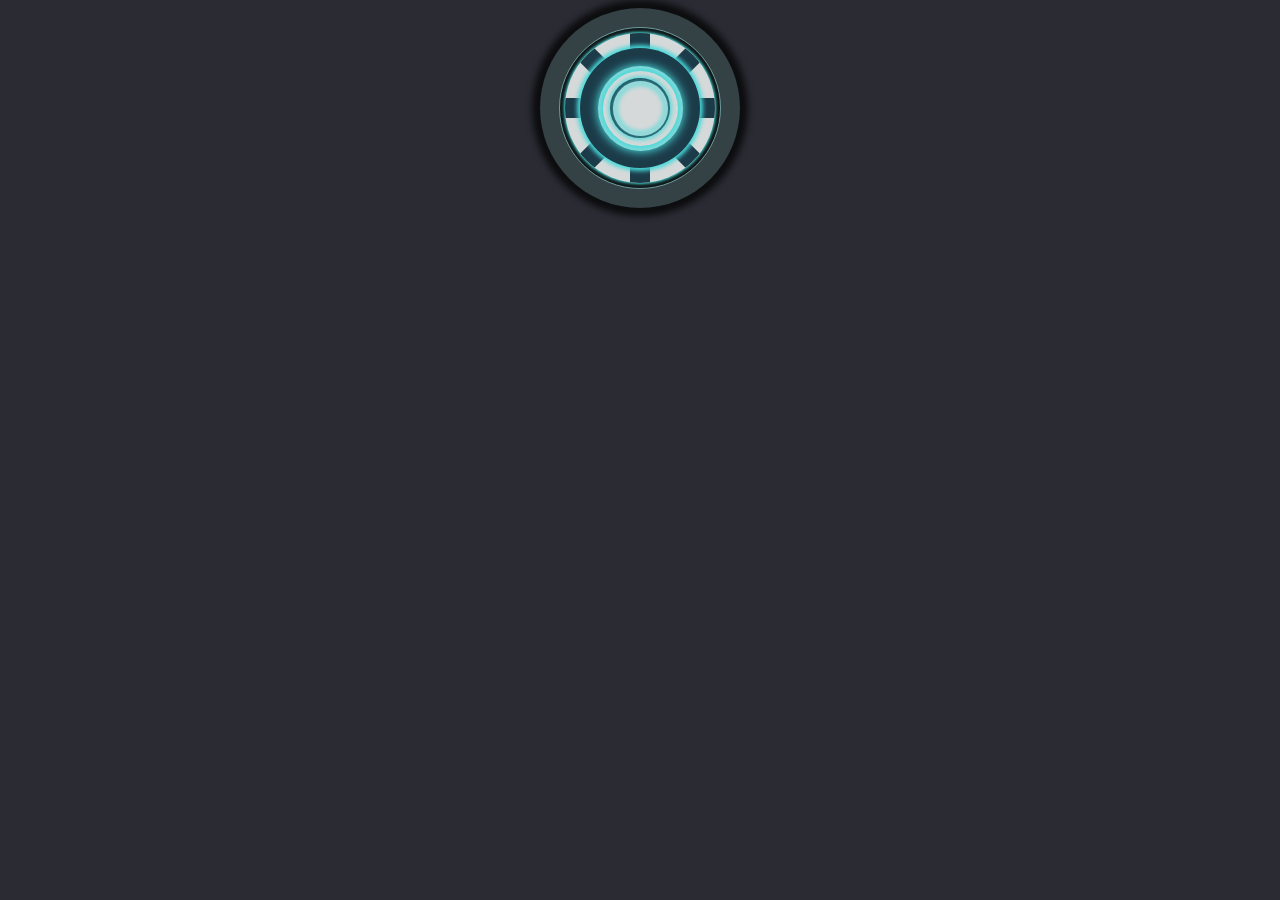
<file: mission/index.html>
<!DOCTYPE html>
<html lang="en">
<head>
    <meta charset="UTF-8">
    <meta name="viewport" content="width=device-width, initial-scale=1.0">
    <title>Document</title>
    <link rel="stylesheet" href="mission.css">
</head>
<body>
    <div class="out round centered">
        <div class="gear round centered">
            <div class="third round centered">
                <div class="fourth"></div>
                <div class="fourth snd"></div>
                <div class="fourth trd"></div>
                <div class="fourth fth"></div>
                <div class="fifth round centered">
                    <div class="sixth round centered">
                        <div class="shadowBox round centered">
                            <div class="seven round centered">
                                <div class="e8 round centered">
                                    <div class="n9 round"></div>
                                </div>
                            </div>
                        </div>
                    </div>
                </div>
            </div>
        </div>
    </div>
</body>
</html>
</file>
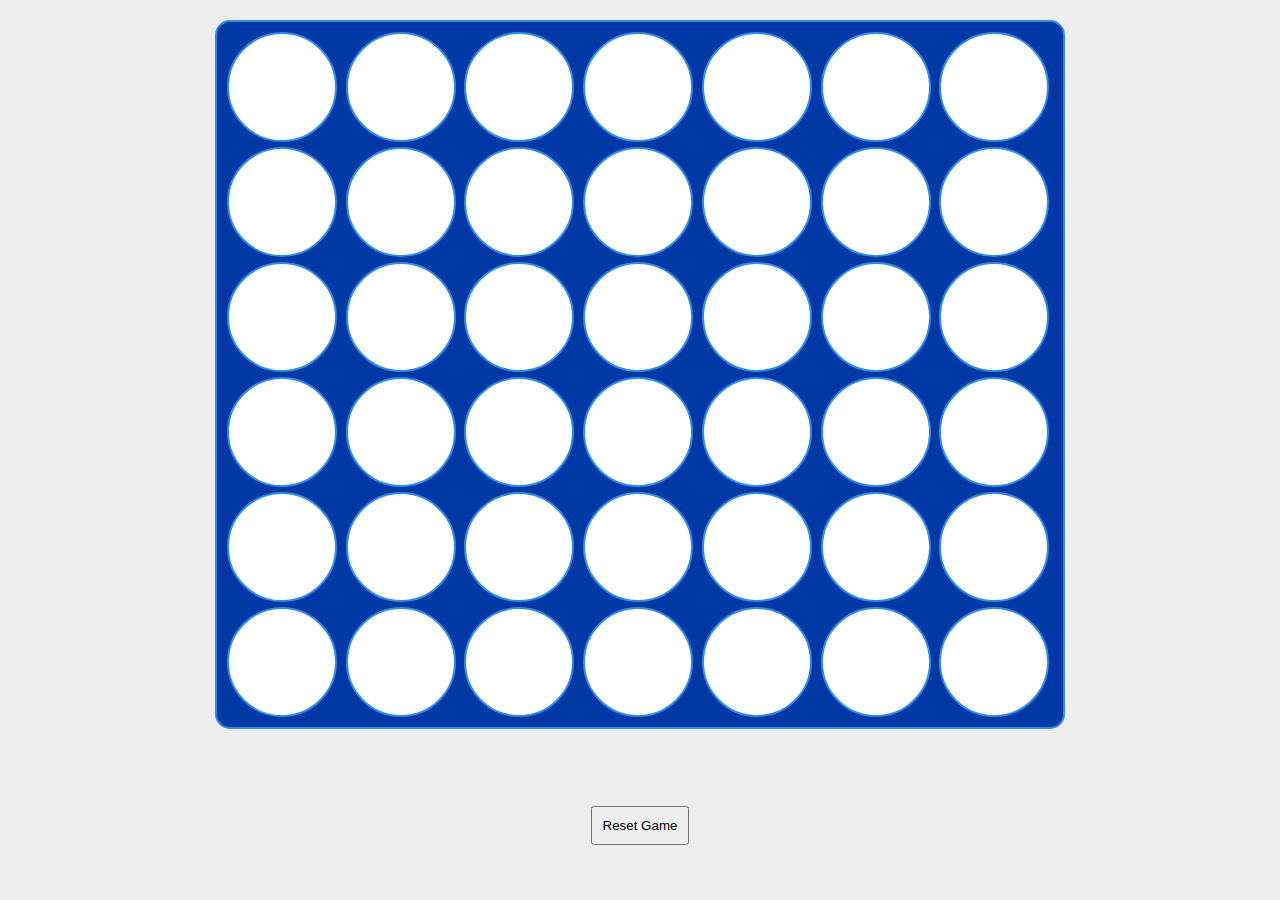
<file: javascript/fourInARow/index.html>
<!DOCTYPE html>
<html lang="en">
<head>
    <meta charset="UTF-8">
    <meta name="viewport" content="width=device-width, initial-scale=1.0">
    <title>Document</title>
    <link rel="stylesheet" href="index.css">
</head>
<body>
    <div class="container" id="container"></div>
    <script src="./index.js"></script>
</body>
</html>
</file>
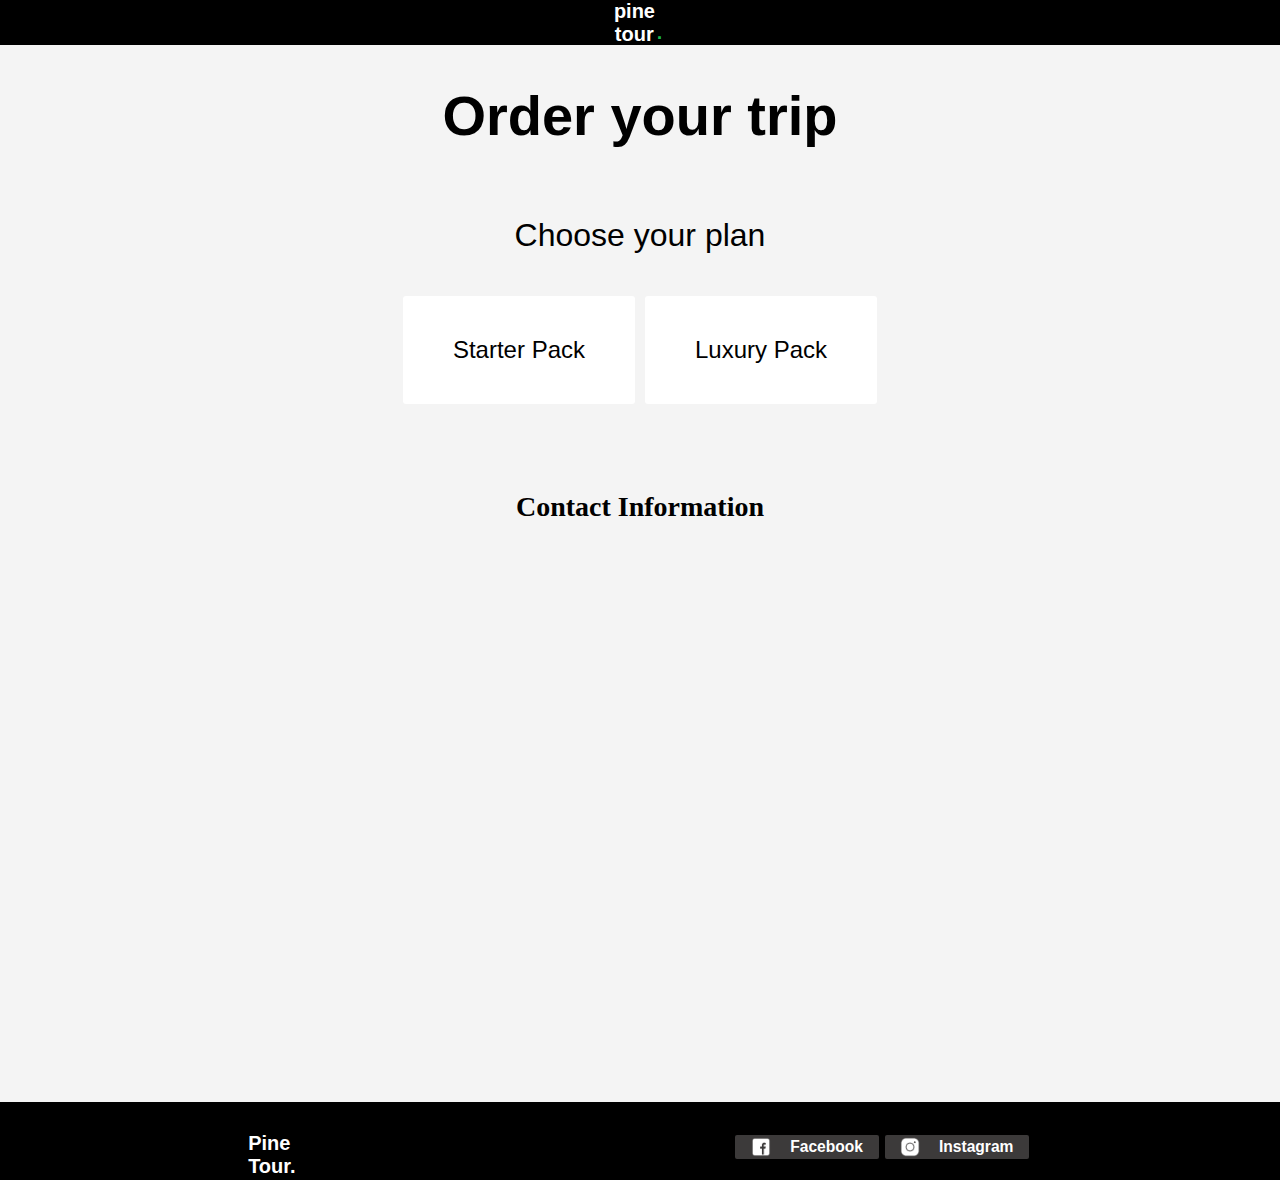
<file: first/page2.html>
<html>
    <head>
        <title>PineTour</title>
        <style>
            body{
                height: fit-content;
            }
            .header {
            display: flex;
            align-items: center;
            flex-direction: column ;
            justify-content: center;
            background-color: black;
            margin: 0%;
            height: 5vh;
        }
        .headerText {
            color: white;
            margin: 0px;
            font-size: 20px;
            font-family: "Lexend Deca", sans-serif;
        }
        .greenDot{
            display: flex;
            flex-direction: row;
            justify-content: center;
        }
            .but1{
                background-color: white;
                border-radius: 3px;
                margin-top: 50px;
                padding: 40px 50px;
                border: none;
                font-size: 24px;
            }
            .bot1{
            border: solid black;
            display: flex; 
            margin: auto; 
            background-color: rgb(60, 58, 58); 
            width: 150px;
            height: 30px; 
            border-radius: 5px;
        }
        .faceIns{
            display: flex;
        }
        .bot1:hover{
            border: 1px solid green;
        }
        @media screen and (max-width:670px){
            .faceIns{
            display: block;
        }
        .bot1{
            width: 130px;
        }
        }
        .namePine {
            text-align: center;
            font-family: "Montserrat", sans-serif;
            margin: 0;
            display: flex;
            flex-direction: column;
            align-items: center;
            font-size: 28px;
        }
        .footer {
            display: flex;
            justify-content: space-around;
            background-color: black;
            height: 2vh;
            padding: 30px;
            color: white;
        }
        .contact{ 
            display:  flex; 
            justify-content: space-around; 
            font-size: 28px;
            padding-top: 50px;
            height: 72vh;
        }
        .Footerbutton {
            border: solid black;
            display: flex;
            flex-direction: row;
            align-items: center;
            justify-content: space-around;
            background-color: rgb(60, 58, 58);
            width: 150px;
            height: 30px;
            border-radius: 5px;
            color: white;
        }
        .footerLogo {
            width: 20px;
            height: 20px;
            float: left;
            margin: 0px;
        }
        p{
            font-size: 32px;
        }

        </style>
    </head>
    <body style="margin: 0px; background-color: #F4F4F4;">
        <div class="header">
            <h1 class="headerText">pine &nbsp; </h1>
            <div class="greenDot">
                <h1 class="headerText">tour</h1>
                <h1 style="color:#18BA51; margin: 0%; font-size:larger; font-family:'Courier New', Courier, monospace;">.</h1>
            </div>
        </div>
        <div class="namePine">
            <h1>Order your trip</h1>
            <p>Choose your plan</p>
            
                <div style=" display: flex;">
                <button class="but1" style="margin-left: auto; margin-right: 10px; margin-top: 10px;" >
                    Starter Pack
                </button>
                <button class="but1" style="margin-right: auto;margin-top: 10px;">
                    Luxury Pack
                </button>
            </div>
        </div>
        <div class="contact">
            <h4 >Contact Information</h4>
        </div>
        <div class="footer">
            <div>
                <h1 class="headerText">Pine</h1>
                <h1 class="headerText">Tour.</h1>
            </div>
            <div class="faceIns" >
                <button class="Footerbutton">
                        <img class="footerLogo" src="Frame.png" alt="">
                        <h3 style="margin: 0px;">Facebook</h3>
    
                </button>
                <button class="Footerbutton">
                        <img class="footerLogo" src="Frame (1).png" alt="">
                        <h3 style="margin: 0px;">Instagram</h3>
                </button>
            </div>
    
        </div>
    </body>
</html>
</file>
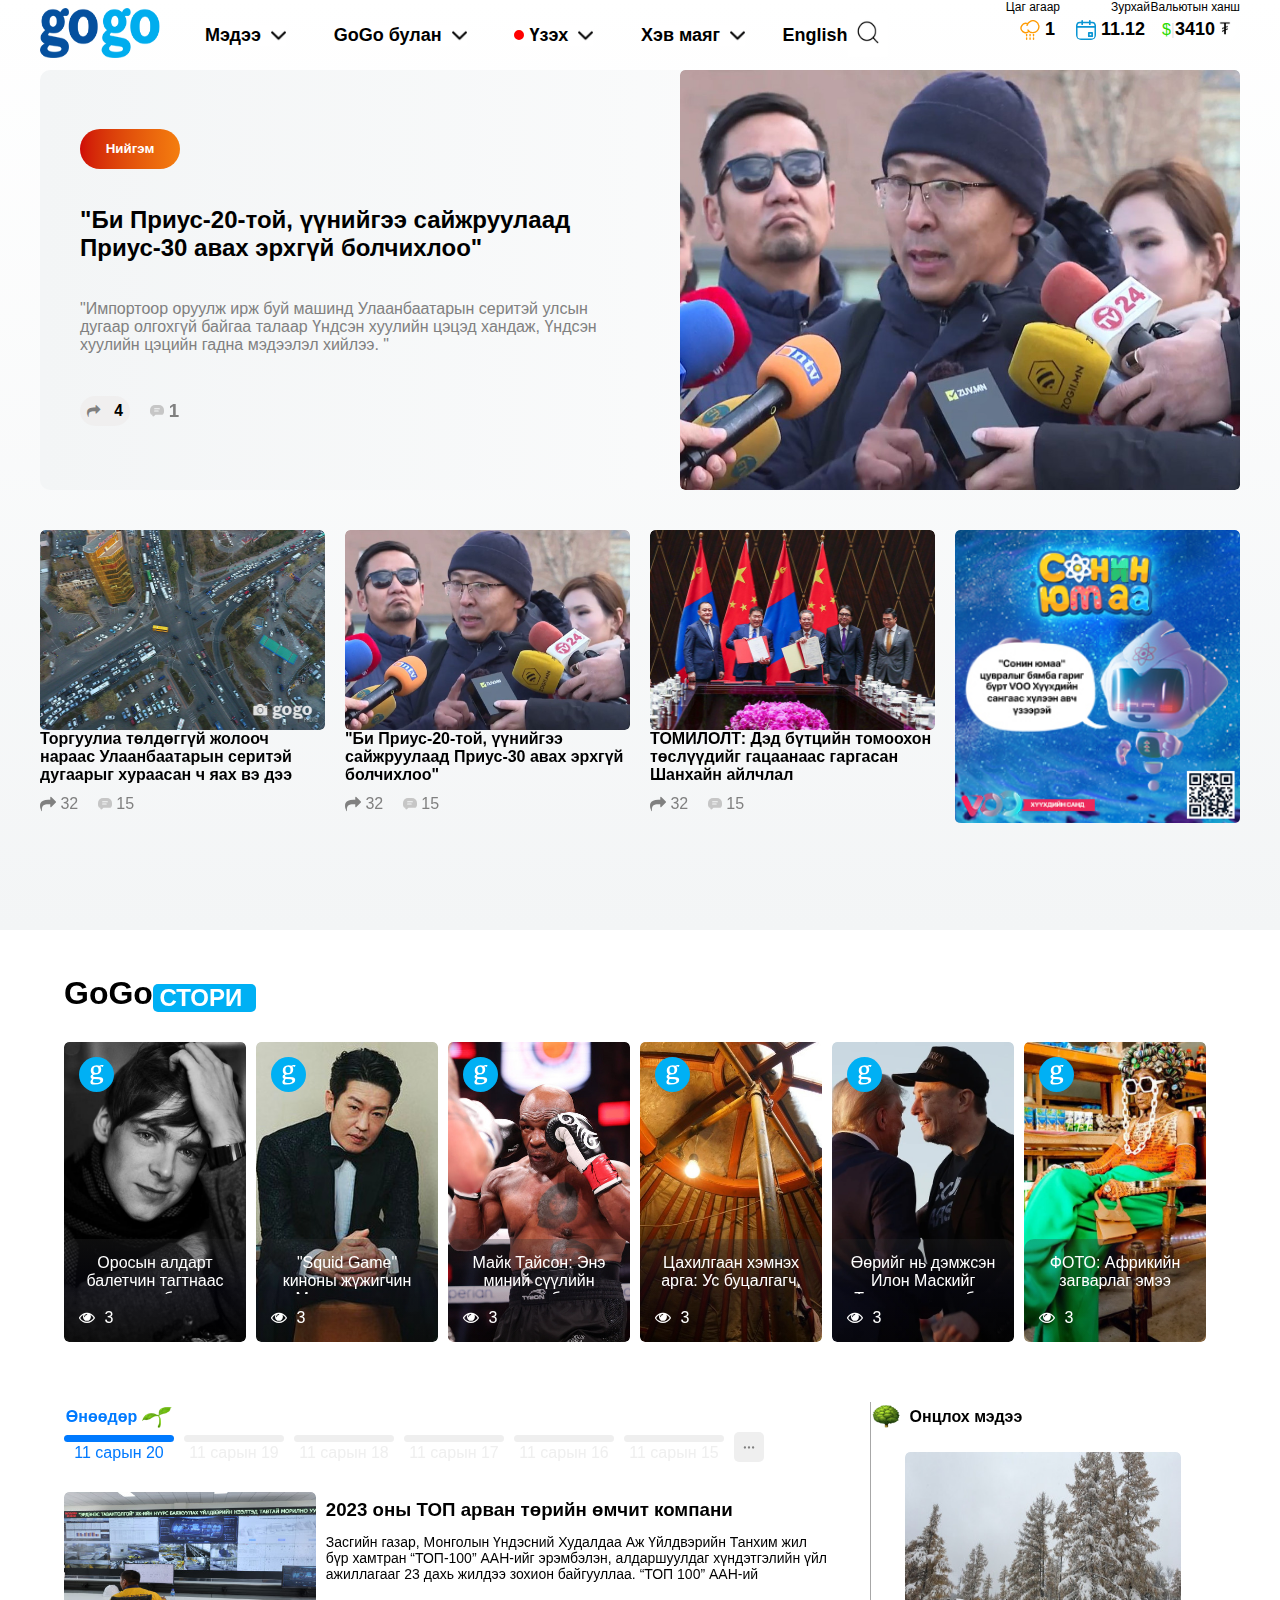
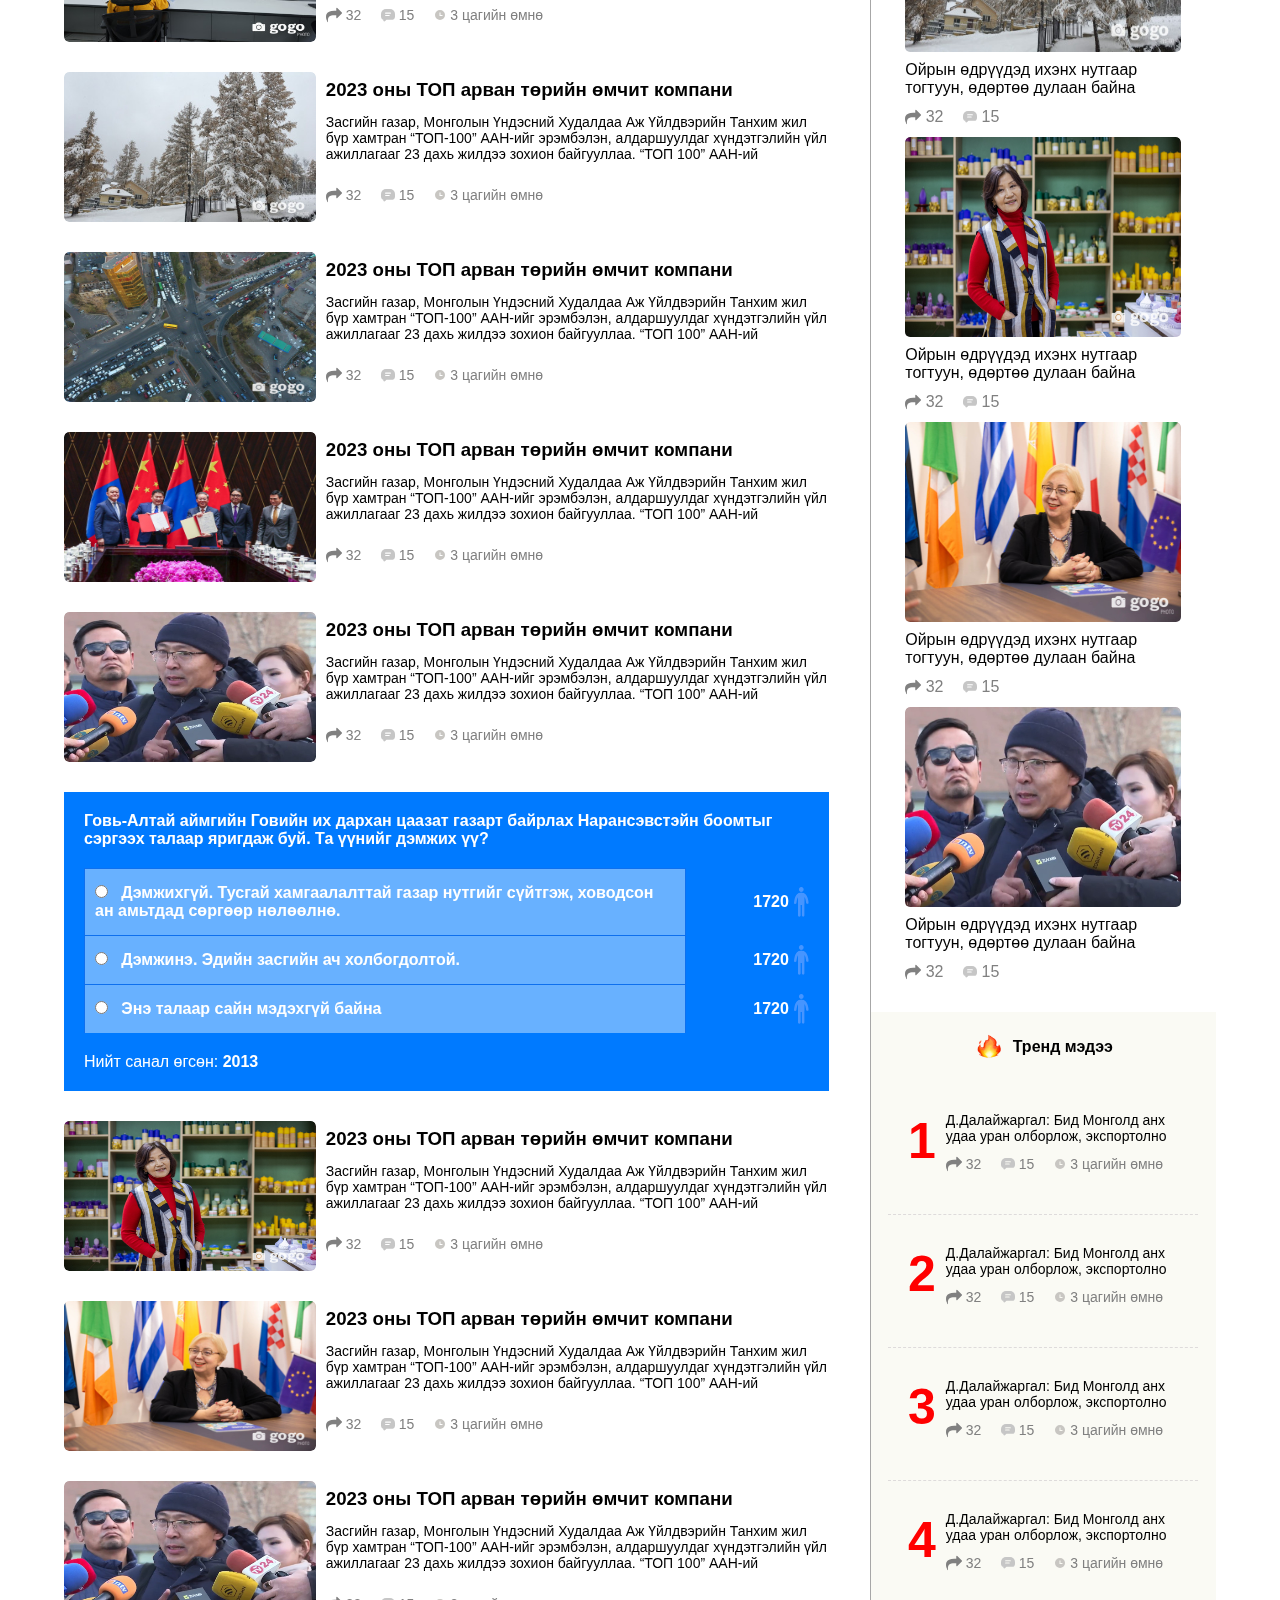
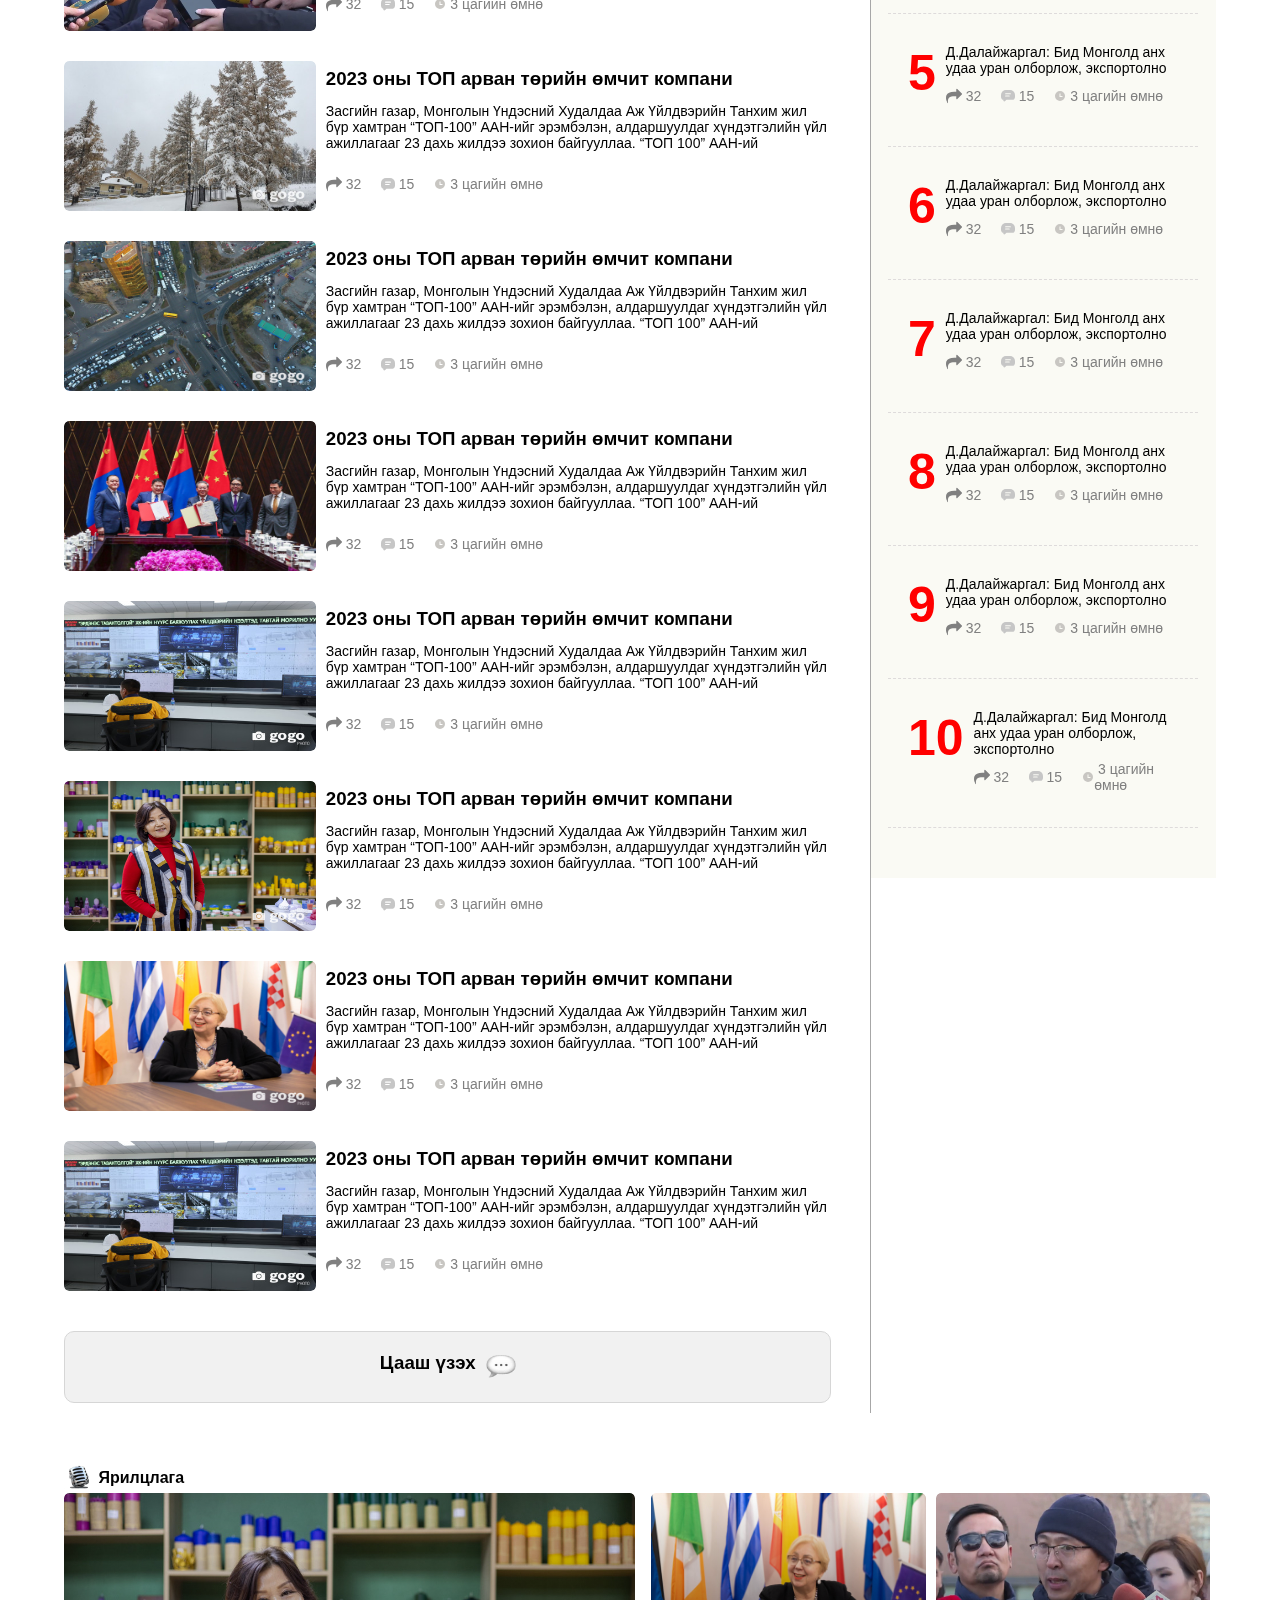
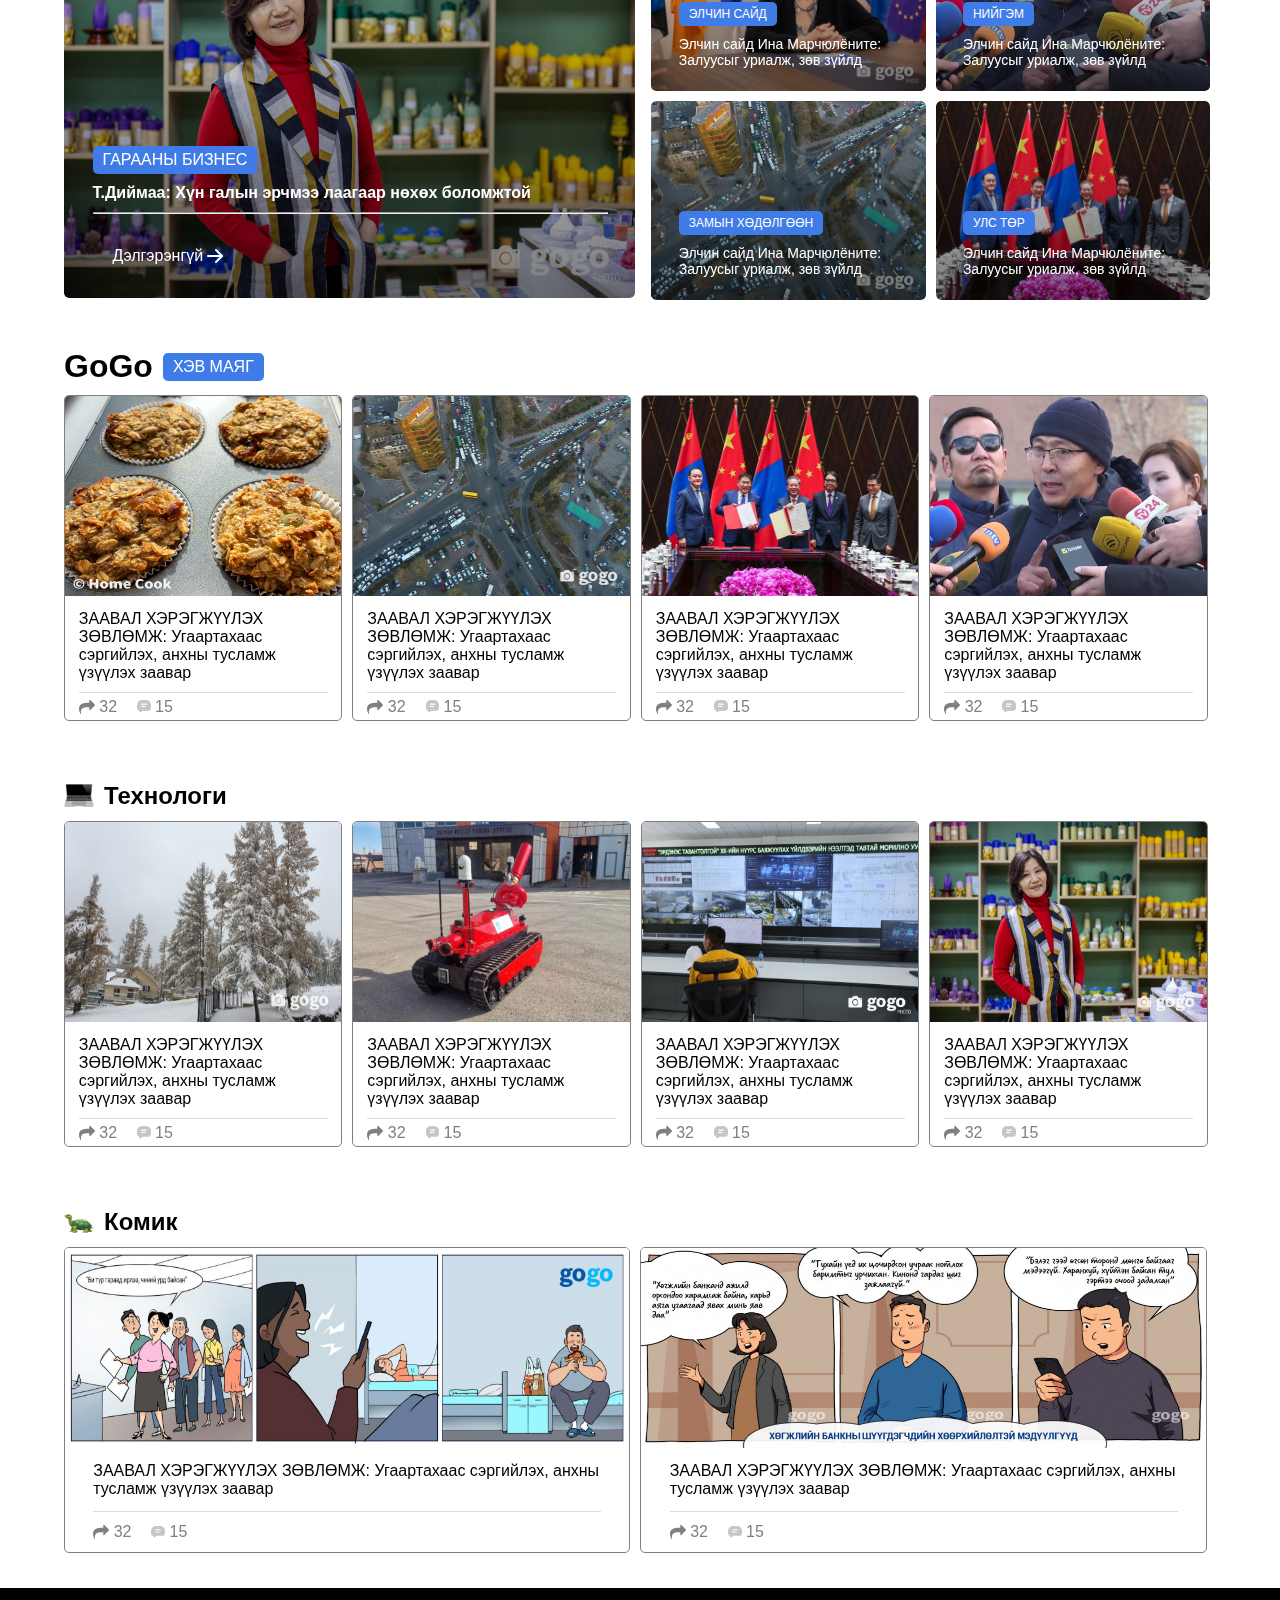
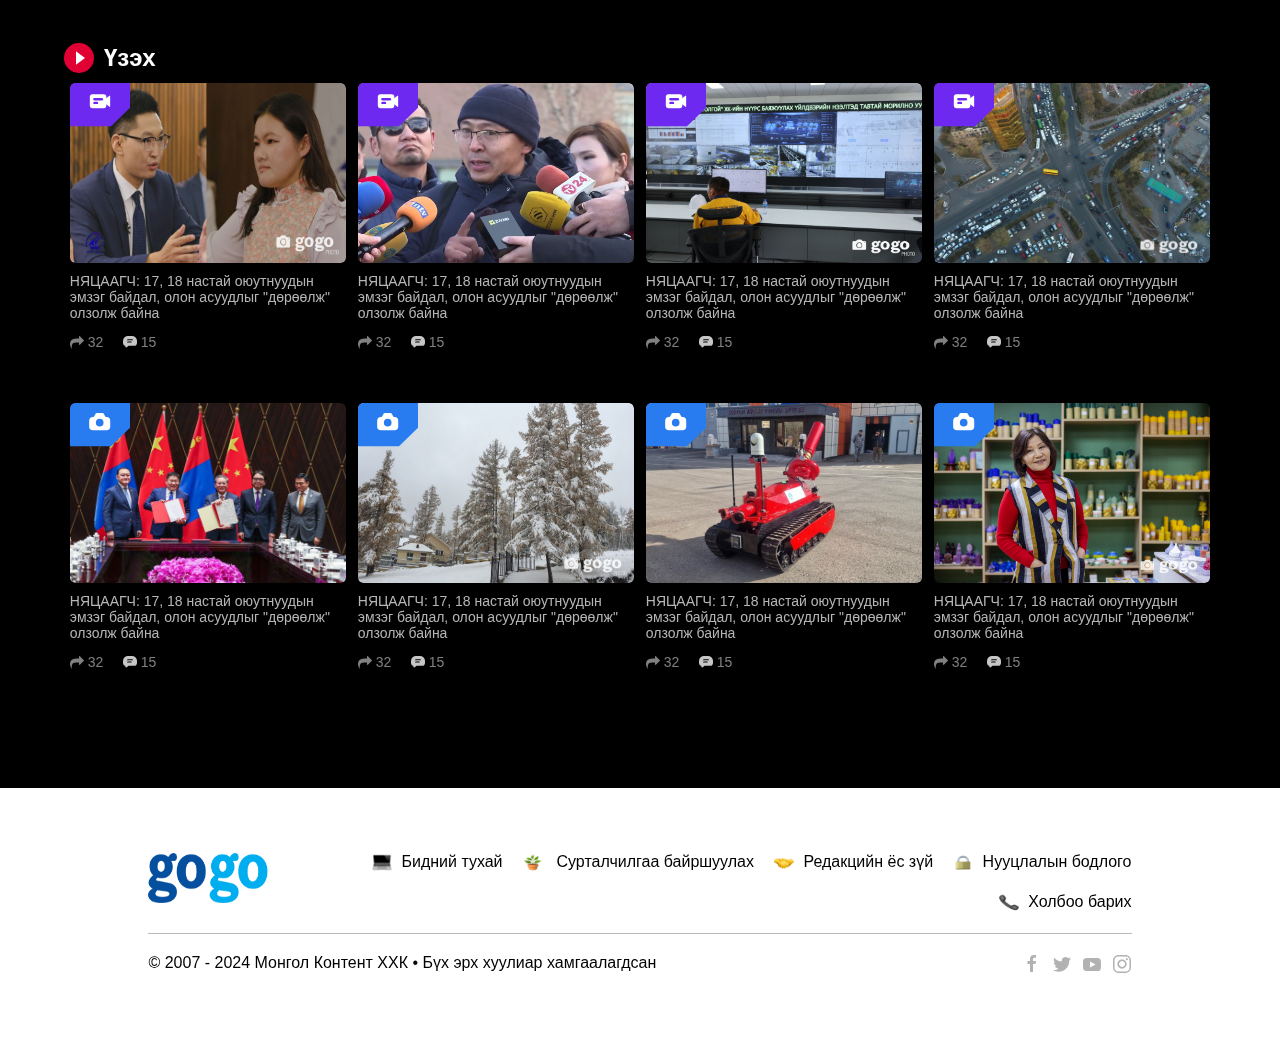
<file: gogo/home.html>
<!DOCTYPE html>
<html lang="en">
  <head>
    <meta charset="UTF-8" />
    <meta name="viewport" content="width=device-width, initial-scale=1.0" />
    <title>gogo.mn</title>
    <link rel="stylesheet" href="gogo.css" />
    <link
      rel="stylesheet"
      href="https://cdnjs.cloudflare.com/ajax/libs/font-awesome/4.7.0/css/font-awesome.min.css" />
  </head>
  <body>
    <div class="bigSection1">
      <div class="container">
        <div class="header">
          <div id="headerSec1">
            <div><img class="logo" src="gogo-logo.png" alt /></div>
            <div class="but1">
              <button class="view">
                <h3>Мэдээ &nbsp;</h3>
                <img class="downMenu" src="down-menu.png" alt />
              </button>
              <button class="view">
                <h3>GoGo булан &nbsp;</h3>
                <img class="downMenu" src="down-menu.png" alt />
              </button>
              <button class="view">
                <div class="redDot"></div>
                <h3>&nbsp;Үзэх &nbsp;</h3>
                <img class="downMenu" src="down-menu.png" alt />
              </button>
              <button class="view">
                <h3>Хэв маяг &nbsp;</h3>
                <img class="downMenu" src="down-menu.png" alt />
              </button>
            </div>
            <div class="but2">
              <button><h3>English</h3></button>
              <button>
                <img class="searchIcon" src="searchIcon.png" alt />
              </button>
            </div>
          </div>
          <div id="headerSec2">
            <div class="boxHeader">
              <p>Цаг агаар</p>
              <div class="boxHeaderIn">
                <img class="headerSec2Img" src="icon-rain-cloud.svg" alt />
                <h3>&nbsp;1</h3>
              </div>
            </div>
            <div class="boxHeader">
              <p>Зурхай</p>
              <div class="boxHeaderIn">
                <img class="headerSec2Img" src="calendar-icon.svg" alt />
                <h3>&nbsp;11.12</h3>
              </div>
            </div>
            <div class="boxHeader">
              <p>Вальютын ханш</p>
              <div class="boxHeaderIn">
                <span style="color: #2adb00">$</span>
                <span style="opacity: 0.1">|</span>
                <h3>3410</h3>
                <img class="headerSec2Img" src="tugrik.png" alt />
              </div>
            </div>
          </div>
        </div>
        <div class="Sec1">
          <div class="sec1text">
            <button class="sec1Button">
              <h4>Нийгэм</h4>
            </button>
            <h2>
              "Би Приус-20-той, үүнийгээ сайжруулаад Приус-30 авах эрхгүй
              болчихлоо"
            </h2>
            <p style="color: gray">
              "Импортоор оруулж ирж буй машинд Улаанбаатарын серитэй улсын дугаар
              олгохгүй байгаа талаар Үндсэн хуулийн цэцэд хандаж, Үндсэн хуулийн
              цэцийн гадна мэдээлэл хийлээ. "
            </p>
            <div class="newsFoot">
              <button class="shareButton">
                <i class="fa fa-share , rote"></i>
                <h3>4</h3>
              </button>
              <a href>
                <img src="comment-icon.svg" alt />
                <h3>&nbsp;1</h3>
              </a>
            </div>
          </div>
          <div class="sec1photo">
            <img class="newsPhoto" src="sec1big.jpg" style="height: 100%" />
            <div class="blacky">
              <h4>Дэлгэрэнгүй унших </h4>
              <svg xmlns="http://www.w3.org/2000/svg"
                width="24"
                height="24"
                viewBox="0 0 24 24"
                fill="none"
                stroke="white"
                stroke-width="2"
                stroke-linecap="round"
                stroke-linejoin="round"
                class="icon icon-tabler icons-tabler-outline icon-tabler-arrow-right">
                <path stroke="none"
                  d="M0 0h24v24H0z"
                  fill="none" />
                <path d="M5 12l14 0" />
                <path d="M13 18l6 -6" />
                <path d="M13 6l6 6" />
              </svg>
            </div>
          </div>
        </div>
        <div class="Sec2">
          <div class="Sec2SmallNews">
            <div class="newsPhotBox">
              <img class="newsPhoto" src="pic1Sec2.jpeg" alt />
              <div class="blacky">
                <h4>Унших </h4>
                <svg xmlns="http://www.w3.org/2000/svg"
                  width="24"
                  height="24"
                  viewBox="0 0 24 24"
                  fill="none"
                  stroke="white"
                  stroke-width="2"
                  stroke-linecap="round"
                  stroke-linejoin="round"
                  class="icon icon-tabler icons-tabler-outline icon-tabler-arrow-right">
                  <path stroke="none"
                    d="M0 0h24v24H0z"
                    fill="none" />
                  <path d="M5 12l14 0" />
                  <path d="M13 18l6 -6" />
                  <path d="M13 6l6 6" />
                </svg>
              </div>
            </div>
            <h4>
              Торгуулиа төлдөггүй жолооч нараас Улаанбаатарын серитэй дугаарыг
              хураасан ч яах вэ дээ
            </h4>
            <div class="newsFoot">
              <a href>
                <i class="fa fa-share"></i>
                <p>&nbsp;32</p>
              </a>
              <a href>
                <img src="comment-icon.svg" alt />
                <p>&nbsp;15</p>
              </a>
            </div>
          </div>
          <div class="Sec2SmallNews">
            <div class="newsPhotBox">
              <img class="newsPhoto" src="sec1big.jpg" alt />
              <div class="blacky">
                <h4>Унших </h4>
                <svg xmlns="http://www.w3.org/2000/svg"
                  width="24"
                  height="24"
                  viewBox="0 0 24 24"
                  fill="none"
                  stroke="white"
                  stroke-width="2"
                  stroke-linecap="round"
                  stroke-linejoin="round"
                  class="icon icon-tabler icons-tabler-outline icon-tabler-arrow-right">
                  <path stroke="none"
                    d="M0 0h24v24H0z"
                    fill="none" />
                  <path d="M5 12l14 0" />
                  <path d="M13 18l6 -6" />
                  <path d="M13 6l6 6" />
                </svg>
              </div>
            </div>
            <h4>
              "Би Приус-20-той, үүнийгээ сайжруулаад Приус-30 авах эрхгүй
              болчихлоо"
            </h4>
            <div class="newsFoot">
              <a href>
                <i class="fa fa-share"></i>
                <p>&nbsp;32</p>
              </a>
              <a href>
                <img src="comment-icon.svg" alt />
                <p>&nbsp;15</p>
              </a>
            </div>
          </div>
          <div class="Sec2SmallNews">
            <div class="newsPhotBox">
              <img class="newsPhoto" src="pic3Sec2.jpg" alt />
              <div class="blacky">
                <h4>Унших </h4>
                <svg xmlns="http://www.w3.org/2000/svg"
                  width="24"
                  height="24"
                  viewBox="0 0 24 24"
                  fill="none"
                  stroke="white"
                  stroke-width="2"
                  stroke-linecap="round"
                  stroke-linejoin="round"
                  class="icon icon-tabler icons-tabler-outline icon-tabler-arrow-right">
                  <path stroke="none"
                    d="M0 0h24v24H0z"
                    fill="none" />
                  <path d="M5 12l14 0" />
                  <path d="M13 18l6 -6" />
                  <path d="M13 6l6 6" />
                </svg>
              </div>
            </div>
            <h4>
              ТОМИЛОЛТ: Дэд бүтцийн томоохон төслүүдийг гацаанаас гаргасан Шанхайн
              айлчлал
            </h4>
            <div class="newsFoot">
              <a href>
                <i class="fa fa-share"></i>
                <p>&nbsp;32</p>
              </a>
              <a href>
                <img src="comment-icon.svg" alt />
                <p>&nbsp;15</p>
              </a>
            </div>
          </div>
          <div class="Sec2SmallNews">
            <img style="height: auto" src="b2.jpg" alt />
          </div>
        </div>
        <div class="hidden-part">
          <div class="hidden-top">
            <div class="hide">
              <img class="hide-img" src="hidden-part-img1.jpg" alt="">
              <div class="hide-text">
                <button class="sec1Button">
                  <h5>Нийгэм</h5>
                </button>
                <h4>
                  "Би Приус-20-той, үүнийгээ сайжруулаад Приус-30 авах эрхгүй
                  болчихлоо"
                </h4>
                <div class="newsFoot">
                  <button class="shareButton">
                    <i class="fa fa-share , rote"></i>
                    <h3>4</h3>
                  </button>
                  <a href>
                    <img src="comment-icon.svg" alt />
                    <h3>&nbsp;1</h3>
                  </a>
                </div>
              </div>
            </div>
            <div class="hide">
              <img class="hide-img" src="hidden-part-img2.jpg" alt="">
              <div class="hide-text">
                <button class="sec1Button">
                  <h5>Нийгэм</h5>
                </button>
                <h4>
                  "Би Приус-20-той, үүнийгээ сайжруулаад Приус-30 авах эрхгүй
                  болчихлоо"
                </h4>
                <div class="newsFoot">
                  <button class="shareButton">
                    <i class="fa fa-share , rote"></i>
                    <h3>4</h3>
                  </button>
                  <a href>
                    <img src="comment-icon.svg" alt />
                    <h3>&nbsp;1</h3>
                  </a>
                </div>
              </div>
            </div>
            <div class="hide">
              <img class="hide-img" src="hidden-part-img3.jpg" alt="">
              <div class="hide-text">
                <button class="sec1Button">
                  <h5>Нийгэм</h5>
                </button>
                <h4>
                  "Би Приус-20-той, үүнийгээ сайжруулаад Приус-30 авах эрхгүй
                  болчихлоо"
                </h4>
                <div class="newsFoot">
                  <button class="shareButton">
                    <i class="fa fa-share , rote"></i>
                    <h3>4</h3>
                  </button>
                  <a href>
                    <img src="comment-icon.svg" alt />
                    <h3>&nbsp;1</h3>
                  </a>
                </div>
              </div>
            </div>
            <div class="hide">
              <img class="hide-img" src="hidden-part-img5.jpeg" alt="">
              <div class="hide-text">
                <button class="sec1Button">
                  <h5>Нийгэм</h5>
                </button>
                <h4>
                  ГУТАЛ: #32: “Хөхний чинь зураг байгаа шүү, хөөрхөн өө”
                </h4>
                <div class="newsFoot">
                  <button class="shareButton">
                    <i class="fa fa-share , rote"></i>
                    <h3>4</h3>
                  </button>
                  <a href>
                    <img src="comment-icon.svg" alt />
                    <h3>&nbsp;1</h3>
                  </a>
                </div>
              </div>
            </div>
          </div>
          <div class="hidden-bottom">
            <button>
              <img class="Icon" src="tree.png" alt="">
              <h4>Онцлох</h4>
            </button>
            <button style="background-color: #0050a4;">
              <img class="Icon" src="todaynews.png" alt="">
              <h4>Шинэ</h4>
            </button>
            <button>
              <img class="Icon" src="trend-fire.png" alt="">
              <h4>Тренд</h4>
            </button>
          </div>
        </div>
      </div>
    </div>
    <div class="gogoStory">
      <div class="container">
        <div class="StoryHead">
          <h1 style="color: black">GoGo</h1>
          <h2
            style="
              background-color: #00b0f4;
              font-weight: 1500;
              border-radius: 5px;
              height: auto;
            ">
            &nbsp;СТОРИ &nbsp;
          </h2>
        </div>
        <div class="bodies">
          <div class="Story">
            <img class="storyPhoto" src="story-img4.jpg" alt />
            <img class="GPhoto" src="g.svg" alt />
            <div class="storyFoot">
              <p class="storyText">
                Оросын алдарт балетчин тагтнаас унаж нас баржээ
              </p>
              <div class="StorySeen">
                <i class="fa fa-eye , seen"></i>
                <p>&nbsp;3</p>
              </div>
            </div>
          </div>
          <div class="Story">
            <img class="storyPhoto" src="story-img1.jpg" alt />
            <img class="GPhoto" src="g.svg" alt />
            <div class="storyFoot">
              <p class="storyText">
                "Squid Game" киноны жүжигчин Монголд ирнэ
              </p>
              <div class="StorySeen">
                <i class="fa fa-eye , seen"></i>
                <p>&nbsp;3</p>
              </div>
            </div>
          </div>
          <div class="Story">
            <img class="storyPhoto" src="story-img5.jpg" alt />
            <img class="GPhoto" src="g.svg" alt />
            <div class="storyFoot">
              <p class="storyText">
                Майк Тайсон: Энэ миний сүүлийн тулаан биш
              </p>
              <div class="StorySeen">
                <i class="fa fa-eye , seen"></i>
                <p>&nbsp;3</p>
              </div>
            </div>
          </div>
          <div class="Story">
            <img class="storyPhoto" src="story-img3.jpeg" alt />
            <img class="GPhoto" src="g.svg" alt />
            <div class="storyFoot">
              <p class="storyText">
                Цахилгаан хэмнэх арга: Ус буцалгагч, данхны дотор талыг цэвэрлээрэй
              </p>
              <div class="StorySeen">
                <i class="fa fa-eye , seen"></i>
                <p>&nbsp;3</p>
              </div>
            </div>
          </div>
          <div class="Story">
            <img class="storyPhoto" src="story1.jpg" alt />
            <img class="GPhoto" src="g.svg" alt />
            <div class="storyFoot">
              <p class="storyText">
                Өөрийг нь дэмжсэн Илон Маскийг Трамп ямар албан тушаалд томилов?
              </p>
              <div class="StorySeen">
                <i class="fa fa-eye , seen"></i>
                <p>&nbsp;3</p>
              </div>
            </div>
          </div>
          <div class="Story">
            <img class="storyPhoto" src="story-img2.jpg" alt />
            <img class="GPhoto" src="g.svg" alt />
            <div class="storyFoot">
              <p class="storyText">
                ФОТО: Африкийн загварлаг эмээ
              </p>
              <div class="StorySeen">
                <i class="fa fa-eye , seen"></i>
                <p>&nbsp;3</p>
              </div>
            </div>
          </div>
          <div class="Story">
            <img class="storyPhoto" src="story1.jpg" alt />
            <img class="GPhoto" src="g.svg" alt />
            <div class="storyFoot">
              <p class="storyText">
                Өөрийг нь дэмжсэн Илон Маскийг Трамп ямар албан тушаалд томилов?
              </p>
              <div class="StorySeen">
                <i class="fa fa-eye , seen"></i>
                <p>&nbsp;3</p>
              </div>
            </div>
          </div>
        </div>
      </div>
    </div>
    <div class="bigSection3">
      <div class="container">
        <div class="Today">
          <div class="Sec3Head">
            <div class="blue-box">
              <div style="display: flex; gap: 5px; align-items: center">
                <h4>Өнөөдөр</h4>
                <img src="todaynews.png" alt class="Icon" />
              </div>
              <div class="chopBlue"></div>
              <p>11 сарын 20</p>
            </div>
            <div class="gray-box">
              <div class="chop"></div>
              <p>11 сарын 19</p>
            </div>
            <div class="gray-box">
              <div class="chop"></div>
              <p>11 сарын 18</p>
            </div>
            <div class="gray-box">
              <div class="chop"></div>
              <p>11 сарын 17</p>
            </div>
            <div class="gray-box">
              <div class="chop"></div>
              <p>11 сарын 16</p>
            </div>
            <div class="gray-box">
              <div class="chop"></div>
              <p>11 сарын 15</p>
            </div>
            <button class="menu">
              <svg
                xmlns="http://www.w3.org/2000/svg"
                width="14"
                height="21"
                viewBox="0 0 24 24"
                fill="none"
                stroke="gray"
                stroke-width="2"
                stroke-linecap="round"
                stroke-linejoin="round"
                class="icon icon-tabler icons-tabler-outline icon-tabler-dots">
                <path stroke="none" d="M0 0h24v24H0z" fill="none" />
                <path d="M5 12m-1 0a1 1 0 1 0 2 0a1 1 0 1 0 -2 0" />
                <path d="M12 12m-1 0a1 1 0 1 0 2 0a1 1 0 1 0 -2 0" />
                <path d="M19 12m-1 0a1 1 0 1 0 2 0a1 1 0 1 0 -2 0" />
              </svg>
            </button>
          </div>
          <div class="Sec3Body">
            <div class="Sec3News order-top">
              <div class="Sec3News-img">
                <img src="Sec3img.jpeg" alt />
                <div class="blacky">
                  <h4>Унших </h4>
                  <svg xmlns="http://www.w3.org/2000/svg"
                    width="24"
                    height="24"
                    viewBox="0 0 24 24"
                    fill="none"
                    stroke="white"
                    stroke-width="2"
                    stroke-linecap="round"
                    stroke-linejoin="round"
                    class="icon icon-tabler icons-tabler-outline icon-tabler-arrow-right">
                    <path stroke="none"
                      d="M0 0h24v24H0z"
                      fill="none" />
                    <path d="M5 12l14 0" />
                    <path d="M13 18l6 -6" />
                    <path d="M13 6l6 6" />
                  </svg>
                </div>
              </div>
              <div class="Sec3News-Text">
                <h3>2023 оны ТОП арван төрийн өмчит компани</h3>
                <p>
                  Засгийн газар, Монголын Үндэсний Худалдаа Аж Үйлдвэрийн Танхим
                  жил бүр хамтран “ТОП-100” ААН-ийг эрэмбэлэн, алдаршуулдаг
                  хүндэтгэлийн үйл ажиллагааг 23 дахь жилдээ зохион байгууллаа.
                  “ТОП 100” ААН-ий
                </p>
                <div class="newsFoot">
                  <a href>
                    <i class="fa fa-share"></i>
                    <p>&nbsp;32</p>
                  </a>
                  <a href>
                    <img src="comment-icon.svg" alt />
                    <p>&nbsp;15</p>
                  </a>
                  <a href>
                    <img src="time-icon.svg" alt>
                    <p>&nbsp;3 цагийн өмнө</p>
                  </a>
                </div>
              </div>
            </div>
            <div class="Sec3News order-top">
              <div class="Sec3News-img">
                <img src="HighlightBodyIMG.jpg" alt />
                <div class="blacky">
                  <h4>Унших </h4>
                  <svg xmlns="http://www.w3.org/2000/svg"
                    width="24"
                    height="24"
                    viewBox="0 0 24 24"
                    fill="none"
                    stroke="white"
                    stroke-width="2"
                    stroke-linecap="round"
                    stroke-linejoin="round"
                    class="icon icon-tabler icons-tabler-outline icon-tabler-arrow-right">
                    <path stroke="none"
                      d="M0 0h24v24H0z"
                      fill="none" />
                    <path d="M5 12l14 0" />
                    <path d="M13 18l6 -6" />
                    <path d="M13 6l6 6" />
                  </svg>
                </div>
              </div>
              <div class="Sec3News-Text">
                <h3>2023 оны ТОП арван төрийн өмчит компани</h3>
                <p>
                  Засгийн газар, Монголын Үндэсний Худалдаа Аж Үйлдвэрийн Танхим
                  жил бүр хамтран “ТОП-100” ААН-ийг эрэмбэлэн, алдаршуулдаг
                  хүндэтгэлийн үйл ажиллагааг 23 дахь жилдээ зохион байгууллаа.
                  “ТОП 100” ААН-ий
                </p>
                <div class="newsFoot">
                  <a href>
                    <i class="fa fa-share"></i>
                    <p>&nbsp;32</p>
                  </a>
                  <a href>
                    <img src="comment-icon.svg" alt />
                    <p>&nbsp;15</p>
                  </a>
                  <a href>
                    <img src="time-icon.svg" alt>
                    <p>&nbsp;3 цагийн өмнө</p>
                  </a>
                </div>
              </div>
            </div>
            <div class="Sec3News order-top">
              <div class="Sec3News-img">
                <img src="pic1Sec2.jpeg" alt />
                <div class="blacky">
                  <h4>Унших </h4>
                  <svg xmlns="http://www.w3.org/2000/svg"
                    width="24"
                    height="24"
                    viewBox="0 0 24 24"
                    fill="none"
                    stroke="white"
                    stroke-width="2"
                    stroke-linecap="round"
                    stroke-linejoin="round"
                    class="icon icon-tabler icons-tabler-outline icon-tabler-arrow-right">
                    <path stroke="none"
                      d="M0 0h24v24H0z"
                      fill="none" />
                    <path d="M5 12l14 0" />
                    <path d="M13 18l6 -6" />
                    <path d="M13 6l6 6" />
                  </svg>
                </div>
              </div>
              <div class="Sec3News-Text">
                <h3>2023 оны ТОП арван төрийн өмчит компани</h2>
                <p>
                  Засгийн газар, Монголын Үндэсний Худалдаа Аж Үйлдвэрийн Танхим
                  жил бүр хамтран “ТОП-100” ААН-ийг эрэмбэлэн, алдаршуулдаг
                  хүндэтгэлийн үйл ажиллагааг 23 дахь жилдээ зохион байгууллаа.
                  “ТОП 100” ААН-ий
                </p>
                <div class="newsFoot">
                  <a href>
                    <i class="fa fa-share"></i>
                    <p>&nbsp;32</p>
                  </a>
                  <a href>
                    <img src="comment-icon.svg" alt />
                    <p>&nbsp;15</p>
                  </a>
                  <a href>
                    <img src="time-icon.svg" alt>
                    <p>&nbsp;3 цагийн өмнө</p>
                  </a>
                </div>
              </div>
            </div>
            <div class="addvertisement">
              <p>Сурталчилгаа</p>
              <img src="b2.jpg" alt="">
            </div>
            <div class="Sec3News order-bottom">
              <div class="Sec3News-img">
                <img src="pic3Sec2.jpg" alt />
                <div class="blacky">
                  <h4>Унших </h4>
                  <svg xmlns="http://www.w3.org/2000/svg"
                    width="24"
                    height="24"
                    viewBox="0 0 24 24"
                    fill="none"
                    stroke="white"
                    stroke-width="2"
                    stroke-linecap="round"
                    stroke-linejoin="round"
                    class="icon icon-tabler icons-tabler-outline icon-tabler-arrow-right">
                    <path stroke="none"
                      d="M0 0h24v24H0z"
                      fill="none" />
                    <path d="M5 12l14 0" />
                    <path d="M13 18l6 -6" />
                    <path d="M13 6l6 6" />
                  </svg>
                </div>
              </div>
              <div class="Sec3News-Text">
                <h3>2023 оны ТОП арван төрийн өмчит компани</h3>
                <p>
                  Засгийн газар, Монголын Үндэсний Худалдаа Аж Үйлдвэрийн Танхим
                  жил бүр хамтран “ТОП-100” ААН-ийг эрэмбэлэн, алдаршуулдаг
                  хүндэтгэлийн үйл ажиллагааг 23 дахь жилдээ зохион байгууллаа.
                  “ТОП 100” ААН-ий
                </p>
                <div class="newsFoot">
                  <a href>
                    <i class="fa fa-share"></i>
                    <p>&nbsp;32</p>
                  </a>
                  <a href>
                    <img src="comment-icon.svg" alt />
                    <p>&nbsp;15</p>
                  </a>
                  <a href>
                    <img src="time-icon.svg" alt>
                    <p>&nbsp;3 цагийн өмнө</p>
                  </a>
                </div>
              </div>
            </div>
            <div class="Sec3News order-bottom">
              <div class="Sec3News-img">
                <img src="sec1big.jpg" alt />
                <div class="blacky">
                  <h4>Унших </h4>
                  <svg xmlns="http://www.w3.org/2000/svg"
                    width="24"
                    height="24"
                    viewBox="0 0 24 24"
                    fill="none"
                    stroke="white"
                    stroke-width="2"
                    stroke-linecap="round"
                    stroke-linejoin="round"
                    class="icon icon-tabler icons-tabler-outline icon-tabler-arrow-right">
                    <path stroke="none"
                      d="M0 0h24v24H0z"
                      fill="none" />
                    <path d="M5 12l14 0" />
                    <path d="M13 18l6 -6" />
                    <path d="M13 6l6 6" />
                  </svg>
                </div>
              </div>
              <div class="Sec3News-Text">
                <h3>2023 оны ТОП арван төрийн өмчит компани</h3>
                <p>
                  Засгийн газар, Монголын Үндэсний Худалдаа Аж Үйлдвэрийн Танхим
                  жил бүр хамтран “ТОП-100” ААН-ийг эрэмбэлэн, алдаршуулдаг
                  хүндэтгэлийн үйл ажиллагааг 23 дахь жилдээ зохион байгууллаа.
                  “ТОП 100” ААН-ий
                </p>
                <div class="newsFoot">
                  <a href>
                    <i class="fa fa-share"></i>
                    <p>&nbsp;32</p>
                  </a>
                  <a href>
                    <img src="comment-icon.svg" alt />
                    <p>&nbsp;15</p>
                  </a>
                  <a href>
                    <img src="time-icon.svg" alt>
                    <p>&nbsp;3 цагийн өмнө</p>
                  </a>
                </div>
              </div>
            </div>
            <div class="VoteSection">
              <p><b>Говь-Алтай аймгийн Говийн их дархан
                  цаазат газарт байрлах Нарансэвстэйн
                  боомтыг сэргээх талаар яригдаж буй.
                  Та үүнийг дэмжих үү?
                </b></p>
              <div class="voteTable">
                <div class="vote">
                  <label for="no">
                    <input type="radio" name="votes">
                    &nbsp; Дэмжихгүй. Тусгай хамгаалалттай газар нутгийг
                    сүйтгэж,
                    ховодсон ан амьтдад сөргөөр нөлөөлнө. <br>
                  </label>
                  <div class="size">
                    <p><b>1720</b></p>
                    <img src="poll-man-icon.png" alt>
                  </div>
                </div>
                <div class="vote">
                  <label for="yes">
                    <input type="radio" name="votes">
                    &nbsp; Дэмжинэ. Эдийн засгийн ач холбогдолтой. <br>
                  </label>
                  <div class="size">
                    <p><b>1720</b></p>
                    <img src="poll-man-icon.png" alt>
                  </div>
                </div>
                <div class="vote">
                  <label for="maybe">
                    <input type="radio" name="votes">
                    &nbsp; Энэ талаар сайн мэдэхгүй байна <br>
                  </label>
                  <div class="size">
                    <p><b>1720</b></p>
                    <img src="poll-man-icon.png" alt>
                  </div>
                </div>
              </div>
              <p>
                Нийт санал өгсөн: <b>2013</b>
              </p>
            </div>
            <div class="Sec3News">
              <div class="Sec3News-img">
                <img src="part1.jpg" alt />
                <div class="blacky">
                  <h4>Унших </h4>
                  <svg xmlns="http://www.w3.org/2000/svg"
                    width="24"
                    height="24"
                    viewBox="0 0 24 24"
                    fill="none"
                    stroke="white"
                    stroke-width="2"
                    stroke-linecap="round"
                    stroke-linejoin="round"
                    class="icon icon-tabler icons-tabler-outline icon-tabler-arrow-right">
                    <path stroke="none"
                      d="M0 0h24v24H0z"
                      fill="none" />
                    <path d="M5 12l14 0" />
                    <path d="M13 18l6 -6" />
                    <path d="M13 6l6 6" />
                  </svg>
                </div>
              </div>
              <div class="Sec3News-Text">
                <h3>2023 оны ТОП арван төрийн өмчит компани</h3>
                <p>
                  Засгийн газар, Монголын Үндэсний Худалдаа Аж Үйлдвэрийн Танхим
                  жил бүр хамтран “ТОП-100” ААН-ийг эрэмбэлэн, алдаршуулдаг
                  хүндэтгэлийн үйл ажиллагааг 23 дахь жилдээ зохион байгууллаа.
                  “ТОП 100” ААН-ий
                </p>
                <div class="newsFoot">
                  <a href>
                    <i class="fa fa-share"></i>
                    <p>&nbsp;32</p>
                  </a>
                  <a href>
                    <img src="comment-icon.svg" alt />
                    <p>&nbsp;15</p>
                  </a>
                  <a href>
                    <img src="time-icon.svg" alt>
                    <p>&nbsp;3 цагийн өмнө</p>
                  </a>
                </div>
              </div>
            </div>
            <div class="Sec3News">
              <div class="Sec3News-img">
                <img src="part2.jpg" alt />
                <div class="blacky">
                  <h4>Унших </h4>
                  <svg xmlns="http://www.w3.org/2000/svg"
                    width="24"
                    height="24"
                    viewBox="0 0 24 24"
                    fill="none"
                    stroke="white"
                    stroke-width="2"
                    stroke-linecap="round"
                    stroke-linejoin="round"
                    class="icon icon-tabler icons-tabler-outline icon-tabler-arrow-right">
                    <path stroke="none"
                      d="M0 0h24v24H0z"
                      fill="none" />
                    <path d="M5 12l14 0" />
                    <path d="M13 18l6 -6" />
                    <path d="M13 6l6 6" />
                  </svg>
                </div>
              </div>
              <div class="Sec3News-Text">
                <h3>2023 оны ТОП арван төрийн өмчит компани</h3>
                <p>
                  Засгийн газар, Монголын Үндэсний Худалдаа Аж Үйлдвэрийн Танхим
                  жил бүр хамтран “ТОП-100” ААН-ийг эрэмбэлэн, алдаршуулдаг
                  хүндэтгэлийн үйл ажиллагааг 23 дахь жилдээ зохион байгууллаа.
                  “ТОП 100” ААН-ий
                </p>
                <div class="newsFoot">
                  <a href>
                    <i class="fa fa-share"></i>
                    <p>&nbsp;32</p>
                  </a>
                  <a href>
                    <img src="comment-icon.svg" alt />
                    <p>&nbsp;15</p>
                  </a>
                  <a href>
                    <img src="time-icon.svg" alt>
                    <p>&nbsp;3 цагийн өмнө</p>
                  </a>
                </div>
              </div>
            </div>
            <div class="Sec3News">
              <div class="Sec3News-img">
                <img src="sec1big.jpg" alt />
                <div class="blacky">
                  <h4>Унших </h4>
                  <svg xmlns="http://www.w3.org/2000/svg"
                    width="24"
                    height="24"
                    viewBox="0 0 24 24"
                    fill="none"
                    stroke="white"
                    stroke-width="2"
                    stroke-linecap="round"
                    stroke-linejoin="round"
                    class="icon icon-tabler icons-tabler-outline icon-tabler-arrow-right">
                    <path stroke="none"
                      d="M0 0h24v24H0z"
                      fill="none" />
                    <path d="M5 12l14 0" />
                    <path d="M13 18l6 -6" />
                    <path d="M13 6l6 6" />
                  </svg>
                </div>
              </div>
              <div class="Sec3News-Text">
                <h3>2023 оны ТОП арван төрийн өмчит компани</h3>
                <p>
                  Засгийн газар, Монголын Үндэсний Худалдаа Аж Үйлдвэрийн Танхим
                  жил бүр хамтран “ТОП-100” ААН-ийг эрэмбэлэн, алдаршуулдаг
                  хүндэтгэлийн үйл ажиллагааг 23 дахь жилдээ зохион байгууллаа.
                  “ТОП 100” ААН-ий
                </p>
                <div class="newsFoot">
                  <a href>
                    <i class="fa fa-share"></i>
                    <p>&nbsp;32</p>
                  </a>
                  <a href>
                    <img src="comment-icon.svg" alt />
                    <p>&nbsp;15</p>
                  </a>
                  <a href>
                    <img src="time-icon.svg" alt>
                    <p>&nbsp;3 цагийн өмнө</p>
                  </a>
                </div>
              </div>
            </div>
            <div class="Sec3News">
              <div class="Sec3News-img">
                <img src="HighlightBodyIMG.jpg" alt />
                <div class="blacky">
                  <h4>Унших </h4>
                  <svg xmlns="http://www.w3.org/2000/svg"
                    width="24"
                    height="24"
                    viewBox="0 0 24 24"
                    fill="none"
                    stroke="white"
                    stroke-width="2"
                    stroke-linecap="round"
                    stroke-linejoin="round"
                    class="icon icon-tabler icons-tabler-outline icon-tabler-arrow-right">
                    <path stroke="none"
                      d="M0 0h24v24H0z"
                      fill="none" />
                    <path d="M5 12l14 0" />
                    <path d="M13 18l6 -6" />
                    <path d="M13 6l6 6" />
                  </svg>
                </div>
              </div>
              <div class="Sec3News-Text">
                <h3>2023 оны ТОП арван төрийн өмчит компани</h3>
                <p>
                  Засгийн газар, Монголын Үндэсний Худалдаа Аж Үйлдвэрийн Танхим
                  жил бүр хамтран “ТОП-100” ААН-ийг эрэмбэлэн, алдаршуулдаг
                  хүндэтгэлийн үйл ажиллагааг 23 дахь жилдээ зохион байгууллаа.
                  “ТОП 100” ААН-ий
                </p>
                <div class="newsFoot">
                  <a href>
                    <i class="fa fa-share"></i>
                    <p>&nbsp;32</p>
                  </a>
                  <a href>
                    <img src="comment-icon.svg" alt />
                    <p>&nbsp;15</p>
                  </a>
                  <a href>
                    <img src="time-icon.svg" alt>
                    <p>&nbsp;3 цагийн өмнө</p>
                  </a>
                </div>
              </div>
            </div>
            <div class="Sec3News">
              <div class="Sec3News-img">
                <img src="pic1Sec2.jpeg" alt />
                <div class="blacky">
                  <h4>Унших </h4>
                  <svg xmlns="http://www.w3.org/2000/svg"
                    width="24"
                    height="24"
                    viewBox="0 0 24 24"
                    fill="none"
                    stroke="white"
                    stroke-width="2"
                    stroke-linecap="round"
                    stroke-linejoin="round"
                    class="icon icon-tabler icons-tabler-outline icon-tabler-arrow-right">
                    <path stroke="none"
                      d="M0 0h24v24H0z"
                      fill="none" />
                    <path d="M5 12l14 0" />
                    <path d="M13 18l6 -6" />
                    <path d="M13 6l6 6" />
                  </svg>
                </div>
              </div>
              <div class="Sec3News-Text">
                <h3>2023 оны ТОП арван төрийн өмчит компани</h3>
                <p>
                  Засгийн газар, Монголын Үндэсний Худалдаа Аж Үйлдвэрийн Танхим
                  жил бүр хамтран “ТОП-100” ААН-ийг эрэмбэлэн, алдаршуулдаг
                  хүндэтгэлийн үйл ажиллагааг 23 дахь жилдээ зохион байгууллаа.
                  “ТОП 100” ААН-ий
                </p>
                <div class="newsFoot">
                  <a href>
                    <i class="fa fa-share"></i>
                    <p>&nbsp;32</p>
                  </a>
                  <a href>
                    <img src="comment-icon.svg" alt />
                    <p>&nbsp;15</p>
                  </a>
                  <a href>
                    <img src="time-icon.svg" alt>
                    <p>&nbsp;3 цагийн өмнө</p>
                  </a>
                </div>
              </div>
            </div>
            <div class="Sec3News">
              <div class="Sec3News-img">
                <img src="pic3Sec2.jpg" alt />
                <div class="blacky">
                  <h4>Унших </h4>
                  <svg xmlns="http://www.w3.org/2000/svg"
                    width="24"
                    height="24"
                    viewBox="0 0 24 24"
                    fill="none"
                    stroke="white"
                    stroke-width="2"
                    stroke-linecap="round"
                    stroke-linejoin="round"
                    class="icon icon-tabler icons-tabler-outline icon-tabler-arrow-right">
                    <path stroke="none"
                      d="M0 0h24v24H0z"
                      fill="none" />
                    <path d="M5 12l14 0" />
                    <path d="M13 18l6 -6" />
                    <path d="M13 6l6 6" />
                  </svg>
                </div>
              </div>
              <div class="Sec3News-Text">
                <h3>2023 оны ТОП арван төрийн өмчит компани</h3>
                <p>
                  Засгийн газар, Монголын Үндэсний Худалдаа Аж Үйлдвэрийн Танхим
                  жил бүр хамтран “ТОП-100” ААН-ийг эрэмбэлэн, алдаршуулдаг
                  хүндэтгэлийн үйл ажиллагааг 23 дахь жилдээ зохион байгууллаа.
                  “ТОП 100” ААН-ий
                </p>
                <div class="newsFoot">
                  <a href>
                    <i class="fa fa-share"></i>
                    <p>&nbsp;32</p>
                  </a>
                  <a href>
                    <img src="comment-icon.svg" alt />
                    <p>&nbsp;15</p>
                  </a>
                  <a href>
                    <img src="time-icon.svg" alt>
                    <p>&nbsp;3 цагийн өмнө</p>
                  </a>
                </div>
              </div>
            </div>
            <div class="Sec3News">
              <div class="Sec3News-img">
                <img src="Sec3img.jpeg" alt />
                <div class="blacky">
                  <h4>Унших </h4>
                  <svg xmlns="http://www.w3.org/2000/svg"
                    width="24"
                    height="24"
                    viewBox="0 0 24 24"
                    fill="none"
                    stroke="white"
                    stroke-width="2"
                    stroke-linecap="round"
                    stroke-linejoin="round"
                    class="icon icon-tabler icons-tabler-outline icon-tabler-arrow-right">
                    <path stroke="none"
                      d="M0 0h24v24H0z"
                      fill="none" />
                    <path d="M5 12l14 0" />
                    <path d="M13 18l6 -6" />
                    <path d="M13 6l6 6" />
                  </svg>
                </div>
              </div>
              <div class="Sec3News-Text">
                <h3>2023 оны ТОП арван төрийн өмчит компани</h3>
                <p>
                  Засгийн газар, Монголын Үндэсний Худалдаа Аж Үйлдвэрийн Танхим
                  жил бүр хамтран “ТОП-100” ААН-ийг эрэмбэлэн, алдаршуулдаг
                  хүндэтгэлийн үйл ажиллагааг 23 дахь жилдээ зохион байгууллаа.
                  “ТОП 100” ААН-ий
                </p>
                <div class="newsFoot">
                  <a href>
                    <i class="fa fa-share"></i>
                    <p>&nbsp;32</p>
                  </a>
                  <a href>
                    <img src="comment-icon.svg" alt />
                    <p>&nbsp;15</p>
                  </a>
                  <a href>
                    <img src="time-icon.svg" alt>
                    <p>&nbsp;3 цагийн өмнө</p>
                  </a>
                </div>
              </div>
            </div>
            <div class="Sec3News">
              <div class="Sec3News-img">
                <img src="part1.jpg" alt />
                <div class="blacky">
                  <h4>Унших </h4>
                  <svg xmlns="http://www.w3.org/2000/svg"
                    width="24"
                    height="24"
                    viewBox="0 0 24 24"
                    fill="none"
                    stroke="white"
                    stroke-width="2"
                    stroke-linecap="round"
                    stroke-linejoin="round"
                    class="icon icon-tabler icons-tabler-outline icon-tabler-arrow-right">
                    <path stroke="none"
                      d="M0 0h24v24H0z"
                      fill="none" />
                    <path d="M5 12l14 0" />
                    <path d="M13 18l6 -6" />
                    <path d="M13 6l6 6" />
                  </svg>
                </div>
              </div>
              <div class="Sec3News-Text">
                <h3>2023 оны ТОП арван төрийн өмчит компани</h3>
                <p>
                  Засгийн газар, Монголын Үндэсний Худалдаа Аж Үйлдвэрийн Танхим
                  жил бүр хамтран “ТОП-100” ААН-ийг эрэмбэлэн, алдаршуулдаг
                  хүндэтгэлийн үйл ажиллагааг 23 дахь жилдээ зохион байгууллаа.
                  “ТОП 100” ААН-ий
                </p>
                <div class="newsFoot">
                  <a href>
                    <i class="fa fa-share"></i>
                    <p>&nbsp;32</p>
                  </a>
                  <a href>
                    <img src="comment-icon.svg" alt />
                    <p>&nbsp;15</p>
                  </a>
                  <a href>
                    <img src="time-icon.svg" alt>
                    <p>&nbsp;3 цагийн өмнө</p>
                  </a>
                </div>
              </div>
            </div>
            <div class="Sec3News">
              <div class="Sec3News-img">
                <img src="part2.jpg" alt />
                <div class="blacky">
                  <h4>Унших </h4>
                  <svg xmlns="http://www.w3.org/2000/svg"
                    width="24"
                    height="24"
                    viewBox="0 0 24 24"
                    fill="none"
                    stroke="white"
                    stroke-width="2"
                    stroke-linecap="round"
                    stroke-linejoin="round"
                    class="icon icon-tabler icons-tabler-outline icon-tabler-arrow-right">
                    <path stroke="none"
                      d="M0 0h24v24H0z"
                      fill="none" />
                    <path d="M5 12l14 0" />
                    <path d="M13 18l6 -6" />
                    <path d="M13 6l6 6" />
                  </svg>
                </div>
              </div>
              <div class="Sec3News-Text">
                <h3>2023 оны ТОП арван төрийн өмчит компани</h3>
                <p>
                  Засгийн газар, Монголын Үндэсний Худалдаа Аж Үйлдвэрийн Танхим
                  жил бүр хамтран “ТОП-100” ААН-ийг эрэмбэлэн, алдаршуулдаг
                  хүндэтгэлийн үйл ажиллагааг 23 дахь жилдээ зохион байгууллаа.
                  “ТОП 100” ААН-ий
                </p>
                <div class="newsFoot">
                  <a href>
                    <i class="fa fa-share"></i>
                    <p>&nbsp;32</p>
                  </a>
                  <a href>
                    <img src="comment-icon.svg" alt />
                    <p>&nbsp;15</p>
                  </a>
                  <a href>
                    <img src="time-icon.svg" alt>
                    <p>&nbsp;3 цагийн өмнө</p>
                  </a>
                </div>
              </div>
            </div>
            <div class="Sec3News">
              <div class="Sec3News-img">
                <img src="Sec3img.jpeg" alt />
                <div class="blacky">
                  <h4>Унших </h4>
                  <svg xmlns="http://www.w3.org/2000/svg"
                    width="24"
                    height="24"
                    viewBox="0 0 24 24"
                    fill="none"
                    stroke="white"
                    stroke-width="2"
                    stroke-linecap="round"
                    stroke-linejoin="round"
                    class="icon icon-tabler icons-tabler-outline icon-tabler-arrow-right">
                    <path stroke="none"
                      d="M0 0h24v24H0z"
                      fill="none" />
                    <path d="M5 12l14 0" />
                    <path d="M13 18l6 -6" />
                    <path d="M13 6l6 6" />
                  </svg>
                </div>
              </div>
              <div class="Sec3News-Text">
                <h3>2023 оны ТОП арван төрийн өмчит компани</h3>
                <p>
                  Засгийн газар, Монголын Үндэсний Худалдаа Аж Үйлдвэрийн Танхим
                  жил бүр хамтран “ТОП-100” ААН-ийг эрэмбэлэн, алдаршуулдаг
                  хүндэтгэлийн үйл ажиллагааг 23 дахь жилдээ зохион байгууллаа.
                  “ТОП 100” ААН-ий
                </p>
                <div class="newsFoot">
                  <a href>
                    <i class="fa fa-share"></i>
                    <p>&nbsp;32</p>
                  </a>
                  <a href>
                    <img src="comment-icon.svg" alt />
                    <p>&nbsp;15</p>
                  </a>
                  <a href>
                    <img src="time-icon.svg" alt>
                    <p>&nbsp;3 цагийн өмнө</p>
                  </a>
                </div>
              </div>
            </div>
        
            <div class="More">
              <h3>Цааш үзэх</h3>
              <img class="Icon" src="more.png" alt>
            </div>
          </div>
        </div>
        <div class="HighlightNews">
          <div class="Highlighthead">
            <img class="Icon" src="tree.png" alt />
            <h4>&nbsp; Онцлох мэдээ</h4>
          </div>
          <div class="HighlightBody">
            <div class="Highlight">
              <div class="Photo">
                <img class="newsPhoto" src="HighlightBodyIMG.jpg" alt>
                <div class="blacky">
                  <h4>Унших </h4>
                  <svg xmlns="http://www.w3.org/2000/svg"
                    width="24"
                    height="24"
                    viewBox="0 0 24 24"
                    fill="none"
                    stroke="white"
                    stroke-width="2"
                    stroke-linecap="round"
                    stroke-linejoin="round"
                    class="icon icon-tabler icons-tabler-outline icon-tabler-arrow-right">
                    <path stroke="none"
                      d="M0 0h24v24H0z"
                      fill="none" />
                    <path d="M5 12l14 0" />
                    <path d="M13 18l6 -6" />
                    <path d="M13 6l6 6" />
                  </svg>
                </div>
              </div>
              <p style="margin-top: 5px;">
                Ойрын өдрүүдэд ихэнх нутгаар тогтуун,
                өдөртөө дулаан байна
              </p>
              <div class="newsFoot">
                <a href>
                  <i class="fa fa-share"></i>
                  <p>&nbsp;32</p>
                </a>
                <a href>
                  <img src="comment-icon.svg" alt />
                  <p>&nbsp;15</p>
                </a>
              </div>
            </div>
            <div class="Highlight">
              <div class="Photo">
                <img class="newsPhoto" src="part1.jpg" alt>
                <div class="blacky">
                  <h4>Унших </h4>
                  <svg xmlns="http://www.w3.org/2000/svg"
                    width="24"
                    height="24"
                    viewBox="0 0 24 24"
                    fill="none"
                    stroke="white"
                    stroke-width="2"
                    stroke-linecap="round"
                    stroke-linejoin="round"
                    class="icon icon-tabler icons-tabler-outline icon-tabler-arrow-right">
                    <path stroke="none"
                      d="M0 0h24v24H0z"
                      fill="none" />
                    <path d="M5 12l14 0" />
                    <path d="M13 18l6 -6" />
                    <path d="M13 6l6 6" />
                  </svg>
                </div>
              </div>
              <p style="margin-top: 5px;">
                Ойрын өдрүүдэд ихэнх нутгаар тогтуун,
                өдөртөө дулаан байна
              </p>
              <div class="newsFoot">
                <a href>
                  <i class="fa fa-share"></i>
                  <p>&nbsp;32</p>
                </a>
                <a href>
                  <img src="comment-icon.svg" alt />
                  <p>&nbsp;15</p>
                </a>
              </div>
            </div>
            <div class="Highlight">
              <div class="Photo">
                <img class="newsPhoto" src="part2.jpg" alt>
                <div class="blacky">
                  <h4>Унших </h4>
                  <svg xmlns="http://www.w3.org/2000/svg"
                    width="24"
                    height="24"
                    viewBox="0 0 24 24"
                    fill="none"
                    stroke="white"
                    stroke-width="2"
                    stroke-linecap="round"
                    stroke-linejoin="round"
                    class="icon icon-tabler icons-tabler-outline icon-tabler-arrow-right">
                    <path stroke="none"
                      d="M0 0h24v24H0z"
                      fill="none" />
                    <path d="M5 12l14 0" />
                    <path d="M13 18l6 -6" />
                    <path d="M13 6l6 6" />
                  </svg>
                </div>
              </div>
              <p style="margin-top: 5px;">
                Ойрын өдрүүдэд ихэнх нутгаар тогтуун,
                өдөртөө дулаан байна
              </p>
              <div class="newsFoot">
                <a href>
                  <i class="fa fa-share"></i>
                  <p>&nbsp;32</p>
                </a>
                <a href>
                  <img src="comment-icon.svg" alt />
                  <p>&nbsp;15</p>
                </a>
              </div>
            </div>
            <div class="Highlight">
              <div class="Photo">
                <img class="newsPhoto" src="sec1big.jpg" alt>
                <div class="blacky">
                  <h4>Унших </h4>
                  <svg xmlns="http://www.w3.org/2000/svg"
                    width="24"
                    height="24"
                    viewBox="0 0 24 24"
                    fill="none"
                    stroke="white"
                    stroke-width="2"
                    stroke-linecap="round"
                    stroke-linejoin="round"
                    class="icon icon-tabler icons-tabler-outline icon-tabler-arrow-right">
                    <path stroke="none"
                      d="M0 0h24v24H0z"
                      fill="none" />
                    <path d="M5 12l14 0" />
                    <path d="M13 18l6 -6" />
                    <path d="M13 6l6 6" />
                  </svg>
                </div>
              </div>
              <p style="margin-top: 5px;">
                Ойрын өдрүүдэд ихэнх нутгаар тогтуун,
                өдөртөө дулаан байна
              </p>
              <div class="newsFoot">
                <a href>
                  <i class="fa fa-share"></i>
                  <p>&nbsp;32</p>
                </a>
                <a href>
                  <img src="comment-icon.svg" alt />
                  <p>&nbsp;15</p>
                </a>
              </div>
            </div>
          </div>
          <div class="trendNews">
            <div class="trendHead">
              <img src="trend-fire.png" alt>
              <h4>&nbsp; Тренд мэдээ
              </h4>
            </div>
            <div>
              <div class="trendBody">
                <div class="trend">
                  <h1>1</h1>
                  <div class="trendText">
                    <p>
                      Д.Далайжаргал: Бид Монголд анх удаа уран олборлож,
                      экспортолно
                    </p>
                    <div class="newsFoot">
                      <a href>
                        <i class="fa fa-share"></i>
                        <p>&nbsp;32</p>
                      </a>
                      <a href>
                        <img src="comment-icon.svg" alt />
                        <p>&nbsp;15</p>
                      </a>
                      <a href>
                        <img src="time-icon.svg" alt>
                        <p>&nbsp;3 цагийн өмнө</p>
                      </a>
                    </div>
                  </div>
                </div>
                <div class="trend">
                  <h1>2</h1>
                  <div class="trendText">
                    <p>
                      Д.Далайжаргал: Бид Монголд анх удаа уран олборлож,
                      экспортолно
                    </p>
                    <div class="newsFoot">
                      <a href>
                        <i class="fa fa-share"></i>
                        <p>&nbsp;32</p>
                      </a>
                      <a href>
                        <img src="comment-icon.svg" alt />
                        <p>&nbsp;15</p>
                      </a>
                      <a href>
                        <img src="time-icon.svg" alt>
                        <p>&nbsp;3 цагийн өмнө</p>
                      </a>
                    </div>
                  </div>
                </div>
                <div class="trend">
                  <h1>3</h1>
                  <div class="trendText">
                    <p>
                      Д.Далайжаргал: Бид Монголд анх удаа уран олборлож,
                      экспортолно
                    </p>
                    <div class="newsFoot">
                      <a href>
                        <i class="fa fa-share"></i>
                        <p>&nbsp;32</p>
                      </a>
                      <a href>
                        <img src="comment-icon.svg" alt />
                        <p>&nbsp;15</p>
                      </a>
                      <a href>
                        <img src="time-icon.svg" alt>
                        <p>&nbsp;3 цагийн өмнө</p>
                      </a>
                    </div>
                  </div>
                </div>
                <div class="trend">
                  <h1>4</h1>
                  <div class="trendText">
                    <p>
                      Д.Далайжаргал: Бид Монголд анх удаа уран олборлож,
                      экспортолно
                    </p>
                    <div class="newsFoot">
                      <a href>
                        <i class="fa fa-share"></i>
                        <p>&nbsp;32</p>
                      </a>
                      <a href>
                        <img src="comment-icon.svg" alt />
                        <p>&nbsp;15</p>
                      </a>
                      <a href>
                        <img src="time-icon.svg" alt>
                        <p>&nbsp;3 цагийн өмнө</p>
                      </a>
                    </div>
                  </div>
                </div>
                <div class="trend">
                  <h1>5</h1>
                  <div class="trendText">
                    <p>
                      Д.Далайжаргал: Бид Монголд анх удаа уран олборлож,
                      экспортолно
                    </p>
                    <div class="newsFoot">
                      <a href>
                        <i class="fa fa-share"></i>
                        <p>&nbsp;32</p>
                      </a>
                      <a href>
                        <img src="comment-icon.svg" alt />
                        <p>&nbsp;15</p>
                      </a>
                      <a href>
                        <img src="time-icon.svg" alt>
                        <p>&nbsp;3 цагийн өмнө</p>
                      </a>
                    </div>
                  </div>
                </div>
                <div class="trend">
                  <h1>6</h1>
                  <div class="trendText">
                    <p>
                      Д.Далайжаргал: Бид Монголд анх удаа уран олборлож,
                      экспортолно
                    </p>
                    <div class="newsFoot">
                      <a href>
                        <i class="fa fa-share"></i>
                        <p>&nbsp;32</p>
                      </a>
                      <a href>
                        <img src="comment-icon.svg" alt />
                        <p>&nbsp;15</p>
                      </a>
                      <a href>
                        <img src="time-icon.svg" alt>
                        <p>&nbsp;3 цагийн өмнө</p>
                      </a>
                    </div>
                  </div>
                </div>
                <div class="trend">
                  <h1>7</h1>
                  <div class="trendText">
                    <p>
                      Д.Далайжаргал: Бид Монголд анх удаа уран олборлож,
                      экспортолно
                    </p>
                    <div class="newsFoot">
                      <a href>
                        <i class="fa fa-share"></i>
                        <p>&nbsp;32</p>
                      </a>
                      <a href>
                        <img src="comment-icon.svg" alt />
                        <p>&nbsp;15</p>
                      </a>
                      <a href>
                        <img src="time-icon.svg" alt>
                        <p>&nbsp;3 цагийн өмнө</p>
                      </a>
                    </div>
                  </div>
                </div>
                <div class="trend">
                  <h1>8</h1>
                  <div class="trendText">
                    <p>
                      Д.Далайжаргал: Бид Монголд анх удаа уран олборлож,
                      экспортолно
                    </p>
                    <div class="newsFoot">
                      <a href>
                        <i class="fa fa-share"></i>
                        <p>&nbsp;32</p>
                      </a>
                      <a href>
                        <img src="comment-icon.svg" alt />
                        <p>&nbsp;15</p>
                      </a>
                      <a href>
                        <img src="time-icon.svg" alt>
                        <p>&nbsp;3 цагийн өмнө</p>
                      </a>
                    </div>
                  </div>
                </div>
                <div class="trend">
                  <h1>9</h1>
                  <div class="trendText">
                    <p>
                      Д.Далайжаргал: Бид Монголд анх удаа уран олборлож,
                      экспортолно
                    </p>
                    <div class="newsFoot">
                      <a href>
                        <i class="fa fa-share"></i>
                        <p>&nbsp;32</p>
                      </a>
                      <a href>
                        <img src="comment-icon.svg" alt />
                        <p>&nbsp;15</p>
                      </a>
                      <a href>
                        <img src="time-icon.svg" alt>
                        <p>&nbsp;3 цагийн өмнө</p>
                      </a>
                    </div>
                  </div>
                </div>
                <div class="trend">
                  <h1>10</h1>
                  <div class="trendText">
                    <p>
                      Д.Далайжаргал: Бид Монголд анх удаа уран олборлож,
                      экспортолно
                    </p>
                    <div class="newsFoot">
                      <a href>
                        <i class="fa fa-share"></i>
                        <p>&nbsp;32</p>
                      </a>
                      <a href>
                        <img src="comment-icon.svg" alt />
                        <p>&nbsp;15</p>
                      </a>
                      <a href>
                        <img src="time-icon.svg" alt>
                        <p>&nbsp;3 цагийн өмнө</p>
                      </a>
                    </div>
                  </div>
                </div>
              </div>
            </div>
          </div>
        </div>
      </div>
    </div>

    <div class="bigSection4">
      <div class="container">
        <div class="sec4Head">
          <img class="Icon" src="mic.png" alt>
          <p><b>
              &nbsp;Ярилцлага
            </b></p>
        </div>
        <div class="sec4Body">
          <div class="sec4Part1">
            <img src="part1.jpg" alt>
            <div class="Bgroung"></div>
            <div class="sec4Text">
              <span>ГАРААНЫ БИЗНЕС</span>
              <h4>Т.Диймаа: Хүн галын эрчмээ лаагаар нөхөх боломжтой</h4>
              <hr>
              <div class="del">
                <p>Дэлгэрэнгүй </p>
                <svg xmlns="http://www.w3.org/2000/svg"
                  width="24"
                  height="24"
                  viewBox="0 0 24 24"
                  fill="none"
                  stroke="white"
                  stroke-width="2"
                  stroke-linecap="round"
                  stroke-linejoin="round"
                  class="icon icon-tabler icons-tabler-outline icon-tabler-arrow-right">
                  <path stroke="none"
                    d="M0 0h24v24H0z"
                    fill="none" />
                  <path d="M5 12l14 0" />
                  <path d="M13 18l6 -6" />
                  <path d="M13 6l6 6" />
                </svg>
              </div>
            </div>
  
          </div>
          <div class="sec4Part2">
            <div class="part2">
              <img src="part2.jpg" alt>
              <div class="Bgroung"></div>
              <div class="part2Text">
                <span>ЭЛЧИН САЙД</span>
                <p>Элчин сайд Ина Марчюлёните: Залуусыг уриалж,
                  зөв зүйлд чиглүүлж чаддаг удирдагчид хэрэгтэй</p>
              </div>
            </div>
            <div class="part2">
              <img src="sec1big.jpg" alt>
              <div class="Bgroung"></div>
              <div class="part2Text">
                <span>НИЙГЭМ</span>
                <p>Элчин сайд Ина Марчюлёните: Залуусыг уриалж,
                  зөв зүйлд чиглүүлж чаддаг удирдагчид хэрэгтэй</p>
              </div>
            </div>
            <div class="part2">
              <img src="pic1Sec2.jpeg" alt>
              <div class="Bgroung"></div>
              <div class="part2Text">
                <span>ЗАМЫН ХӨДӨЛГӨӨН</span>
                <p>Элчин сайд Ина Марчюлёните: Залуусыг уриалж,
                  зөв зүйлд чиглүүлж чаддаг удирдагчид хэрэгтэй</p>
              </div>
            </div>
            <div class="part2">
              <img src="pic3Sec2.jpg" alt>
              <div class="Bgroung"></div>
              <div class="part2Text">
                <span>УЛС ТӨР</span>
                <p>Элчин сайд Ина Марчюлёните: Залуусыг уриалж,
                  зөв зүйлд чиглүүлж чаддаг удирдагчид хэрэгтэй</p>
              </div>
            </div>
          </div>
        </div>
      </div>
    </div>
    <div class="hevMayg">
      <div class="container">
        <div class="headers">
          <h1>GoGo</h1>
          <span>ХЭВ МАЯГ</span>
        </div>
        <div class="bodies">
          <div class="part">
            <div class="part-img">
              <img src="styles.jpg" alt="">
              <div class="blacky">
                <h4>Унших </h4>
                <svg xmlns="http://www.w3.org/2000/svg"
                  width="24"
                  height="24"
                  viewBox="0 0 24 24"
                  fill="none"
                  stroke="white"
                  stroke-width="2"
                  stroke-linecap="round"
                  stroke-linejoin="round"
                  class="icon icon-tabler icons-tabler-outline icon-tabler-arrow-right">
                  <path stroke="none"
                    d="M0 0h24v24H0z"
                    fill="none" />
                  <path d="M5 12l14 0" />
                  <path d="M13 18l6 -6" />
                  <path d="M13 6l6 6" />
                </svg>
              </div>
            </div>
            <div class="part-text">
              <p>ЗААВАЛ ХЭРЭГЖҮҮЛЭХ ЗӨВЛӨМЖ: Угаартахаас 
                сэргийлэх, анхны тусламж үзүүлэх заавар</p>
                <div class="newsFoot">
                  <a href>
                    <i class="fa fa-share"></i>
                    <p>&nbsp;32</p>
                  </a>
                  <a href>
                    <img src="comment-icon.svg" alt />
                    <p>&nbsp;15</p>
                  </a>
                </div>
            </div>
          </div>
          <div class="part">
            <div class="part-img">
              <img src="pic1Sec2.jpeg" alt="">
              <div class="blacky">
                <h4>Унших </h4>
                <svg xmlns="http://www.w3.org/2000/svg"
                  width="24"
                  height="24"
                  viewBox="0 0 24 24"
                  fill="none"
                  stroke="white"
                  stroke-width="2"
                  stroke-linecap="round"
                  stroke-linejoin="round"
                  class="icon icon-tabler icons-tabler-outline icon-tabler-arrow-right">
                  <path stroke="none"
                    d="M0 0h24v24H0z"
                    fill="none" />
                  <path d="M5 12l14 0" />
                  <path d="M13 18l6 -6" />
                  <path d="M13 6l6 6" />
                </svg>
              </div>
            </div>
            <div class="part-text">
              <p>ЗААВАЛ ХЭРЭГЖҮҮЛЭХ ЗӨВЛӨМЖ: Угаартахаас 
                сэргийлэх, анхны тусламж үзүүлэх заавар</p>
                <div class="newsFoot">
                  <a href>
                    <i class="fa fa-share"></i>
                    <p>&nbsp;32</p>
                  </a>
                  <a href>
                    <img src="comment-icon.svg" alt />
                    <p>&nbsp;15</p>
                  </a>
                </div>
            </div>
          </div>
          <div class="part">
            <div class="part-img">
              <img src="pic3Sec2.jpg" alt="">
              <div class="blacky">
                <h4>Унших </h4>
                <svg xmlns="http://www.w3.org/2000/svg"
                  width="24"
                  height="24"
                  viewBox="0 0 24 24"
                  fill="none"
                  stroke="white"
                  stroke-width="2"
                  stroke-linecap="round"
                  stroke-linejoin="round"
                  class="icon icon-tabler icons-tabler-outline icon-tabler-arrow-right">
                  <path stroke="none"
                    d="M0 0h24v24H0z"
                    fill="none" />
                  <path d="M5 12l14 0" />
                  <path d="M13 18l6 -6" />
                  <path d="M13 6l6 6" />
                </svg>
              </div>
            </div>
            <div class="part-text">
              <p>ЗААВАЛ ХЭРЭГЖҮҮЛЭХ ЗӨВЛӨМЖ: Угаартахаас 
                сэргийлэх, анхны тусламж үзүүлэх заавар</p>
                <div class="newsFoot">
                  <a href>
                    <i class="fa fa-share"></i>
                    <p>&nbsp;32</p>
                  </a>
                  <a href>
                    <img src="comment-icon.svg" alt />
                    <p>&nbsp;15</p>
                  </a>
                </div>
            </div>
          </div>
          <div class="part">
            <div class="part-img">
              <img src="sec1big.jpg" alt="">
              <div class="blacky">
                <h4>Унших </h4>
                <svg xmlns="http://www.w3.org/2000/svg"
                  width="24"
                  height="24"
                  viewBox="0 0 24 24"
                  fill="none"
                  stroke="white"
                  stroke-width="2"
                  stroke-linecap="round"
                  stroke-linejoin="round"
                  class="icon icon-tabler icons-tabler-outline icon-tabler-arrow-right">
                  <path stroke="none"
                    d="M0 0h24v24H0z"
                    fill="none" />
                  <path d="M5 12l14 0" />
                  <path d="M13 18l6 -6" />
                  <path d="M13 6l6 6" />
                </svg>
              </div>
            </div>
            <div class="part-text">
              <p>ЗААВАЛ ХЭРЭГЖҮҮЛЭХ ЗӨВЛӨМЖ: Угаартахаас 
                сэргийлэх, анхны тусламж үзүүлэх заавар</p>
                <div class="newsFoot">
                  <a href>
                    <i class="fa fa-share"></i>
                    <p>&nbsp;32</p>
                  </a>
                  <a href>
                    <img src="comment-icon.svg" alt />
                    <p>&nbsp;15</p>
                  </a>
                </div>
            </div>
          </div>
          <div class="part">
            <div class="part-img">
              <img src="styles.jpg" alt="">
              <div class="blacky">
                <h4>Унших </h4>
                <svg xmlns="http://www.w3.org/2000/svg"
                  width="24"
                  height="24"
                  viewBox="0 0 24 24"
                  fill="none"
                  stroke="white"
                  stroke-width="2"
                  stroke-linecap="round"
                  stroke-linejoin="round"
                  class="icon icon-tabler icons-tabler-outline icon-tabler-arrow-right">
                  <path stroke="none"
                    d="M0 0h24v24H0z"
                    fill="none" />
                  <path d="M5 12l14 0" />
                  <path d="M13 18l6 -6" />
                  <path d="M13 6l6 6" />
                </svg>
              </div>
            </div>
            <div class="part-text">
              <p>ЗААВАЛ ХЭРЭГЖҮҮЛЭХ ЗӨВЛӨМЖ: Угаартахаас 
                сэргийлэх, анхны тусламж үзүүлэх заавар</p>
                <div class="newsFoot">
                  <a href>
                    <i class="fa fa-share"></i>
                    <p>&nbsp;32</p>
                  </a>
                  <a href>
                    <img src="comment-icon.svg" alt />
                    <p>&nbsp;15</p>
                  </a>
                </div>
            </div>
          </div>
          <div class="part">
            <div class="part-img">
              <img src="styles.jpg" alt="">
              <div class="blacky">
                <h4>Унших </h4>
                <svg xmlns="http://www.w3.org/2000/svg"
                  width="24"
                  height="24"
                  viewBox="0 0 24 24"
                  fill="none"
                  stroke="white"
                  stroke-width="2"
                  stroke-linecap="round"
                  stroke-linejoin="round"
                  class="icon icon-tabler icons-tabler-outline icon-tabler-arrow-right">
                  <path stroke="none"
                    d="M0 0h24v24H0z"
                    fill="none" />
                  <path d="M5 12l14 0" />
                  <path d="M13 18l6 -6" />
                  <path d="M13 6l6 6" />
                </svg>
              </div>
            </div>
            <div class="part-text">
              <p>ЗААВАЛ ХЭРЭГЖҮҮЛЭХ ЗӨВЛӨМЖ: Угаартахаас 
                сэргийлэх, анхны тусламж үзүүлэх заавар</p>
                <div class="newsFoot">
                  <a href>
                    <i class="fa fa-share"></i>
                    <p>&nbsp;32</p>
                  </a>
                  <a href>
                    <img src="comment-icon.svg" alt />
                    <p>&nbsp;15</p>
                  </a>
                </div>
            </div>
          </div>        
        </div>
      </div>
    </div>
    <div class="technology">
      <div class="container">
        <div class="headers"> 
        <img class="Icon" src="tech.png" alt="">
        <h2>Технологи</h2>
      </div>
      <div class="bodies">
        <div class="part">
          <div class="part-img">
            <img src="HighlightBodyIMG.jpg" alt="">
            <div class="blacky">
              <h4>Унших </h4>
              <svg xmlns="http://www.w3.org/2000/svg"
                width="24"
                height="24"
                viewBox="0 0 24 24"
                fill="none"
                stroke="white"
                stroke-width="2"
                stroke-linecap="round"
                stroke-linejoin="round"
                class="icon icon-tabler icons-tabler-outline icon-tabler-arrow-right">
                <path stroke="none"
                  d="M0 0h24v24H0z"
                  fill="none" />
                <path d="M5 12l14 0" />
                <path d="M13 18l6 -6" />
                <path d="M13 6l6 6" />
              </svg>
            </div>
          </div>
          <div class="part-text">
            <p>ЗААВАЛ ХЭРЭГЖҮҮЛЭХ ЗӨВЛӨМЖ: Угаартахаас 
              сэргийлэх, анхны тусламж үзүүлэх заавар</p>
              <div class="newsFoot">
                <a href>
                  <i class="fa fa-share"></i>
                  <p>&nbsp;32</p>
                </a>
                <a href>
                  <img src="comment-icon.svg" alt />
                  <p>&nbsp;15</p>
                </a>
              </div>
          </div>
        </div>
        <div class="part">
          <div class="part-img">
            <img src="technology.jpg" alt="">
            <div class="blacky">
              <h4>Унших </h4>
              <svg xmlns="http://www.w3.org/2000/svg"
                width="24"
                height="24"
                viewBox="0 0 24 24"
                fill="none"
                stroke="white"
                stroke-width="2"
                stroke-linecap="round"
                stroke-linejoin="round"
                class="icon icon-tabler icons-tabler-outline icon-tabler-arrow-right">
                <path stroke="none"
                  d="M0 0h24v24H0z"
                  fill="none" />
                <path d="M5 12l14 0" />
                <path d="M13 18l6 -6" />
                <path d="M13 6l6 6" />
              </svg>
            </div>
          </div>
          <div class="part-text">
            <p>ЗААВАЛ ХЭРЭГЖҮҮЛЭХ ЗӨВЛӨМЖ: Угаартахаас 
              сэргийлэх, анхны тусламж үзүүлэх заавар</p>
              <div class="newsFoot">
                <a href>
                  <i class="fa fa-share"></i>
                  <p>&nbsp;32</p>
                </a>
                <a href>
                  <img src="comment-icon.svg" alt />
                  <p>&nbsp;15</p>
                </a>
              </div>
          </div>
        </div>
        <div class="part">
          <div class="part-img">
            <img src="Sec3img.jpeg" alt="">
            <div class="blacky">
              <h4>Унших </h4>
              <svg xmlns="http://www.w3.org/2000/svg"
                width="24"
                height="24"
                viewBox="0 0 24 24"
                fill="none"
                stroke="white"
                stroke-width="2"
                stroke-linecap="round"
                stroke-linejoin="round"
                class="icon icon-tabler icons-tabler-outline icon-tabler-arrow-right">
                <path stroke="none"
                  d="M0 0h24v24H0z"
                  fill="none" />
                <path d="M5 12l14 0" />
                <path d="M13 18l6 -6" />
                <path d="M13 6l6 6" />
              </svg>
            </div>
          </div>
          <div class="part-text">
            <p>ЗААВАЛ ХЭРЭГЖҮҮЛЭХ ЗӨВЛӨМЖ: Угаартахаас 
              сэргийлэх, анхны тусламж үзүүлэх заавар</p>
              <div class="newsFoot">
                <a href>
                  <i class="fa fa-share"></i>
                  <p>&nbsp;32</p>
                </a>
                <a href>
                  <img src="comment-icon.svg" alt />
                  <p>&nbsp;15</p>
                </a>
              </div>
          </div>
        </div>
        <div class="part">
          <div class="part-img">
            <img src="part1.jpg" alt="">
            <div class="blacky">
              <h4>Унших </h4>
              <svg xmlns="http://www.w3.org/2000/svg"
                width="24"
                height="24"
                viewBox="0 0 24 24"
                fill="none"
                stroke="white"
                stroke-width="2"
                stroke-linecap="round"
                stroke-linejoin="round"
                class="icon icon-tabler icons-tabler-outline icon-tabler-arrow-right">
                <path stroke="none"
                  d="M0 0h24v24H0z"
                  fill="none" />
                <path d="M5 12l14 0" />
                <path d="M13 18l6 -6" />
                <path d="M13 6l6 6" />
              </svg>
            </div>
          </div>
          <div class="part-text">
            <p>ЗААВАЛ ХЭРЭГЖҮҮЛЭХ ЗӨВЛӨМЖ: Угаартахаас 
              сэргийлэх, анхны тусламж үзүүлэх заавар</p>
              <div class="newsFoot">
                <a href>
                  <i class="fa fa-share"></i>
                  <p>&nbsp;32</p>
                </a>
                <a href>
                  <img src="comment-icon.svg" alt />
                  <p>&nbsp;15</p>
                </a>
              </div>
          </div>
        </div>
        <div class="part">
          <div class="part-img">
            <img src="technology.jpg" alt="">
            <div class="blacky">
              <h4>Унших </h4>
              <svg xmlns="http://www.w3.org/2000/svg"
                width="24"
                height="24"
                viewBox="0 0 24 24"
                fill="none"
                stroke="white"
                stroke-width="2"
                stroke-linecap="round"
                stroke-linejoin="round"
                class="icon icon-tabler icons-tabler-outline icon-tabler-arrow-right">
                <path stroke="none"
                  d="M0 0h24v24H0z"
                  fill="none" />
                <path d="M5 12l14 0" />
                <path d="M13 18l6 -6" />
                <path d="M13 6l6 6" />
              </svg>
            </div>
          </div>
          <div class="part-text">
            <p>ЗААВАЛ ХЭРЭГЖҮҮЛЭХ ЗӨВЛӨМЖ: Угаартахаас 
              сэргийлэх, анхны тусламж үзүүлэх заавар</p>
              <div class="newsFoot">
                <a href>
                  <i class="fa fa-share"></i>
                  <p>&nbsp;32</p>
                </a>
                <a href>
                  <img src="comment-icon.svg" alt />
                  <p>&nbsp;15</p>
                </a>
              </div>
          </div>
        </div>
        <div class="part">
          <div class="part-img">
            <img src="technology.jpg" alt="">
            <div class="blacky">
              <h4>Унших </h4>
              <svg xmlns="http://www.w3.org/2000/svg"
                width="24"
                height="24"
                viewBox="0 0 24 24"
                fill="none"
                stroke="white"
                stroke-width="2"
                stroke-linecap="round"
                stroke-linejoin="round"
                class="icon icon-tabler icons-tabler-outline icon-tabler-arrow-right">
                <path stroke="none"
                  d="M0 0h24v24H0z"
                  fill="none" />
                <path d="M5 12l14 0" />
                <path d="M13 18l6 -6" />
                <path d="M13 6l6 6" />
              </svg>
            </div>
          </div>
          <div class="part-text">
            <p>ЗААВАЛ ХЭРЭГЖҮҮЛЭХ ЗӨВЛӨМЖ: Угаартахаас 
              сэргийлэх, анхны тусламж үзүүлэх заавар</p>
              <div class="newsFoot">
                <a href>
                  <i class="fa fa-share"></i>
                  <p>&nbsp;32</p>
                </a>
                <a href>
                  <img src="comment-icon.svg" alt />
                  <p>&nbsp;15</p>
                </a>
              </div>
          </div>
        </div>
      </div>
    </div>
    </div>
    <div class="comic">
      <div class="container">
        <div class="headers">
          <img class="Icon" src="comic.png" alt="">
          <h2>Комик</h2>
        </div>
        <div class="bodies">
          <div class="part">
            <div class="part-img">
              <img src="comicImg.jpeg" alt="">
              <div class="blacky">
                <h4>Унших </h4>
                <svg xmlns="http://www.w3.org/2000/svg"
                  width="24"
                  height="24"
                  viewBox="0 0 24 24"
                  fill="none"
                  stroke="white"
                  stroke-width="2"
                  stroke-linecap="round"
                  stroke-linejoin="round"
                  class="icon icon-tabler icons-tabler-outline icon-tabler-arrow-right">
                  <path stroke="none"
                    d="M0 0h24v24H0z"
                    fill="none" />
                  <path d="M5 12l14 0" />
                  <path d="M13 18l6 -6" />
                  <path d="M13 6l6 6" />
                </svg>
              </div>
            </div>
            <div class="part-text">
              <p>ЗААВАЛ ХЭРЭГЖҮҮЛЭХ ЗӨВЛӨМЖ: Угаартахаас 
                сэргийлэх, анхны тусламж үзүүлэх заавар</p>
                <div class="newsFoot">
                  <a href>
                    <i class="fa fa-share"></i>
                    <p>&nbsp;32</p>
                  </a>
                  <a href>
                    <img src="comment-icon.svg" alt />
                    <p>&nbsp;15</p>
                  </a>
                </div>
            </div>
          </div>
          <div class="part">
            <div class="part-img">
              <img src="comicImg2.jpeg" alt="">
              <div class="blacky">
                <h4>Унших </h4>
                <svg xmlns="http://www.w3.org/2000/svg"
                  width="24"
                  height="24"
                  viewBox="0 0 24 24"
                  fill="none"
                  stroke="white"
                  stroke-width="2"
                  stroke-linecap="round"
                  stroke-linejoin="round"
                  class="icon icon-tabler icons-tabler-outline icon-tabler-arrow-right">
                  <path stroke="none"
                    d="M0 0h24v24H0z"
                    fill="none" />
                  <path d="M5 12l14 0" />
                  <path d="M13 18l6 -6" />
                  <path d="M13 6l6 6" />
                </svg>
              </div>
            </div>
            <div class="part-text">
              <p>ЗААВАЛ ХЭРЭГЖҮҮЛЭХ ЗӨВЛӨМЖ: Угаартахаас 
                сэргийлэх, анхны тусламж үзүүлэх заавар</p>
                <div class="newsFoot">
                  <a href>
                    <i class="fa fa-share"></i>
                    <p>&nbsp;32</p>
                  </a>
                  <a href>
                    <img src="comment-icon.svg" alt />
                    <p>&nbsp;15</p>
                  </a>
                </div>
            </div>
          </div>
          <div class="part">
            <div class="part-img">
              <img src="comicImg3.jpeg" alt="">
              <div class="blacky">
                <h4>Унших </h4>
                <svg xmlns="http://www.w3.org/2000/svg"
                  width="24"
                  height="24"
                  viewBox="0 0 24 24"
                  fill="none"
                  stroke="white"
                  stroke-width="2"
                  stroke-linecap="round"
                  stroke-linejoin="round"
                  class="icon icon-tabler icons-tabler-outline icon-tabler-arrow-right">
                  <path stroke="none"
                    d="M0 0h24v24H0z"
                    fill="none" />
                  <path d="M5 12l14 0" />
                  <path d="M13 18l6 -6" />
                  <path d="M13 6l6 6" />
                </svg>
              </div>
            </div>
            <div class="part-text">
              <p>ЗААВАЛ ХЭРЭГЖҮҮЛЭХ ЗӨВЛӨМЖ: Угаартахаас 
                сэргийлэх, анхны тусламж үзүүлэх заавар</p>
                <div class="newsFoot">
                  <a href>
                    <i class="fa fa-share"></i>
                    <p>&nbsp;32</p>
                  </a>
                  <a href>
                    <img src="comment-icon.svg" alt />
                    <p>&nbsp;15</p>
                  </a>
                </div>
            </div>
          </div>
        </div>
      </div>
    </div>
    <div class="watch">
      <div class="container">
      <div class="headers">
        <img class="Icon" src="play-btn.svg" alt="">
        <h2>Үзэх</h2>
      </div>
        <div class="watch-body">
          <div class="part">
            <div class="part-img">
              <img src="watch-img1.jpg" alt="">
              <img class="watch-Icon" src="video-icon.svg" alt="">
              <div class="blacky">
                <h4>Унших </h4>
                <svg xmlns="http://www.w3.org/2000/svg"
                  width="24"
                  height="24"
                  viewBox="0 0 24 24"
                  fill="none"
                  stroke="white"
                  stroke-width="2"
                  stroke-linecap="round"
                  stroke-linejoin="round"
                  class="icon icon-tabler icons-tabler-outline icon-tabler-arrow-right">
                  <path stroke="none"
                    d="M0 0h24v24H0z"
                    fill="none" />
                  <path d="M5 12l14 0" />
                  <path d="M13 18l6 -6" />
                  <path d="M13 6l6 6" />
                </svg>
              </div>
            </div>
            <div class="part-text">
              <p class="watch-text">
                НЯЦААГЧ: 17, 18 настай оюутнуудын эмзэг байдал, олон асуудлыг "дөрөөлж" олзолж байна
              </p>
                <div class="newsFoot">
                  <a href>
                    <i class="fa fa-share"></i>
                    <p>&nbsp;32</p>
                  </a>
                  <a href>
                    <img src="comment-icon.svg" alt />
                    <p>&nbsp;15</p>
                  </a>
                </div>
            </div>
          </div>
          <div class="part">
            <div class="part-img">
              <img src="sec1big.jpg" alt="">
              <img class="watch-Icon" src="video-icon.svg" alt="">
              <div class="blacky">
                <h4>Унших </h4>
                <svg xmlns="http://www.w3.org/2000/svg"
                  width="24"
                  height="24"
                  viewBox="0 0 24 24"
                  fill="none"
                  stroke="white"
                  stroke-width="2"
                  stroke-linecap="round"
                  stroke-linejoin="round"
                  class="icon icon-tabler icons-tabler-outline icon-tabler-arrow-right">
                  <path stroke="none"
                    d="M0 0h24v24H0z"
                    fill="none" />
                  <path d="M5 12l14 0" />
                  <path d="M13 18l6 -6" />
                  <path d="M13 6l6 6" />
                </svg>
              </div>
            </div>
            <div class="part-text">
              <p class="watch-text">
                НЯЦААГЧ: 17, 18 настай оюутнуудын эмзэг байдал, олон асуудлыг "дөрөөлж" олзолж байна
              </p>
                <div class="newsFoot">
                  <a href>
                    <i class="fa fa-share"></i>
                    <p>&nbsp;32</p>
                  </a>
                  <a href>
                    <img src="comment-icon.svg" alt />
                    <p>&nbsp;15</p>
                  </a>
                </div>
            </div>
          </div>
          <div class="part">
            <div class="part-img">
              <img src="Sec3img.jpeg" alt="">
              <img class="watch-Icon" src="video-icon.svg" alt="">
              <div class="blacky">
                <h4>Унших </h4>
                <svg xmlns="http://www.w3.org/2000/svg"
                  width="24"
                  height="24"
                  viewBox="0 0 24 24"
                  fill="none"
                  stroke="white"
                  stroke-width="2"
                  stroke-linecap="round"
                  stroke-linejoin="round"
                  class="icon icon-tabler icons-tabler-outline icon-tabler-arrow-right">
                  <path stroke="none"
                    d="M0 0h24v24H0z"
                    fill="none" />
                  <path d="M5 12l14 0" />
                  <path d="M13 18l6 -6" />
                  <path d="M13 6l6 6" />
                </svg>
              </div>
            </div>
            <div class="part-text">
              <p class="watch-text">
                НЯЦААГЧ: 17, 18 настай оюутнуудын эмзэг байдал, олон асуудлыг "дөрөөлж" олзолж байна
              </p>
                <div class="newsFoot">
                  <a href>
                    <i class="fa fa-share"></i>
                    <p>&nbsp;32</p>
                  </a>
                  <a href>
                    <img src="comment-icon.svg" alt />
                    <p>&nbsp;15</p>
                  </a>
                </div>
            </div>
          </div>
          <div class="part">
            <div class="part-img">
              <img src="pic1Sec2.jpeg" alt="">
              <img class="watch-Icon" src="video-icon.svg" alt="">
              <div class="blacky">
                <h4>Унших </h4>
                <svg xmlns="http://www.w3.org/2000/svg"
                  width="24"
                  height="24"
                  viewBox="0 0 24 24"
                  fill="none"
                  stroke="white"
                  stroke-width="2"
                  stroke-linecap="round"
                  stroke-linejoin="round"
                  class="icon icon-tabler icons-tabler-outline icon-tabler-arrow-right">
                  <path stroke="none"
                    d="M0 0h24v24H0z"
                    fill="none" />
                  <path d="M5 12l14 0" />
                  <path d="M13 18l6 -6" />
                  <path d="M13 6l6 6" />
                </svg>
              </div>
            </div>
            <div class="part-text">
              <p class="watch-text">
                НЯЦААГЧ: 17, 18 настай оюутнуудын эмзэг байдал, олон асуудлыг "дөрөөлж" олзолж байна
              </p>
                <div class="newsFoot">
                  <a href>
                    <i class="fa fa-share"></i>
                    <p>&nbsp;32</p>
                  </a>
                  <a href>
                    <img src="comment-icon.svg" alt />
                    <p>&nbsp;15</p>
                  </a>
                </div>
            </div>
          </div>
          <div class="part">
            <div class="part-img">
              <img src="pic3Sec2.jpg" alt="">
              <img class="watch-Icon" src="photo-icon.svg" alt="">
              <div class="blacky">
                <h4>Унших </h4>
                <svg xmlns="http://www.w3.org/2000/svg"
                  width="24"
                  height="24"
                  viewBox="0 0 24 24"
                  fill="none"
                  stroke="white"
                  stroke-width="2"
                  stroke-linecap="round"
                  stroke-linejoin="round"
                  class="icon icon-tabler icons-tabler-outline icon-tabler-arrow-right">
                  <path stroke="none"
                    d="M0 0h24v24H0z"
                    fill="none" />
                  <path d="M5 12l14 0" />
                  <path d="M13 18l6 -6" />
                  <path d="M13 6l6 6" />
                </svg>
              </div>
            </div>
            <div class="part-text">
              <p class="watch-text">
                НЯЦААГЧ: 17, 18 настай оюутнуудын эмзэг байдал, олон асуудлыг "дөрөөлж" олзолж байна
              </p>
                <div class="newsFoot">
                  <a href>
                    <i class="fa fa-share"></i>
                    <p>&nbsp;32</p>
                  </a>
                  <a href>
                    <img src="comment-icon.svg" alt />
                    <p>&nbsp;15</p>
                  </a>
                </div>
            </div>
          </div>
          <div class="part">
            <div class="part-img">
              <img src="HighlightBodyIMG.jpg" alt="">
              <img class="watch-Icon" src="photo-icon.svg" alt="">
              <div class="blacky">
                <h4>Унших </h4>
                <svg xmlns="http://www.w3.org/2000/svg"
                  width="24"
                  height="24"
                  viewBox="0 0 24 24"
                  fill="none"
                  stroke="white"
                  stroke-width="2"
                  stroke-linecap="round"
                  stroke-linejoin="round"
                  class="icon icon-tabler icons-tabler-outline icon-tabler-arrow-right">
                  <path stroke="none"
                    d="M0 0h24v24H0z"
                    fill="none" />
                  <path d="M5 12l14 0" />
                  <path d="M13 18l6 -6" />
                  <path d="M13 6l6 6" />
                </svg>
              </div>
            </div>
            <div class="part-text">
              <p class="watch-text">
                НЯЦААГЧ: 17, 18 настай оюутнуудын эмзэг байдал, олон асуудлыг "дөрөөлж" олзолж байна
              </p>
                <div class="newsFoot">
                  <a href>
                    <i class="fa fa-share"></i>
                    <p>&nbsp;32</p>
                  </a>
                  <a href>
                    <img src="comment-icon.svg" alt />
                    <p>&nbsp;15</p>
                  </a>
                </div>
            </div>
          </div>
          <div class="part">
            <div class="part-img">
              <img src="technology.jpg" alt="">
              <img class="watch-Icon" src="photo-icon.svg" alt="">
              <div class="blacky">
                <h4>Унших </h4>
                <svg xmlns="http://www.w3.org/2000/svg"
                  width="24"
                  height="24"
                  viewBox="0 0 24 24"
                  fill="none"
                  stroke="white"
                  stroke-width="2"
                  stroke-linecap="round"
                  stroke-linejoin="round"
                  class="icon icon-tabler icons-tabler-outline icon-tabler-arrow-right">
                  <path stroke="none"
                    d="M0 0h24v24H0z"
                    fill="none" />
                  <path d="M5 12l14 0" />
                  <path d="M13 18l6 -6" />
                  <path d="M13 6l6 6" />
                </svg>
              </div>
            </div>
            <div class="part-text">
              <p class="watch-text">
                НЯЦААГЧ: 17, 18 настай оюутнуудын эмзэг байдал, олон асуудлыг "дөрөөлж" олзолж байна
              </p>
                <div class="newsFoot">
                  <a href>
                    <i class="fa fa-share"></i>
                    <p>&nbsp;32</p>
                  </a>
                  <a href>
                    <img src="comment-icon.svg" alt />
                    <p>&nbsp;15</p>
                  </a>
                </div>
            </div>
          </div>
          <div class="part">
            <div class="part-img">
              <img src="part1.jpg" alt="">
              <img class="watch-Icon" src="photo-icon.svg" alt="">
              <div class="blacky">
                <h4>Унших </h4>
                <svg xmlns="http://www.w3.org/2000/svg"
                  width="24"
                  height="24"
                  viewBox="0 0 24 24"
                  fill="none"
                  stroke="white"
                  stroke-width="2"
                  stroke-linecap="round"
                  stroke-linejoin="round"
                  class="icon icon-tabler icons-tabler-outline icon-tabler-arrow-right">
                  <path stroke="none"
                    d="M0 0h24v24H0z"
                    fill="none" />
                  <path d="M5 12l14 0" />
                  <path d="M13 18l6 -6" />
                  <path d="M13 6l6 6" />
                </svg>
              </div>
            </div>
            <div class="part-text">
              <p class="watch-text">
                НЯЦААГЧ: 17, 18 настай оюутнуудын эмзэг байдал, олон асуудлыг "дөрөөлж" олзолж байна
              </p>
                <div class="newsFoot">
                  <a href>
                    <i class="fa fa-share"></i>
                    <p>&nbsp;32</p>
                  </a>
                  <a href>
                    <img src="comment-icon.svg" alt />
                    <p>&nbsp;15</p>
                  </a>
                </div>
            </div>
          </div>
        </div>
      </div>
      
    </div>
    <div class="footer">
      <div class="container">
        <div class="top-section">
          <img class="logo" src="gogo-logo.png" alt="">
          <div class="info">
            <div class="info-box">
              <img src="tech.png" alt="">
              <p>&nbsp;Бидний тухай</p>
            </div>
            <div class="info-box">
              <img src="flower-icon.png" alt="">
              <p>&nbsp; Сурталчилгаа байршуулах</p>
            </div>
            <div class="info-box">
              <img src="handshake-icon.png" alt="">
              <p>&nbsp;Редакцийн ёс зүй</p>
            </div>
            <div class="info-box">
              <img src="lock-icon.png" alt="">
              <p>&nbsp;Нууцлалын бодлого</p>
            </div>
            <div class="info-box">
              <img src="call-icon.png" alt="">
              <p>&nbsp;Холбоо барих</p>
            </div>
          </div>
        </div>
        <div class="bottom-section">
          <p>© 2007 - 2024 Монгол Контент ХХК   •   Бүх эрх хуулиар хамгаалагдсан</p>
          <div class="links">
            <a href="https://www.facebook.com/gogo.mn">
              <svg 
          width="20" 
          height="20" 
          viewBox="0 0 20 20" 
          xmlns="http://www.w3.org/2000/svg" 
          data-svg="facebook">
          <path d="M11,10h2.6l0.4-3H11V5.3c0-0.9,0.2-1.5,1.5-1.5H14V1.1c-0.3,0-1-0.1-2.1-0.1C9.6,1,8,2.4,8,5v2H5.5v3H8v8h3V10z">
          </path>
          </svg>
            </a>
            <a href="https://x.com/newsGoGomn">
              <svg width="20" height="20" viewBox="0 0 20 20" xmlns="http://www.w3.org/2000/svg" data-svg="twitter">
              <path d="M19,4.74 C18.339,5.029 17.626,5.229 16.881,5.32 C17.644,4.86 18.227,4.139 18.503,3.28 C17.79,3.7 17.001,4.009 16.159,4.17 C15.485,3.45 14.526,3 13.464,3 C11.423,3 9.771,4.66 9.771,6.7 C9.771,6.99 9.804,7.269 9.868,7.539 C6.795,7.38 4.076,5.919 2.254,3.679 C1.936,4.219 1.754,4.86 1.754,5.539 C1.754,6.82 2.405,7.95 3.397,8.61 C2.79,8.589 2.22,8.429 1.723,8.149 L1.723,8.189 C1.723,9.978 2.997,11.478 4.686,11.82 C4.376,11.899 4.049,11.939 3.713,11.939 C3.475,11.939 3.245,11.919 3.018,11.88 C3.49,13.349 4.852,14.419 6.469,14.449 C5.205,15.429 3.612,16.019 1.882,16.019 C1.583,16.019 1.29,16.009 1,15.969 C2.635,17.019 4.576,17.629 6.662,17.629 C13.454,17.629 17.17,12 17.17,7.129 C17.17,6.969 17.166,6.809 17.157,6.649 C17.879,6.129 18.504,5.478 19,4.74"></path>
            </svg>
          </a>
          <a href="https://www.youtube.com/c/GoGoNewsAgency">
            <svg width="20" height="20" viewBox="0 0 20 20" xmlns="http://www.w3.org/2000/svg" data-svg="youtube">
              <path d="M15,4.1c1,0.1,2.3,0,3,0.8c0.8,0.8,0.9,2.1,0.9,3.1C19,9.2,19,10.9,19,12c-0.1,1.1,0,2.4-0.5,3.4c-0.5,1.1-1.4,1.5-2.5,1.6 c-1.2,0.1-8.6,0.1-11,0c-1.1-0.1-2.4-0.1-3.2-1c-0.7-0.8-0.7-2-0.8-3C1,11.8,1,10.1,1,8.9c0-1.1,0-2.4,0.5-3.4C2,4.5,3,4.3,4.1,4.2 C5.3,4.1,12.6,4,15,4.1z M8,7.5v6l5.5-3L8,7.5z"></path> 
             </svg>
          </a>
          <a href="https://www.instagram.com/gogonewsagency/#">
            <svg width="20" height="20" viewBox="0 0 20 20" xmlns="http://www.w3.org/2000/svg" data-svg="instagram">
              <path d="M13.55,1H6.46C3.45,1,1,3.44,1,6.44v7.12c0,3,2.45,5.44,5.46,5.44h7.08c3.02,0,5.46-2.44,5.46-5.44V6.44 C19.01,3.44,16.56,1,13.55,1z M17.5,14c0,1.93-1.57,3.5-3.5,3.5H6c-1.93,0-3.5-1.57-3.5-3.5V6c0-1.93,1.57-3.5,3.5-3.5h8 c1.93,0,3.5,1.57,3.5,3.5V14z"></path>
              <circle cx="14.87" cy="5.26" r="1.09"></circle>
              <path d="M10.03,5.45c-2.55,0-4.63,2.06-4.63,4.6c0,2.55,2.07,4.61,4.63,4.61c2.56,0,4.63-2.061,4.63-4.61 C14.65,7.51,12.58,5.45,10.03,5.45L10.03,5.45L10.03,5.45z M10.08,13c-1.66,0-3-1.34-3-2.99c0-1.65,1.34-2.99,3-2.99s3,1.34,3,2.99 C13.08,11.66,11.74,13,10.08,13L10.08,13L10.08,13z"></path>
            </svg>
          </a>
          </div>
        </div>
      </div>
    </div>
  </body>
</html>
</file>
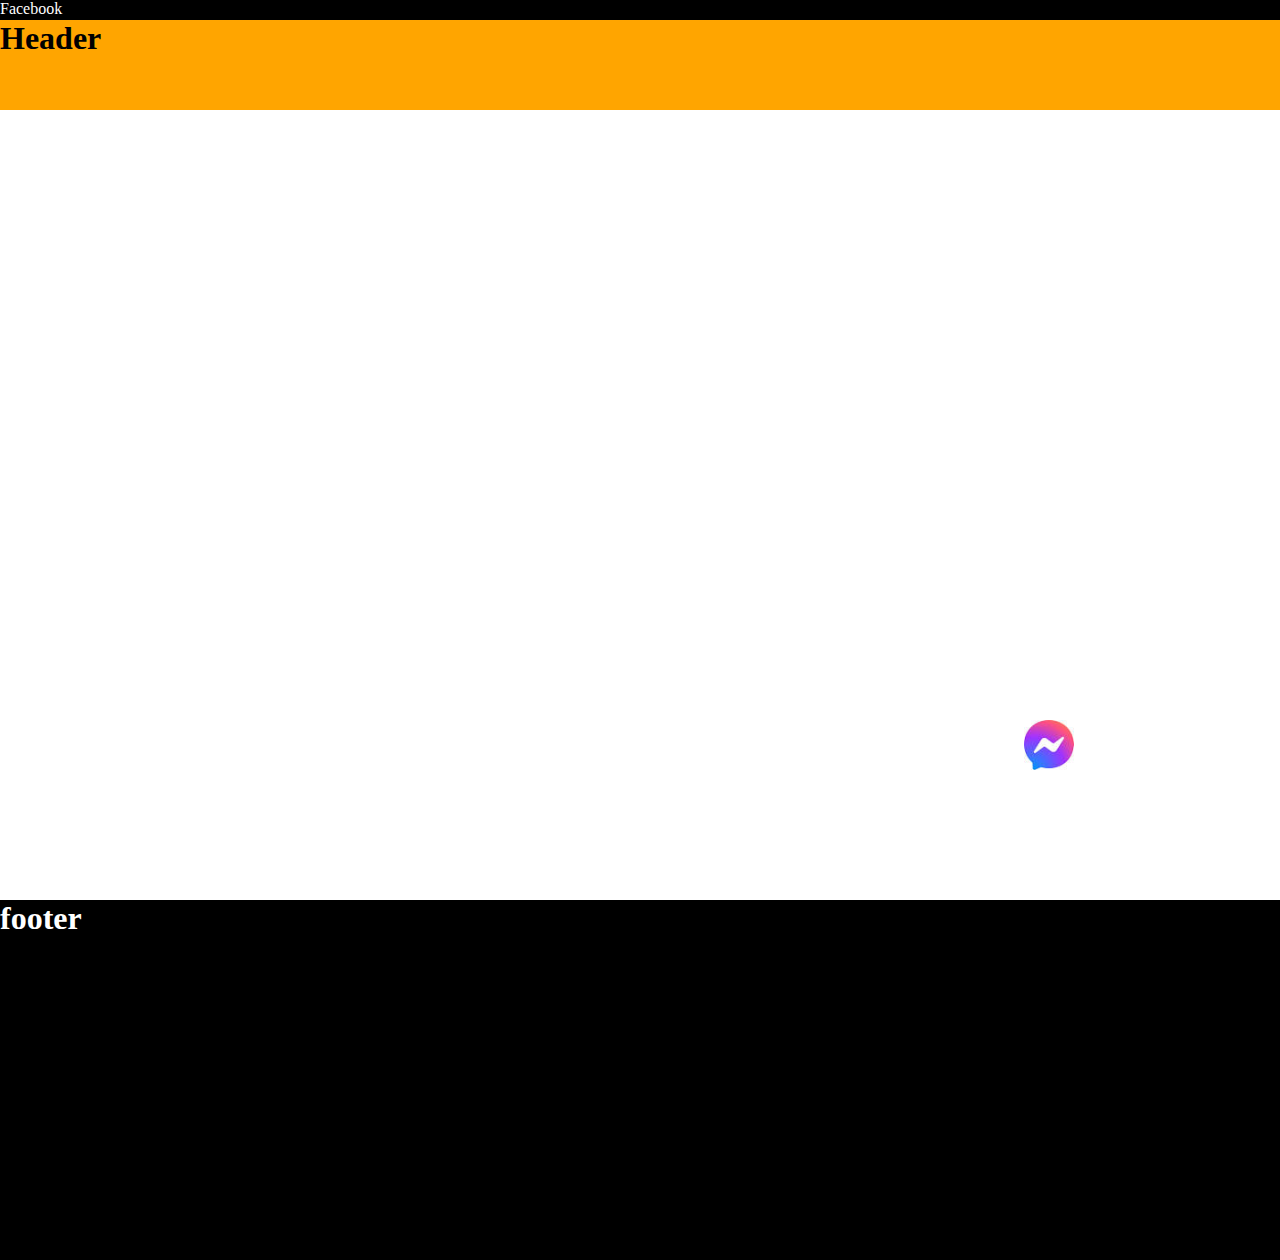
<file: second/example.html>
<!DOCTYPE html>
<html lang="en">
<head>
    <meta charset="UTF-8">
    <meta name="viewport" content="width=device-width, initial-scale=1.0">
    <title>Document</title>
    <style> 
    body{
        margin: 0px;
        height: 140vh;
        position: relative;
    }
    img{
        width: 50px;
        height: 50px;
        position:fixed;
        top:80vh;
        left: 80vw;
    }
    p{
        margin:0;
    }
    h1{
        margin:0;
    }
        .header{
            width: 100%;
            height:10vh;
            position:sticky;
            top: 0;
            background-color: orange;
        }
        .fi{
            color:white;
            background-color: black;
            height: 20px;
        }
        .footer{
            background-color: black;
            height: 40vh;
            width: 100%;
            position: absolute;
            top: 100vh;
            color: white;
        }
    </style>
</head>
<body >
    <div class="fi"><p>Facebook</p></div>
    <div class="header"><h1>Header</h1></div>
        <div class="footer"><h1>footer</h1></div>
        <img src="messenger.jpeg" alt="">
</body>
</html>
</file>
<file: cv/style.css>
body{
    max-width: 960px;
}
.header ,  .header-sec2{
    display: flex;
    align-items: center;
    justify-content: space-between;
}
.Picture , .logo{
    display: flex;
    align-items: center;
    justify-content: center;
    font-family: cursive;
}
.logo img{
    height: 40px;
    width: 50px;
}
.header-sec2{
    font-size: 14px;
    gap: 10px;
}
button{
    background-color: transparent;
    border: none;
}
.menuBar{
    padding: 0px 5px;
}
.profile {
    display: flex;
    align-items: center;
    justify-content: center;
    width:250px;
    height: 250px;
    object-fit: cover;
}
.profile img{
    box-shadow: 0px 10px 0px 10px rgb(196, 196, 196);
    border: 4px solid white;
}
@media (max-width:420px){
    .header-sec2{
        display: none;
    }
}
</file>
<file: gogo/gogo.css>
* {
  margin: 0;
  padding: 0;
}

body {
  display: flex;
  flex-direction: column;
  width: 100%;
  align-items: center;
  font-family: Helvetica Neue, sans-serif, Arial;
}
.container{
  width: 90%;
  max-width: 1200px;
  margin: 25px auto;
  display: flex;
  flex-direction: column;
  padding: 0px 30px;
}
.bigSection1 {
  display: flex;
  width: 100%;
  flex-direction: column;
  justify-content: center;
  align-items: center;
  background: linear-gradient(white, rgb(243, 245, 246));
}
.bigSection1 .container {
  width: 100%;
  padding: 0;
  margin: 0 auto;
  display: flex;
  flex-direction: column;
  justify-content: center;
  align-items: center;
}

img {
  border-radius: 5px;
}

.header {
  margin: 0px auto;
  width: 100%;
  display: flex;
  justify-content: space-between;
  align-items: center;
  max-width: 1200px;
}
.headerB {
  margin: 30px auto;
  width: 100%;
  display: flex;
  justify-content: space-between;
  align-items: center;
  max-width: 1200px;
}

#headerSec1 {
  width: 70%;
  display: flex;
  flex-direction: row;
  justify-content: space-between;
  align-items: center;
  gap: 20px;
}

#headerSec2 {
  display: flex;
  flex-direction: row;
  justify-content: space-around;
  align-items: center;
}

.logo {
  width: 120px;
  height: 50px;
}

button {
  background-color: white;
  border: none;
}

.searchIcon {
  width: 40px;
  height: 40px;
}

.but1 {
  width: 70%;
  display: flex;
  justify-content: space-around;
}

.but2 {
  width: 90px;
  height: 50px;
  display: flex;
  justify-content: center;
  align-items: center;
}

.header h3 {
  font-size: 18px;
}

.view {
  display: flex;
  align-items: center;
}

.redDot {
  border: 5px solid;
  border-color: red;
  border-radius: 50%;
  height: 0;
  width: 0;
}

.boxHeaderIn {
  margin: 5px;
  display: flex;
  justify-content: end;
  align-items: center;
}

.boxHeader {
  text-align: right;
  width: 90px;
  height: 70px;
}
.boxHeader p{
  font-size: 12px;
}
.hidden-menu{
  display: none;
}

.downMenu {
  height: 15px;
  width: 15px;
}

.headerSec2Img {
  width: 20px;
  height: 20px;
}

.Sec1 {
  font-family: Helvetica Neue, sans-serif, Arial;

  background-color: rgb(232, 227, 227);
  display: flex;
  height: 420px;
  max-width: 1200px;
  border-radius: 10px;
  background: linear-gradient(90deg in oklab, rgb(243, 245, 246), white);
}

.sec1text {
  margin: 40px 40px;
  display: flex;
  flex-direction: column;
  justify-content: space-around;
  width: 50%;
}

.sec1Button {
  width: 100px;
  height: 40px;
  color: white;
  border-radius: 20px 20px;
  background: linear-gradient(90deg in oklab,
      rgb(207, 8, 8),
      rgb(244, 126, 15));
}

.sec1Button:hover {
  width: 120px;
  transition: 1s ease-in-out;
}

.shareButton:hover .rote {
  transform: rotate(45deg) scale(1.13);
  transition: all 0s;
}

.shareButton {
  width: 50px;
  height: 30px;
  background-color: #f0efef;
  border-radius: 20px 20px;
  display: flex;
  justify-content: space-around;
  align-items: center;
}

.shareButton:hover {
  transform: scale(1.2);
  background-color: white;
  transition: all 0.4s ease-in-out;
  width: 70px;
}

.Icon {
  width: 30px;
  height: 30px;
}

.sec1photo {
  border-radius: 5px;
  width: 50%;
  overflow: hidden;
  position: relative;
}

.sec1photo:hover .blacky {
  visibility: visible;
}

.sec1photo img {
  width: 100%;
  height: 200px;
}

.newsPhotBox {
  width: 100%;
  border-radius: 5px;
  height: 200px;
  position: relative;
  overflow: hidden;
}

.newsPhoto {
  border-radius: 5px;
  height: 200px;
  width: 100%;
  overflow: hidden;
}

.sec1photo:hover img {
  transform: scale(1.02);
  transition: 0.4s ease-in-out;
}

.hidden-part{
  width: 100%;
  display: none;
}
.hidden-top{
  width: 100%;
  display: flex;
  overflow: scroll;
  scrollbar-width: none;
}
.hidden-bottom{
  display: flex;
  color: white;
  width: 100%;
}
.hide{
  color: white;
  position: relative;
  width: 100%;
  height: 300px;
  flex-shrink: 0;
  display: flex;
  flex-direction: column;
  justify-content: end;
}
.hide-img{
  position: absolute;
  width: 100%;
  height: 100%;
  z-index: -1;
  top: 0;
  bottom: 0;
}
.hide-text{
  width: 90%;
  margin: 20px auto;
}
.hide .sec1Button:hover{
  transform: scale(1.1);
}
.hidden-bottom button{
  width: 33.33%;
  color: white;
  background-color: rgb(29, 29, 29) ;
  display: flex;
  align-items: center;
  justify-content: center;
  gap: 5px;
}

.Sec2 {
  margin-top: 40px;
  max-width: 1200px;
  height: 400px;
  display: flex;
  justify-content: space-around;
  gap: 20px;
}

a {
  text-decoration: none;
  color: gray;
  display: flex;
  align-items: center;
}

i {
  color: gray;
}

.Sec2SmallNews {
  width: 26%;
  border-radius: 5px;
  overflow: hidden;
  position: relative;
}
.Sec2SmallNews img{
  width: 100%;
}

.Sec2SmallNews:hover .blacky {
  visibility: visible;
  cursor: pointer;
}

.Sec2SmallNews:hover img {
  transform: scale(1.05);
  transition: 0.4s ease-in-out;
}

.newsFoot {
  display: flex;
  height: 40px;
  align-items: center;
  justify-content: start;
  gap: 20px;
}

.timeIcon {
  height: 20px;
  width: 20px;
}

.gogoStory {
  width: 100%;
  margin: 0px auto;
  color: white;
  display: flex;
  flex-direction: column;
  overflow: hidden;
}


.Story {
  flex-shrink: 0;
  width: 15.8%;
  height: 300px;
  display: flex;
  flex-direction: column;
  justify-content: space-between;
  overflow: hidden;
  position: relative;
  border-radius: 5px;
}

.StoryHead {
  display: flex;
  align-items: end;
  margin: 20px 0;
}

.storyPhoto {
  width: 100%;
  height: 100%;
  object-fit: cover;
  position: absolute;
  z-index: -1;
  border-radius: 5px;
}

.storyText {
  height: 40px;
  margin: 15px;
  overflow: hidden;
  text-align: center;
}

.GPhoto {
  width: 35px;
  height: 35px;
  margin: 15px;
}

.seen {
  color: white;
}

.StorySeen {
  margin: 15px;
  display: flex;
  gap: 5px;
}

.storyFoot {
  background: linear-gradient(rgba(45, 45, 46, 0.3),
      rgba(9, 9, 28, 0.3),
      rgba(0, 0, 0, 0.3));
  border-radius: 10px;
}

.Story:hover .storyPhoto {
  transform: scale(1.1);
  transition: 0.4s ease-in;
}

.Story:hover .storyText {
  height: auto;
}

.bigSection3 {
  width: 100%;
  margin: 0px auto;
  display: flex;
  gap: 50px;
}
.bigSection3 .container{
  display: flex;
  flex-direction: row;
}
.Today {
  width: 70%;
}

.Sec3Head {
  display: flex;
  gap: 10px;
}

.Sec3Body {
  width: 95%;
  display: flex;
  flex-direction: column;
  margin-top: 30px;
  gap: 30px;
}

.Sec3News {
  width: 100%;
  color: black;
  display: flex;
  justify-content: space-around;
  gap: 10px;
}

.HighlightNews {
  width: 30%;
  margin: 0 auto;
  border-left: rgb(167, 167, 167) solid 1px;
}

.blue-box {
  color: #007aff;
  height: 60px;
  display: flex;
  flex-direction: column;
  justify-content: space-between;
  align-items: center;
}

.gray-box {
  color: #efefef;
  margin-top: 20px;
  height: 40px;
  display: flex;
  flex-direction: column;
  justify-content: end;
  gap: 2px;
  align-items: center;
}

.gray-box:hover p {
  color: #007aff;
  transition: all 0.5s;
}

.gray-box:hover .chop {
  background-color: #007aff;
  transition: all 0.5s;
}

.chopBlue {
  width: 110px;
  height: 7px;
  background-color: #007aff;
  border-radius: 3.5px;
}

.chop {
  width: 100px;
  height: 7px;
  background-color: #efefef;
  border-radius: 3.5px;
}

.menu {
  width: 30px;
  height: 30px;
  background-color: #efefef;
  margin-top: 30px;
  display: flex;
  flex-direction: column;
  gap: 2px;
  justify-content: center;
  align-items: center;
  border-radius: 5px;
}

.menu:hover {
  background-color: #007aff;

  transition: all 0.5s;
}

.menu:hover svg {
  stroke: white;
  transition: all 0.5s;
}

.Sec3News-img {
  width: 40%;
  height: 150px;
  border-radius: 5px;
  position: relative;
  overflow: hidden;
}

.Sec3News-img img {
  width: 100%;
  height: 100%;
}

.Sec3News:hover img {
  transform: scale(1.1);
  transition: all 0.5s ease-in;
}

.Sec3News-img:hover .blacky,img {
  visibility: visible;
  cursor: pointer;
}
.Sec3News-Text{
  display: flex;
  width: 80%;
  flex-direction: column;
  justify-content: space-around;
}
.Sec3News p{
  font-size: 14px;
}
.More{
  background-color: rgb(241, 241, 241);
  display: flex;
  justify-content: center;
  width: 100%;
  padding: 20px 0;
  margin: 10px auto;
  gap: 10px;
  border: rgb(214, 214, 214) solid 0.5px;
  border-radius: 10px;
  transition: all 0.1s ease-in-out;
}
.More:hover{
  background-color: white;
  color: #0e70ee;
}
.addvertisement{
  display: none;
  height:auto ;
  width: auto;
  border-top: dashed rgb(176, 176, 176);
  color: gray;
}
.addvertisement img{
  height:100% ;
  width: 100%;
}

.VoteSection{
  background-color: #007aff;
  color: white; 
  display: flex;
  flex-direction: column;
  justify-content: space-around;
  gap: 20px;
  padding: 20px;
}
.VoteSection b{
  font-size: 16px;
}
.voteTable{
  display: flex;
  flex-direction: column;
}
.vote{
  display: flex;
  gap: 20px;
  justify-content: space-between;
}

.size{
  display: flex;
  align-items: center;
  gap: 5px;
}
.size img{
  height: 30px;
}
label{
  background: rgba(192, 223, 255, .5411764705882353);
  color: #fff;
    font-weight: 700;
    display: block;
    border: 1px solid #0e70ee;
    border-bottom: none;
    padding: 15px 10px;
    width: 80%;
}
label:hover{
  background-color: #0658af;
}

.Highlighthead{
  display: flex;
  justify-content: start;
  align-items: center;
}
.HighlightBody{
  margin: 20px auto;
  display: flex;
  flex-direction: column;
  align-items: center;
}
.Highlight{
  width: 80%;
  display: flex;
  flex-direction: column;
  justify-content: space-around;
}
.Photo{
  position: relative;
  overflow: hidden;
  border-radius: 5px;

}
.Photo:hover .newsPhoto{
  transform: scale(1.1);
  transition: all 0.5s;
}
.Photo:hover .blacky{
  visibility: visible;
}
.trendNews{
  background: rgba(246, 246, 234, 0.541);
  padding-bottom: 50px;
  display: flex;
  flex-direction: column;
  align-items: center;
}
.trendHead{
  margin: 20px;
  display: flex;
  align-items: center;
}
.trendHead img{
  width: 30px;
}
.trendBody{
  width: 90%;
  display: flex;
  flex-direction: column;
  margin: 0 auto;
  overflow: hidden;
}
.trendBody h1{
  color: red;
  font-size: 50px;
  font-weight: 600;
}
.trend{
  padding: 30px 20px;
  width: 90%;
  display: flex;
  justify-content: space-around;
  gap: 10px;
  border-bottom: rgb(222, 219, 219) dashed 1px;
}
.trend p{
  font-size: 14px;
}
.trend:hover{
  transform: scale(1.01);
  transition: all 0.1s ease-in-out;
}

.sec4Head{
  display: flex;
  align-items: center;
}
.sec4Body{
  color: white;
  display: flex;
  gap: 10px;
}

.sec4Part1{
  width: 50%;
  position: relative;
  height: 45vh;
  overflow: hidden;
  display: flex;
  flex-direction: column;
  justify-content: end;
  border-radius: 5px;
}
.sec4Part2{
  width: 50%;
  justify-content: center;
  display: flex;
  flex-wrap: wrap;
  gap: 10px;
}
.Bgroung{
  position: absolute;
  width: 100%;
  height: 100%;
  border-radius: 5px;
  background:linear-gradient(rgba(0, 0, 0 ,0),rgba(0 ,0 ,0 ,0.5));
  z-index: -1;
  top: 0;
  bottom: 0;
}
.sec4Part1 img , .part2 img{
  width: 100%;
  height: 100%;
  position: absolute;
  top: 0;
  bottom: 0;
  z-index: -1;
}
.sec4Part1:hover img{
  transform: scale(1.1);
  transition: all 0.4s ease-in-out;
}
.bigSection4 span , .hevMayg span{
  width: fit-content;
  padding: 5px 10px ;
  border-radius: 5px;
  background-color: #407ce8;
  color: white;
}
.del{
  display: flex;
  align-items: center;
  margin: 20px;
}
.sec4Part1:hover svg{
transform: translate(10px);
transition: all .4s ease-in-out;
}
.sec4Part1:hover .sec4Text{
  opacity: 0.6;
}
.sec4Text{
  width: 90%;
  margin: 10px auto;
  display: flex;
  flex-direction: column;
  gap: 10px;
}
hr{
  width: 100%;
  margin: 0px auto;
}
.part2{
  width: 48%;
  height: 49%;
  position: relative;
  display: flex;
  flex-direction: column;
  justify-content: end;
  overflow: hidden;
  border-radius: 5px;
}
.part2Text{
  width: 80%;
  margin: 20px auto;
  display: flex;
  flex-direction: column;
  gap: 10px;
}
.part2 p{
  height: 35px;
  overflow: hidden;
  font-size: 14px;
}
.part2 span{
  font-size: 12px;
}
.part2:hover img{
  transform: scale(1.1);
  transition: all 0.4s ease-in-out;
}
.part2:hover .part2Text{
  opacity: 0.8;
}
.part2:hover p{
  height: auto;
  transition: all 0.4s ease-in-out;
}

.headers{
  display: flex;
  align-items: center;
  gap: 10px;
}
.bodies{
  width: 100%;
  margin: 10px 0;
  display: flex;
  gap: 10px;
  overflow: scroll;
  scrollbar-width: none;
}
.part{
  width: 24%;
  height: fit-content;
  border: gray 1px solid;
  border-radius: 5px;
  overflow: hidden;
  flex-shrink: 0;
}
.part-img{
  height:fit-content;
  color: white;
  overflow: hidden;
  position: relative;
}
.part-img img{
  width: 100%;
  border-radius: 0;
}
.part p{
  width: 90%;
  margin: 0px auto;
  padding: 10px 0;
}
.part .newsFoot{
 width: 90%;
 margin: 0 auto;
 border-top: rgb(219, 219, 219) solid 1px;
}
.part .newsFoot p{
  border:hidden;
  padding: 0;
}
.part:hover .part-text{
  background-color: rgb(240, 240, 240);
}
.part-img:hover img{
  transform: scale(1.1);
  transition: all 0.1s ease-in-out;
}

.technology , .comic , .hevMayg , .bigSection4{
  width: 100%;
}
.blacky{
  color: white;
  width: 100%;
  height: 100%;
  display: flex;
  align-items: center;
  justify-content: center;
  position: absolute;
  top: 0;
  bottom: 0;
  background-color: rgba(0, 0, 0, 0.4);
  visibility: hidden;
}
.part-img:hover .blacky{
  visibility: visible;
}
 
.comic .part{
  width: 49%;
}
.part-img img{
  height: 200px;
}
.part-text{
  height: 120px;
  display: flex;
  flex-direction: column;
  justify-content: space-between;
}
.comic .part-text{
  height: 100px;
}

.watch{
  width: 100%;
  padding: 30px 0;
  background-color: black;
  color: rgb(181, 181, 181);
}
.watch .container{
  max-width: 1200px;
}
.watch .headers{
  color: white;
}
.watch-body{
  margin: 10px 0;
  display: flex;
  flex-wrap: wrap;
  justify-content: space-around;
}
.watch .part-img img{
  height: 180px;
  border-radius: 5px;
}
.watch .part-img {
  height: 180px;
  border-radius: 5px;
  position: relative;
}
.watch .part-img .watch-Icon{
  position: absolute;
  top: -10px;
  bottom: 0;
  left: 0;
  right: 0;
  height: 60px;
  width: 60px;
  z-index: 1;
}
.watch .part{
  width: 24%;
  border: none;
  font-size: 14px;
  margin-bottom: 50px;
}
.part .watch-text{
  width: 100%;
}
.watch .newsFoot{
  border: none;
  width: 100%;
}
.watch .part-text{
  height: 90px;
}
.watch:hover .part-text{
  background-color: transparent;
}
.part-img:hover .watch-Icon{
  transform: scale(1);
}

.footer{
  max-width: 1200px;
  margin: 20px 0;
}
.top-section{
  display: flex;
  justify-content: space-between;
  padding: 20px 0;
  border-bottom: 1px solid rgb(185, 185, 185);
}
.info{
  display: flex;
  width: 80%;
  justify-content: end;
  flex-wrap: wrap;
  gap: 20px;
}
.info-box {
  display: flex;
  gap: 5px;
}
.info-box img{
  height: 20px;
  width: 20px;
}
.bottom-section{
  display: flex;
  justify-content: space-between;
  padding: 20px 0 ;
}
.links{
  display: flex;
  gap: 10px;
}
.links svg{
  opacity: 0.3;
}
svg:hover{
  opacity: 1;
}

@media (max-width:1200px) {
  .but2 , .but1 ,  .Sec1 , .HighlightNews , .trendNews , .Sec3Head , .Sec2 {
    display: none;
  }
  .bigSection1{
    background: none;
  }
  .bigSection1 .container {
    align-items: start;
  }
  .hidden-menu{
    display: flex;
    justify-content: center;
    align-items: center;
    border-left: solid 1px rgb(187, 187, 187);
    padding: 10px;
    height: 42px;
    width:30px;
  }
  .VoteSection{
    order:-1;
  }
  .order-top{
    order: -3;
  }
  .order-bottom{
    order: -2;
  }
  .header{
  margin: 0px auto;
  }
  .headerB{
    padding: 5px;
    width: 25%;
    margin: 0;
    gap: 10px;
  }
  .logo{
  width: 60px;
  height: 30px;
  }
  #headerSec2{
    gap: 5px;
  }
  .boxHeader{
    border: 1px solid rgb(178, 176, 176);
    display: flex;
    flex-direction: column;
    align-items: center;
    justify-content: center;
    border-radius: 5px;
    font-size: 8px;
  height: 50px;
  }
  .boxHeader h3{
    font-weight: 400;
  }
  .boxHeaderIn{
    margin: 0;
  }
  .hidden-part{
    display: block;
  }
  .StoryBody{
    width: 100%;
  }
  .Today{
    width: 100%;
  }
  .Sec3Body{
    width: 100%;
  }
  .addvertisement{
  display: block;
  order: -3;
  }
  .Story , .part{
    width: 32.5%;
  }
  .watch .part{
    width: 49%;
  }
  .part-img{
    height:50%;
  }
  .part-text{
    font-size: 14px;
    font-weight: 500;
  }
  .bigSection4 .sec4Body{
    flex-direction: column;
    align-items: center;
  }
  .bigSection4 .container{
    width: auto;
  }

  .sec4Part1{
    width: 60%;
    height: 40vw;
  }
  .sec4Part2 {
    width: 90%;
  }
  .part2{
    height: 25vh;
  }
}
@media (max-width:640px){
  .Story , .part{
    width: 48%;
  }
  .comic .part{
    width: 98%;
  }
  .sec4Body{
    gap: 20px;
  }
  .boxHeader{
    width: 80px ;
  }
  .sec4Part1{
    width: 70%;
    height: 40vh;
  }
  .sec4Part2 {
    width: 70%;
    gap: 20px;
  }
  .part2{
    width: 100%;
    height: 25vh;
  }
  .watch .part{
    width: 80%;
  }
  .part-text{
    font-size: 12px;
  }
  .top-section{
    flex-direction: column;
    align-items: center;
    gap: 10px;
  }
  .info{
    justify-content: center;
  }
  .bottom-section{
    flex-direction: column;
    align-items: center;
  }
  .bigSection3 p{
    display: none;
  }
  .VoteSection p , .addvertisement p{
    display: block;
  }
  .newsFoot p{
    display: block;
  }
  .bigSection3 h3{
    font-weight: 400;
    font-size: 18px;
    color: rgb(19, 19, 19);
  }
}
</file>
<file: mission/mission.css>
body{
    background-color: rgb(42, 43, 51);
    display: flex;
    align-items: center;
    justify-content: center;
}
.centered{
    display: flex;
    align-items: center;
    justify-content: center;
}
.out{
    width: 200px;
    height: 200px;
    background-color: rgb(52, 65, 69);
    box-shadow: 0px 0px 6px 8px rgba(0, 0, 0, 0.7);
}
.gear{
    background-color: rgb(8, 14, 14);
    width: 160px;
    height: 160px;
    border: 1px rgb(125, 178, 178) solid ;
    opacity: 0.8;
    /* box-shadow: 0px 0px 3px 4px rgba(121, 228, 245, 0.7); */
}
.round{
    border-radius: 50%;
}
.third{
    width: 150px;
    height: 150px;
    background-color: white;
    box-shadow: 0px 0px 3px 1px rgb(76, 255, 255);
    overflow: hidden;
    position: relative;
}
.fourth{
    height: 200px;
    width: 20px;
    background-color: rgb(23, 58, 75);
    position: absolute;
    z-index: 0;
    animation: turn2 5s infinite linear;
}
.snd{
    transform: rotate(45deg);
}
.trd{
    transform: rotate(90deg);
}
.fth{
    transform: rotate(-45deg);
}
.fifth{
    height: 120px;
    width: 120px;
    background-color:rgb(23, 58, 75);
    z-index: 1;
    box-shadow: 0px 0px 4px 3px rgb(76, 255, 255);
}
.sixth{
    height: 85px;
    width: 85px;
    background-color: white;
}
.shadowBox{
    height: 75px;
    width: 75px;
    box-shadow: 0px 0px 10px 6px rgb(76, 255, 255);
    background-color: white;
}
.seven{
    background-color: rgb(23, 58, 75);
    height: 60px;
    width: 60px;
    box-shadow: 0px 0px 5px 1px rgb(76, 255, 255);
}
.e8{
    height: 55px;
    width: 55px;
    background-color: white;
}
.n9{
    height: 45px;
    width: 45px;
    box-shadow: 0px 0px 10px 4px rgb(76, 255, 255);
    background-color: white;
    filter: blur(2px);
    -webkit-filter: blur(2px);
}
@keyframes turn{
    0%{
        rotate:0deg;
    }
    10%{
        rotate:36deg;
    }
    20%{
        rotate:72deg; 
    }
    30%{
        rotate:108deg;
    }
    40%{
        rotate:144deg;
    }
    50%{
        rotate:180deg;
    }
    60%{
        rotate:216deg;
    }
    70%{
        rotate:252deg;
    }
    80%{
        rotate:288deg;
    }
    90%{
        rotate:214deg;
    }
    100%{
        rotate:360deg;
    }
}
@keyframes turn2{
    to{
    rotate:1000deg;
    }
}
</file>
<file: javascript/fourInARow/index.css>
body {
    margin: 0;
    background-color: #eee;
}
.board {
    display: grid;
    grid-template-columns: repeat(7, 1fr);
    grid-gap: 5px;
    width: 850px;
    padding: 10px;
    background-color: #0039a6;
    border: 2px solid #318CE7;
    border-radius: 15px;
    margin: 20px auto;
    box-sizing: border-box;
    position: relative;
}
 
.slot {
    width: calc((800px - 5px * 6) / 7);
    height: calc((800px - 5px * 6) / 7);
    background-color: white;
    border-radius: 50%;
    border: 2px solid #318CE7;
    box-sizing: border-box;
    position: relative;
}
 
.disc {
    width: 110px;
    height: 110px;
    border-radius: 50%;
    border: 2px solid black;
    background-color: purple;
    position: absolute; /* For the falling effect */
    transition: top 0.5s ease-in; /* Smooth transition for the falling effect */
}
 
.redDisc {
    border: 3px solid #AA0000;
    background-color: #D2122E;
}
 
.yellowDisc {
    background-color: #F0E68C;
    border: 3px solid #FFFF00;
}
.red{
    border: 3px solid #AA0000;
    background-color: #D2122E;
}
.yellow{
    background-color: #F0E68C;
    border: 3px solid #FFFF00;
}
.emptySlot{
    background-color: white;
    border: 2px solid #318CE7;
 
}
 
/* Controls for selecting the discs */
.controls {
    display: flex;
    justify-content: center;
    gap: 20px;
    margin-bottom: 20px;
}
.win-message {
    color: black;
    font-size: 24px;
    font-family: Gill Sans, sans-serif;
    text-align: center;
    margin-top: 10px;
  }
  
.controls div {
    display: flex;
    align-items: center;
    gap: 5px;
}
 
.container {
    margin: auto;
    display: flex;
    flex-direction: column;
    justify-content: center;
    align-items: center;
    width: fit-content;
}
 
 
 
 
.Title {
    display: flex;
    width: fit-content;
    background: linear-gradient(to right, #eea2a2 0%, #bbc1bf 19%, #57c6e1 42%, #b49fda 79%, #7ac5d8 100%);
    background-size: 200% 200%;
    animation: anime 1s infinite alternate;
}
 
.Title_text {
    font-size: 5rem;
    font-family: Arial;
    font-weight: 600;
    color: #fff;
 
}
 
.h3 {
    text-align: center;
    position: absolute;
    bottom: 20px;
    width: 100%;
    font-size: 24px;
    color: #333;
}
@keyframes anime {
    0% {
        background-position: 0% 0%;
    }
 
    100% {
        background-position: 100% 0%;
    }
}
 
.reset_button {
    padding: 10px;
    margin: auto;
    display: flex;
    justify-content: center;
 
}
</file>
